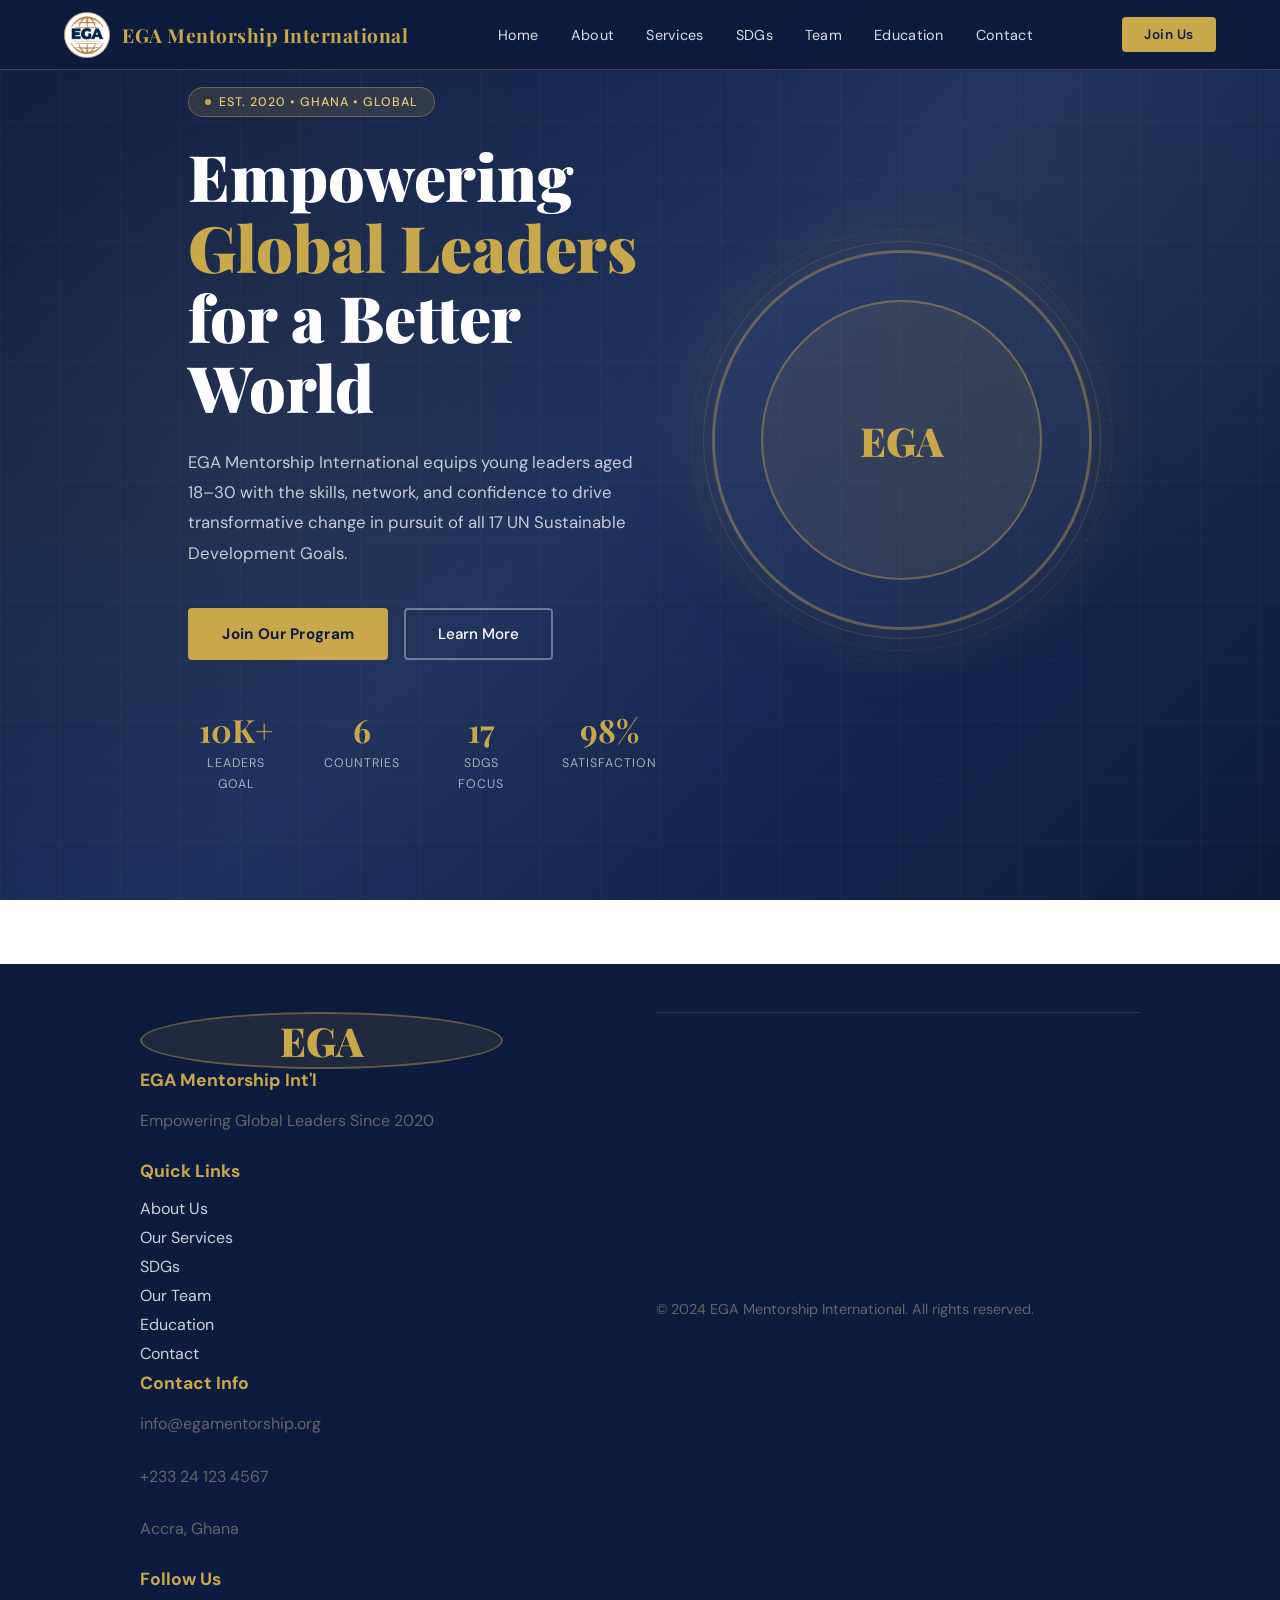
<file: index.html>
<!DOCTYPE html>
<html lang="en">
<head>
<meta charset="UTF-8">
<meta name="viewport" content="width=device-width, initial-scale=1.0">
<title>EGA Mentorship International | Empowering Global Leaders</title>
<link href="https://fonts.googleapis.com/css2?family=Playfair+Display:wght@400;600;700;900&family=DM+Sans:wght@300;400;500;600&display=swap" rel="stylesheet">
<link rel="stylesheet" href="styles.css">
</head>
<body>

<!-- NAVIGATION -->
<nav>
  <div class="nav-logo">
    <img src="ega.jpg" alt="EGA Logo" onerror="this.style.display='none'">
    <span>EGA Mentorship International</span>
  </div>
  <ul class="nav-links">
    <li><a href="index.html">Home</a></li>
    <li><a href="about.html">About</a></li>
    <li><a href="services.html">Services</a></li>
    <li><a href="sdgs.html">SDGs</a></li>
    <li><a href="team.html">Team</a></li>
    <li><a href="education.html">Education</a></li>
    <li><a href="contact.html">Contact</a></li>
  </ul>
  <a href="contact.html" class="nav-cta">Join Us</a>
  <div class="hamburger" onclick="toggleMenu()"><span></span><span></span><span></span></div>
</nav>

<!-- HERO -->
<section id="home">
  <div class="hero-bg"></div>
  <div class="hero-grid"></div>
  <div class="hero-content">
    <div class="hero-text">
      <div class="hero-badge">Est. 2020 &bull; Ghana &bull; Global</div>
      <h1 class="hero-title">
        Empowering<br><span class="accent">Global Leaders</span><br>for a Better World
      </h1>
      <p class="hero-sub">EGA Mentorship International equips young leaders aged 18–30 with the skills, network, and confidence to drive transformative change in pursuit of all 17 UN Sustainable Development Goals.</p>
      <div class="hero-actions">
        <a href="contact.html" class="btn-primary">Join Our Program</a>
        <a href="about.html" class="btn-outline">Learn More</a>
      </div>
      <div class="hero-stats">
        <div class="stat-item"><span class="stat-num">10K+</span><span class="stat-label">Leaders Goal</span></div>
        <div class="stat-item"><span class="stat-num">6</span><span class="stat-label">Countries</span></div>
        <div class="stat-item"><span class="stat-num">17</span><span class="stat-label">SDGs Focus</span></div>
        <div class="stat-item"><span class="stat-num">98%</span><span class="stat-label">Satisfaction</span></div>
      </div>
    </div>
    <div class="hero-logo-side">
      <div class="logo-circle">
        <img src="[data-uri]" alt="EGA MI Logo" onerror="this.outerHTML='<div style=\'width:75%;height:75%;background:rgba(201,168,76,0.1);border-radius:50%;border:2px solid rgba(201,168,76,0.4);display:flex;align-items:center;justify-content:center\'><span style=\'color:var(--gold);font-family:Playfair Display,serif;font-size:2.5rem;font-weight:900\'>EGA</span></div>'">
      </div>
    </div>
  </div>
</section>

<!-- FOOTER -->
<footer>
  <div class="container">
    <div class="footer-content">
      <div class="footer-section">
        <div class="footer-logo">
          <img src="[data-uri]" alt="EGA Logo" onerror="this.outerHTML='<div style=\'width:75%;height:75%;background:rgba(201,168,76,0.1);border-radius:50%;border:2px solid rgba(201,168,76,0.4);display:flex;align-items:center;justify-content:center\'><span style=\'color:var(--gold);font-family:Playfair Display,serif;font-size:2.5rem;font-weight:900\'>EGA</span></div>'">
          <h3>EGA Mentorship Int'l</h3>
          <p>Empowering Global Leaders Since 2020</p>
        </div>
        <div class="footer-links">
          <h4>Quick Links</h4>
          <ul>
            <li><a href="about.html">About Us</a></li>
            <li><a href="services.html">Our Services</a></li>
            <li><a href="sdgs.html">SDGs</a></li>
            <li><a href="team.html">Our Team</a></li>
            <li><a href="education.html">Education</a></li>
            <li><a href="contact.html">Contact</a></li>
          </ul>
        </div>
        <div class="footer-contact">
          <h4>Contact Info</h4>
          <p><i class="fas fa-envelope"></i> info@egamentorship.org</p>
          <p><i class="fas fa-phone"></i> +233 24 123 4567</p>
          <p><i class="fas fa-map-marker-alt"></i> Accra, Ghana</p>
        </div>
        <div class="footer-social">
          <h4>Follow Us</h4>
          <div class="social-links">
            <a href="#" class="social-link"><i class="fab fa-facebook-f"></i></a>
            <a href="#" class="social-link"><i class="fab fa-twitter"></i></a>
            <a href="#" class="social-link"><i class="fab fa-linkedin-in"></i></a>
            <a href="#" class="social-link"><i class="fab fa-instagram"></i></a>
          </div>
        </div>
      </div>
      <div class="footer-bottom">
        <p>&copy; 2024 EGA Mentorship International. All rights reserved.</p>
      </div>
    </div>
  </div>
</footer>

<script>
function toggleMenu() {
  const navLinks = document.querySelector('.nav-links');
  navLinks.classList.toggle('active');
}
</script>

</body>
</html>
</file>
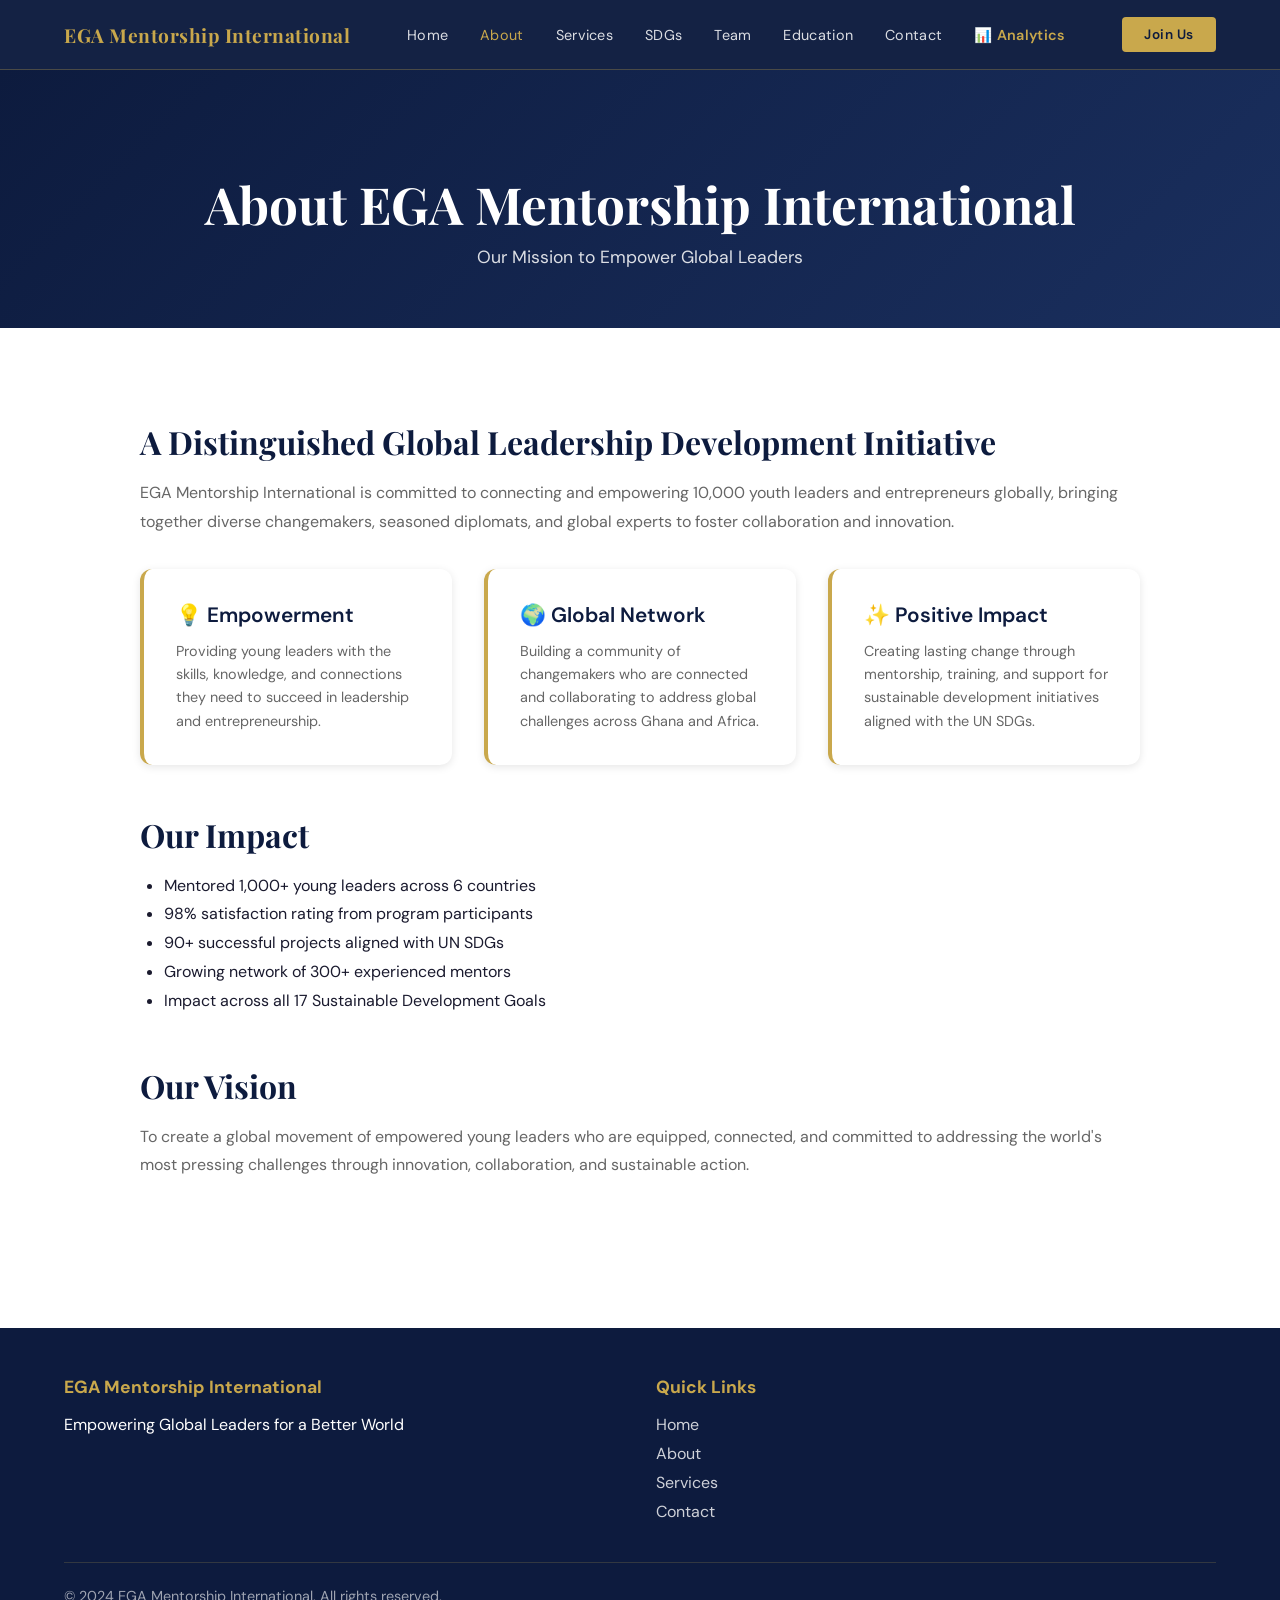
<file: about.html>
<!DOCTYPE html>
<html lang="en">
<head>
<meta charset="UTF-8">
<meta name="viewport" content="width=device-width, initial-scale=1.0">
<title>About | EGA Mentorship International</title>
<link href="https://fonts.googleapis.com/css2?family=Playfair+Display:wght@400;600;700;900&family=DM+Sans:wght@300;400;500;600&display=swap" rel="stylesheet">
<link rel="stylesheet" href="styles.css">
</head>
<body>

<!-- NAVIGATION -->
<nav>
  <div class="nav-logo">
    <span>EGA Mentorship International</span>
  </div>
  <ul class="nav-links">
    <li><a href="home.html">Home</a></li>
    <li><a href="about.html" class="active">About</a></li>
    <li><a href="services.html">Services</a></li>
    <li><a href="sdgs.html">SDGs</a></li>
    <li><a href="team.html">Team</a></li>
    <li><a href="education.html">Education</a></li>
    <li><a href="contact.html">Contact</a></li>
    <li><a href="analytics.html" style="color: #C9A84C; font-weight: 600;">📊 Analytics</a></li>
  </ul>
  <a href="contact.html" class="nav-cta">Join Us</a>
  <div class="hamburger" onclick="toggleMenu()"><span></span><span></span><span></span></div>
</nav>

<!-- PAGE HEADER -->
<section class="page-header">
  <h1>About EGA Mentorship International</h1>
  <p>Our Mission to Empower Global Leaders</p>
</section>

<!-- CONTENT -->
<section class="page-content">
  <div class="container">
    <h2>A Distinguished Global Leadership Development Initiative</h2>
    <p>EGA Mentorship International is committed to connecting and empowering 10,000 youth leaders and entrepreneurs globally, bringing together diverse changemakers, seasoned diplomats, and global experts to foster collaboration and innovation.</p>
    
    <div class="value-cards">
      <div class="value-card">
        <h3>💡 Empowerment</h3>
        <p>Providing young leaders with the skills, knowledge, and connections they need to succeed in leadership and entrepreneurship.</p>
      </div>
      <div class="value-card">
        <h3>🌍 Global Network</h3>
        <p>Building a community of changemakers who are connected and collaborating to address global challenges across Ghana and Africa.</p>
      </div>
      <div class="value-card">
        <h3>✨ Positive Impact</h3>
        <p>Creating lasting change through mentorship, training, and support for sustainable development initiatives aligned with the UN SDGs.</p>
      </div>
    </div>

    <h2 style="margin-top: 3rem;">Our Impact</h2>
    <ul style="line-height: 1.8; padding-left: 1.5rem;">
      <li>Mentored 1,000+ young leaders across 6 countries</li>
      <li>98% satisfaction rating from program participants</li>
      <li>90+ successful projects aligned with UN SDGs</li>
      <li>Growing network of 300+ experienced mentors</li>
      <li>Impact across all 17 Sustainable Development Goals</li>
    </ul>

    <h2 style="margin-top: 3rem;">Our Vision</h2>
    <p>To create a global movement of empowered young leaders who are equipped, connected, and committed to addressing the world's most pressing challenges through innovation, collaboration, and sustainable action.</p>
  </div>
</section>

<!-- FOOTER -->
<footer>
  <div class="footer-content">
    <div class="footer-section">
      <h3>EGA Mentorship International</h3>
      <p>Empowering Global Leaders for a Better World</p>
    </div>
    <div class="footer-section">
      <h4>Quick Links</h4>
      <ul>
        <li><a href="home.html">Home</a></li>
        <li><a href="about.html">About</a></li>
        <li><a href="services.html">Services</a></li>
        <li><a href="contact.html">Contact</a></li>
      </ul>
    </div>
  </div>
  <div class="footer-bottom">
    <p>&copy; 2024 EGA Mentorship International. All rights reserved.</p>
  </div>
</footer>

<script src="scripts.js"></script>
<script src="analytics.js"></script>
</body>
</html>
</file>
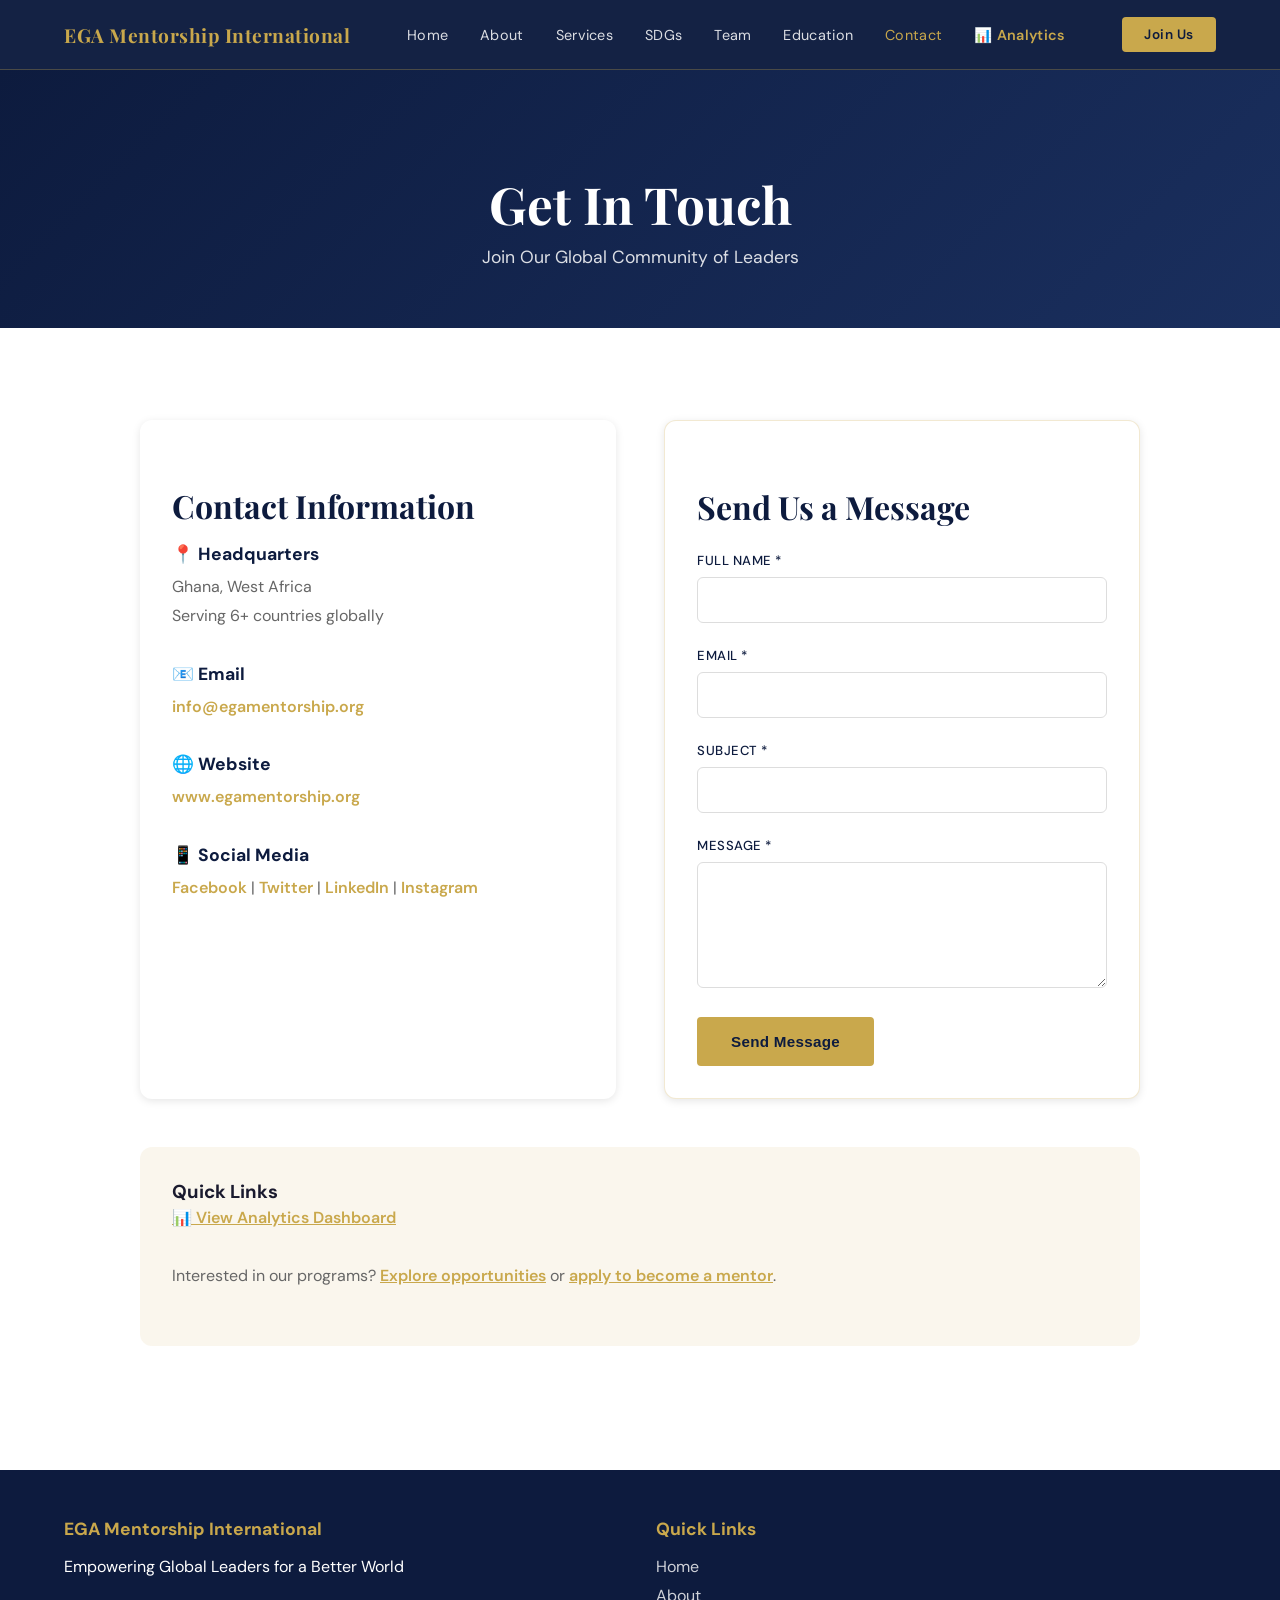
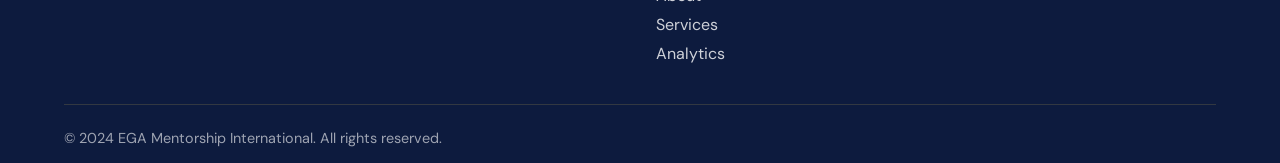
<file: contact.html>
<!DOCTYPE html>
<html lang="en">
<head>
<meta charset="UTF-8">
<meta name="viewport" content="width=device-width, initial-scale=1.0">
<title>Contact | EGA Mentorship International</title>
<link href="https://fonts.googleapis.com/css2?family=Playfair+Display:wght@400;600;700;900&family=DM+Sans:wght@300;400;500;600&display=swap" rel="stylesheet">
<link rel="stylesheet" href="styles.css">
</head>
<body>

<!-- NAVIGATION -->
<nav>
  <div class="nav-logo">
    <span>EGA Mentorship International</span>
  </div>
  <ul class="nav-links">
    <li><a href="home.html">Home</a></li>
    <li><a href="about.html">About</a></li>
    <li><a href="services.html">Services</a></li>
    <li><a href="sdgs.html">SDGs</a></li>
    <li><a href="team.html">Team</a></li>
    <li><a href="education.html">Education</a></li>
    <li><a href="contact.html" class="active">Contact</a></li>
    <li><a href="analytics.html" style="color: #C9A84C; font-weight: 600;">📊 Analytics</a></li>
  </ul>
  <a href="contact.html" class="nav-cta">Join Us</a>
  <div class="hamburger" onclick="toggleMenu()"><span></span><span></span><span></span></div>
</nav>

<!-- PAGE HEADER -->
<section class="page-header">
  <h1>Get In Touch</h1>
  <p>Join Our Global Community of Leaders</p>
</section>

<!-- CONTENT -->
<section class="page-content">
  <div class="container">
    <div class="contact-wrapper">
      <div class="contact-info">
        <h2>Contact Information</h2>
        <div class="info-item">
          <h4>📍 Headquarters</h4>
          <p>Ghana, West Africa<br>
          Serving 6+ countries globally</p>
        </div>
        <div class="info-item">
          <h4>📧 Email</h4>
          <p><a href="mailto:info@egamentorship.org">info@egamentorship.org</a></p>
        </div>
        <div class="info-item">
          <h4>🌐 Website</h4>
          <p><a href="https://www.egamentorship.org">www.egamentorship.org</a></p>
        </div>
        <div class="info-item">
          <h4>📱 Social Media</h4>
          <p>
            <a href="#">Facebook</a> | 
            <a href="#">Twitter</a> | 
            <a href="#">LinkedIn</a> | 
            <a href="#">Instagram</a>
          </p>
        </div>
      </div>

      <div class="contact-form">
        <h2>Send Us a Message</h2>
        <form>
          <div class="form-group">
            <label for="name">Full Name *</label>
            <input type="text" id="name" name="name" required>
          </div>
          <div class="form-group">
            <label for="email">Email *</label>
            <input type="email" id="email" name="email" required>
          </div>
          <div class="form-group">
            <label for="subject">Subject *</label>
            <input type="text" id="subject" name="subject" required>
          </div>
          <div class="form-group">
            <label for="message">Message *</label>
            <textarea id="message" name="message" rows="5" required></textarea>
          </div>
          <button type="submit" class="btn-primary">Send Message</button>
        </form>
      </div>
    </div>

    <div style="margin-top: 3rem; padding: 2rem; background: rgba(201,168,76,0.1); border-radius: 12px;">
      <h3>Quick Links</h3>
      <p>
        <a href="analytics.html" style="color: var(--gold); font-weight: 600; margin-right: 1rem;">📊 View Analytics Dashboard</a><br><br>
        Interested in our programs? <a href="home.html" style="color: var(--gold); font-weight: 600;">Explore opportunities</a> or 
        <a href="#" style="color: var(--gold); font-weight: 600;">apply to become a mentor</a>.
      </p>
    </div>
  </div>
</section>

<!-- FOOTER -->
<footer>
  <div class="footer-content">
    <div class="footer-section">
      <h3>EGA Mentorship International</h3>
      <p>Empowering Global Leaders for a Better World</p>
    </div>
    <div class="footer-section">
      <h4>Quick Links</h4>
      <ul>
        <li><a href="home.html">Home</a></li>
        <li><a href="about.html">About</a></li>
        <li><a href="services.html">Services</a></li>
        <li><a href="analytics.html">Analytics</a></li>
      </ul>
    </div>
  </div>
  <div class="footer-bottom">
    <p>&copy; 2024 EGA Mentorship International. All rights reserved.</p>
  </div>
</footer>

<style>
  .contact-wrapper {
    display: grid;
    grid-template-columns: 1fr 1fr;
    gap: 3rem;
    margin: 2rem 0;
  }

  .contact-info {
    background: white;
    padding: 2rem;
    border-radius: 12px;
    box-shadow: 0 2px 8px rgba(0,0,0,0.1);
  }

  .info-item {
    margin-bottom: 2rem;
  }

  .info-item h4 {
    color: var(--navy);
    margin-bottom: 0.5rem;
    font-size: 1.1rem;
  }

  .info-item p {
    color: #666;
    line-height: 1.8;
  }

  .info-item a {
    color: var(--gold);
    text-decoration: none;
    font-weight: 600;
  }

  .contact-form {
    background: white;
    padding: 2rem;
    border-radius: 12px;
    box-shadow: 0 2px 8px rgba(0,0,0,0.1);
  }

  .contact-form h2 {
    color: var(--navy);
    margin-bottom: 1.5rem;
    font-family: 'Playfair Display', serif;
  }

  .form-group {
    margin-bottom: 1.5rem;
  }

  .form-group label {
    display: block;
    margin-bottom: 0.5rem;
    color: var(--navy);
    font-weight: 500;
  }

  .form-group input,
  .form-group textarea {
    width: 100%;
    padding: 0.75rem;
    border: 1px solid #ddd;
    border-radius: 6px;
    font-family: inherit;
    font-size: 0.95rem;
  }

  .form-group input:focus,
  .form-group textarea:focus {
    outline: none;
    border-color: var(--gold);
    box-shadow: 0 0 0 3px rgba(201,168,76,0.1);
  }

  @media (max-width: 768px) {
    .contact-wrapper {
      grid-template-columns: 1fr;
    }
  }
</style>

<script src="scripts.js"></script>
<script src="analytics.js"></script>
<script>
async function submitContactForm(event) {
  event.preventDefault();
  const btn = event.target.querySelector('button[type="submit"]');
  btn.disabled = true;
  btn.textContent = '⏳ Sending...';
  
  const name = document.getElementById('name').value;
  const email = document.getElementById('email').value;
  const subject = document.getElementById('subject').value;
  const message = document.getElementById('message').value;
  
  try {
    // Send to backend API
    const response = await fetch('/api/contact', {
      method: 'POST',
      headers: {
        'Content-Type': 'application/json'
      },
      body: JSON.stringify({
        name: name,
        email: email,
        subject: subject,
        message: message
      })
    });
    
    const result = await response.json();
    
    if (response.ok) {
      // Track form submission in analytics
      if (typeof analytics !== 'undefined') {
        analytics.trackFormSubmit('Contact Form');
      }
      
      // Show success message
      alert(`✅ Thank you ${name}! Your message has been sent. We'll get back to you at ${email} soon.`);
      
      // Reset form
      event.target.reset();
      btn.textContent = 'Send Message';
      btn.disabled = false;
    } else {
      throw new Error(result.error || 'Failed to send message');
    }
  } catch (error) {
    console.error('Error:', error);
    alert(`❌ Error: ${error.message}. Please try again.`);
    btn.textContent = 'Send Message';
    btn.disabled = false;
  }
}
</script>
</body>
</html>
</file>
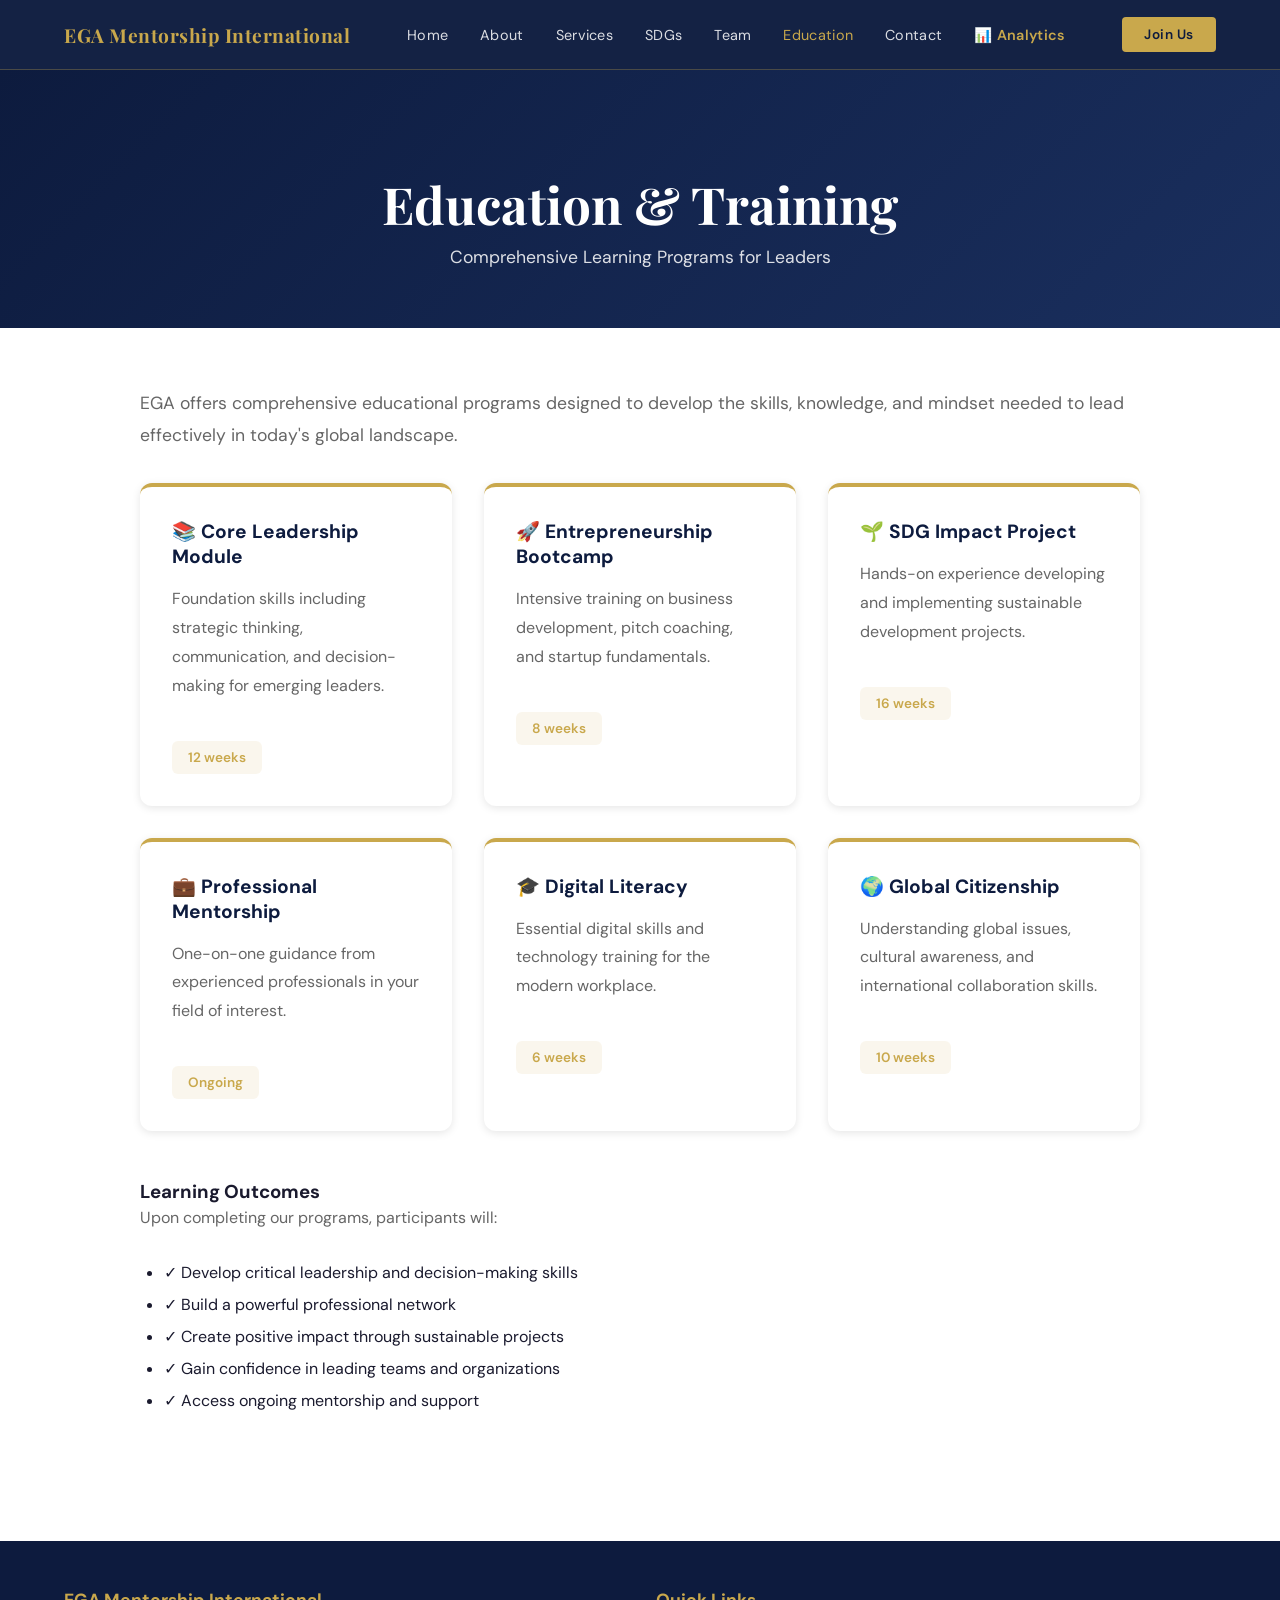
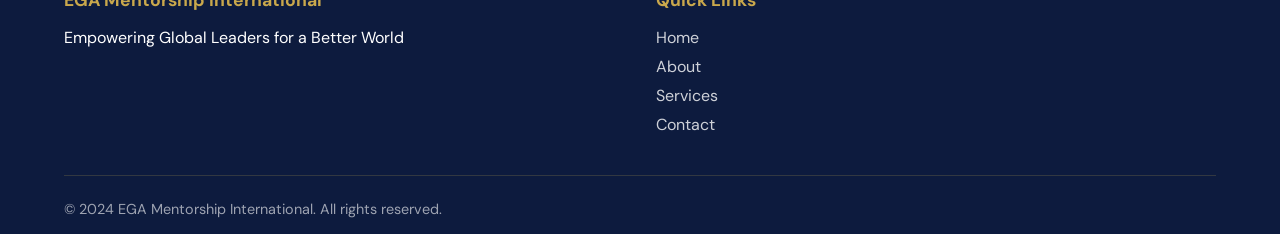
<file: education.html>
<!DOCTYPE html>
<html lang="en">
<head>
<meta charset="UTF-8">
<meta name="viewport" content="width=device-width, initial-scale=1.0">
<title>Education | EGA Mentorship International</title>
<link href="https://fonts.googleapis.com/css2?family=Playfair+Display:wght@400;600;700;900&family=DM+Sans:wght@300;400;500;600&display=swap" rel="stylesheet">
<link rel="stylesheet" href="styles.css">
</head>
<body>

<!-- NAVIGATION -->
<nav>
  <div class="nav-logo">
    <span>EGA Mentorship International</span>
  </div>
  <ul class="nav-links">
    <li><a href="home.html">Home</a></li>
    <li><a href="about.html">About</a></li>
    <li><a href="services.html">Services</a></li>
    <li><a href="sdgs.html">SDGs</a></li>
    <li><a href="team.html">Team</a></li>
    <li><a href="education.html" class="active">Education</a></li>
    <li><a href="contact.html">Contact</a></li>
    <li><a href="analytics.html" style="color: #C9A84C; font-weight: 600;">📊 Analytics</a></li>
  </ul>
  <a href="contact.html" class="nav-cta">Join Us</a>
  <div class="hamburger" onclick="toggleMenu()"><span></span><span></span><span></span></div>
</nav>

<!-- PAGE HEADER -->
<section class="page-header">
  <h1>Education & Training</h1>
  <p>Comprehensive Learning Programs for Leaders</p>
</section>

<!-- CONTENT -->
<section class="page-content">
  <div class="container">
    <p style="margin-bottom: 2rem; font-size: 1.1rem;">EGA offers comprehensive educational programs designed to develop the skills, knowledge, and mindset needed to lead effectively in today's global landscape.</p>
    
    <div class="education-grid">
      <div class="education-card">
        <h3>📚 Core Leadership Module</h3>
        <p>Foundation skills including strategic thinking, communication, and decision-making for emerging leaders.</p>
        <span class="program-length">12 weeks</span>
      </div>
      <div class="education-card">
        <h3>🚀 Entrepreneurship Bootcamp</h3>
        <p>Intensive training on business development, pitch coaching, and startup fundamentals.</p>
        <span class="program-length">8 weeks</span>
      </div>
      <div class="education-card">
        <h3>🌱 SDG Impact Project</h3>
        <p>Hands-on experience developing and implementing sustainable development projects.</p>
        <span class="program-length">16 weeks</span>
      </div>
      <div class="education-card">
        <h3>💼 Professional Mentorship</h3>
        <p>One-on-one guidance from experienced professionals in your field of interest.</p>
        <span class="program-length">Ongoing</span>
      </div>
      <div class="education-card">
        <h3>🎓 Digital Literacy</h3>
        <p>Essential digital skills and technology training for the modern workplace.</p>
        <span class="program-length">6 weeks</span>
      </div>
      <div class="education-card">
        <h3>🌍 Global Citizenship</h3>
        <p>Understanding global issues, cultural awareness, and international collaboration skills.</p>
        <span class="program-length">10 weeks</span>
      </div>
    </div>

    <div style="margin-top: 3rem;">
      <h3>Learning Outcomes</h3>
      <p>Upon completing our programs, participants will:</p>
      <ul style="line-height: 2; padding-left: 1.5rem;">
        <li>✓ Develop critical leadership and decision-making skills</li>
        <li>✓ Build a powerful professional network</li>
        <li>✓ Create positive impact through sustainable projects</li>
        <li>✓ Gain confidence in leading teams and organizations</li>
        <li>✓ Access ongoing mentorship and support</li>
      </ul>
    </div>
  </div>
</section>

<!-- FOOTER -->
<footer>
  <div class="footer-content">
    <div class="footer-section">
      <h3>EGA Mentorship International</h3>
      <p>Empowering Global Leaders for a Better World</p>
    </div>
    <div class="footer-section">
      <h4>Quick Links</h4>
      <ul>
        <li><a href="home.html">Home</a></li>
        <li><a href="about.html">About</a></li>
        <li><a href="services.html">Services</a></li>
        <li><a href="contact.html">Contact</a></li>
      </ul>
    </div>
  </div>
  <div class="footer-bottom">
    <p>&copy; 2024 EGA Mentorship International. All rights reserved.</p>
  </div>
</footer>

<style>
  .education-grid {
    display: grid;
    grid-template-columns: repeat(auto-fit, minmax(280px, 1fr));
    gap: 2rem;
    margin: 2rem 0;
  }

  .education-card {
    padding: 2rem;
    background: white;
    border-radius: 12px;
    box-shadow: 0 2px 8px rgba(0,0,0,0.1);
    transition: transform 0.3s, box-shadow 0.3s;
    border-top: 4px solid var(--gold);
  }

  .education-card:hover {
    transform: translateY(-5px);
    box-shadow: 0 4px 12px rgba(0,0,0,0.15);
  }

  .education-card h3 {
    color: var(--navy);
    margin-bottom: 1rem;
    font-size: 1.2rem;
  }

  .program-length {
    display: inline-block;
    margin-top: 1rem;
    padding: 0.5rem 1rem;
    background: rgba(201,168,76,0.1);
    color: var(--gold);
    border-radius: 6px;
    font-size: 0.85rem;
    font-weight: 600;
  }
</style>

<script src="scripts.js"></script>
<script src="analytics.js"></script>
</body>
</html>
</file>
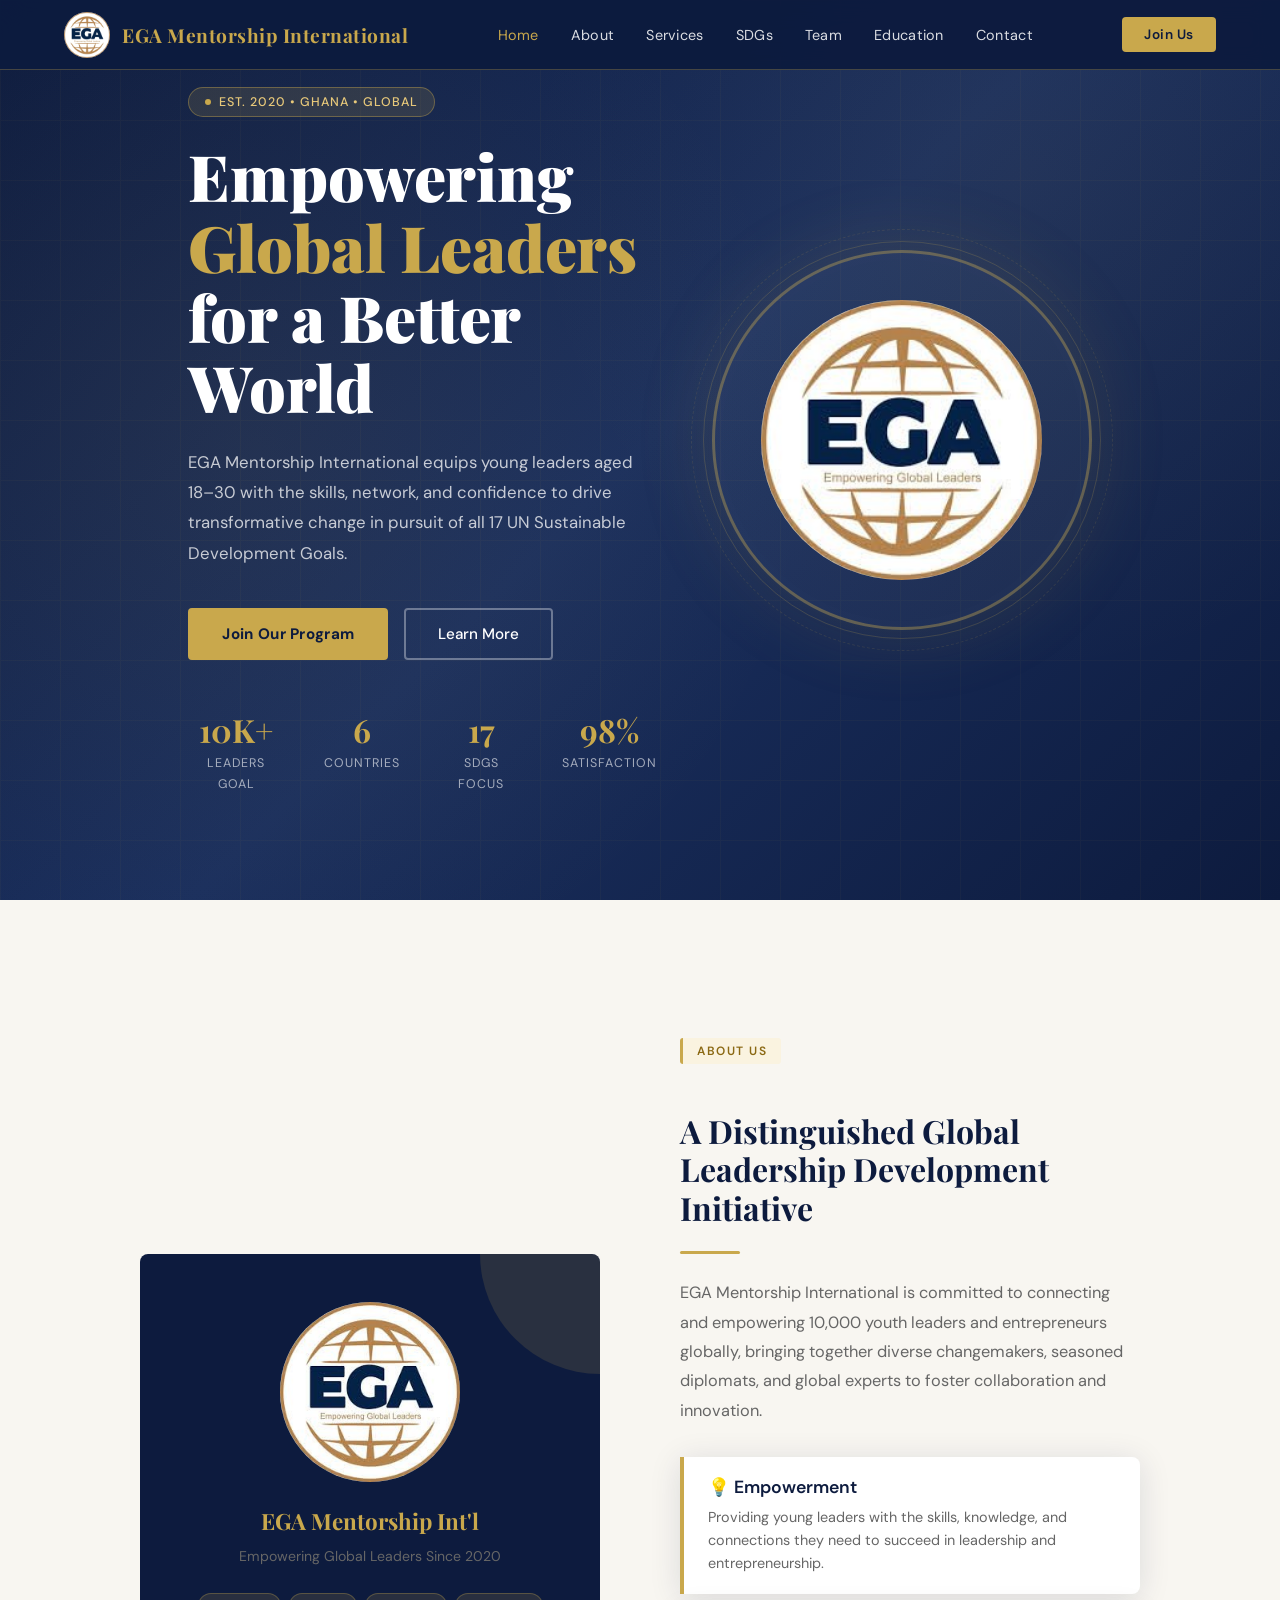
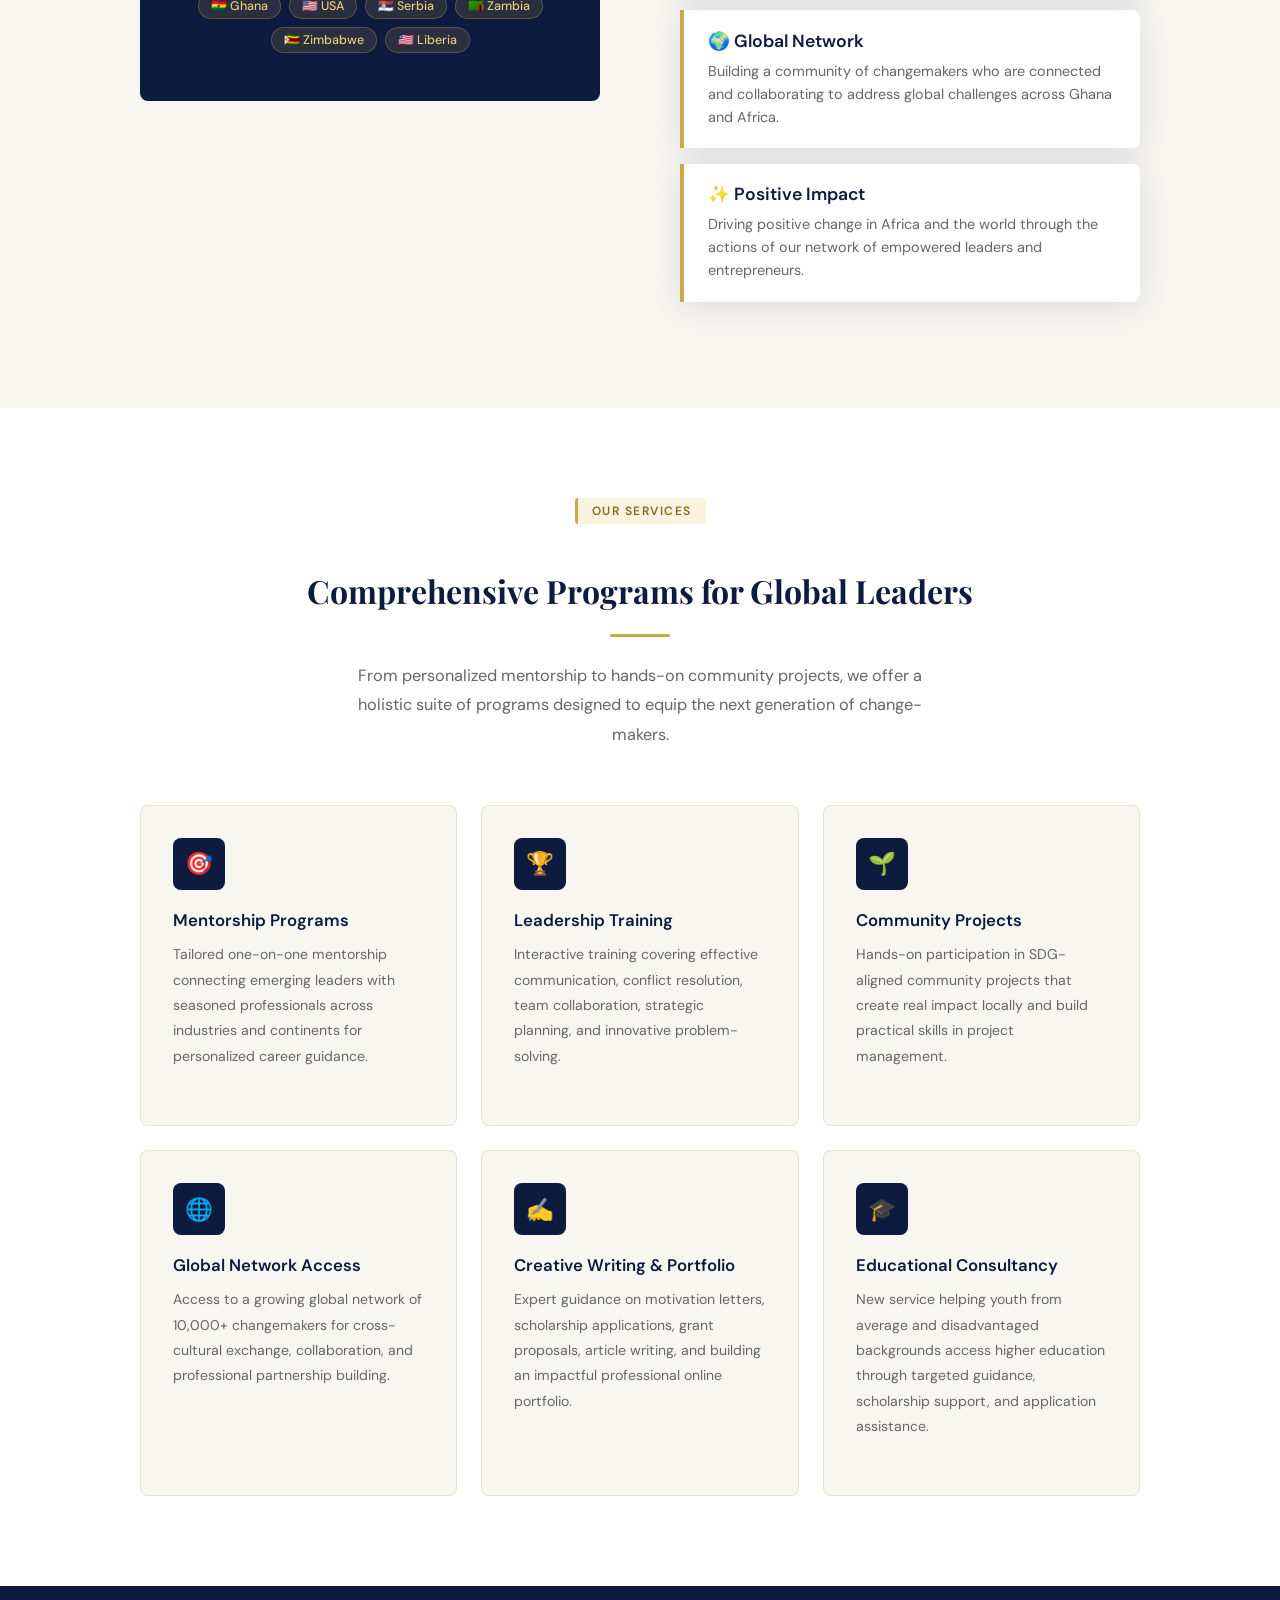
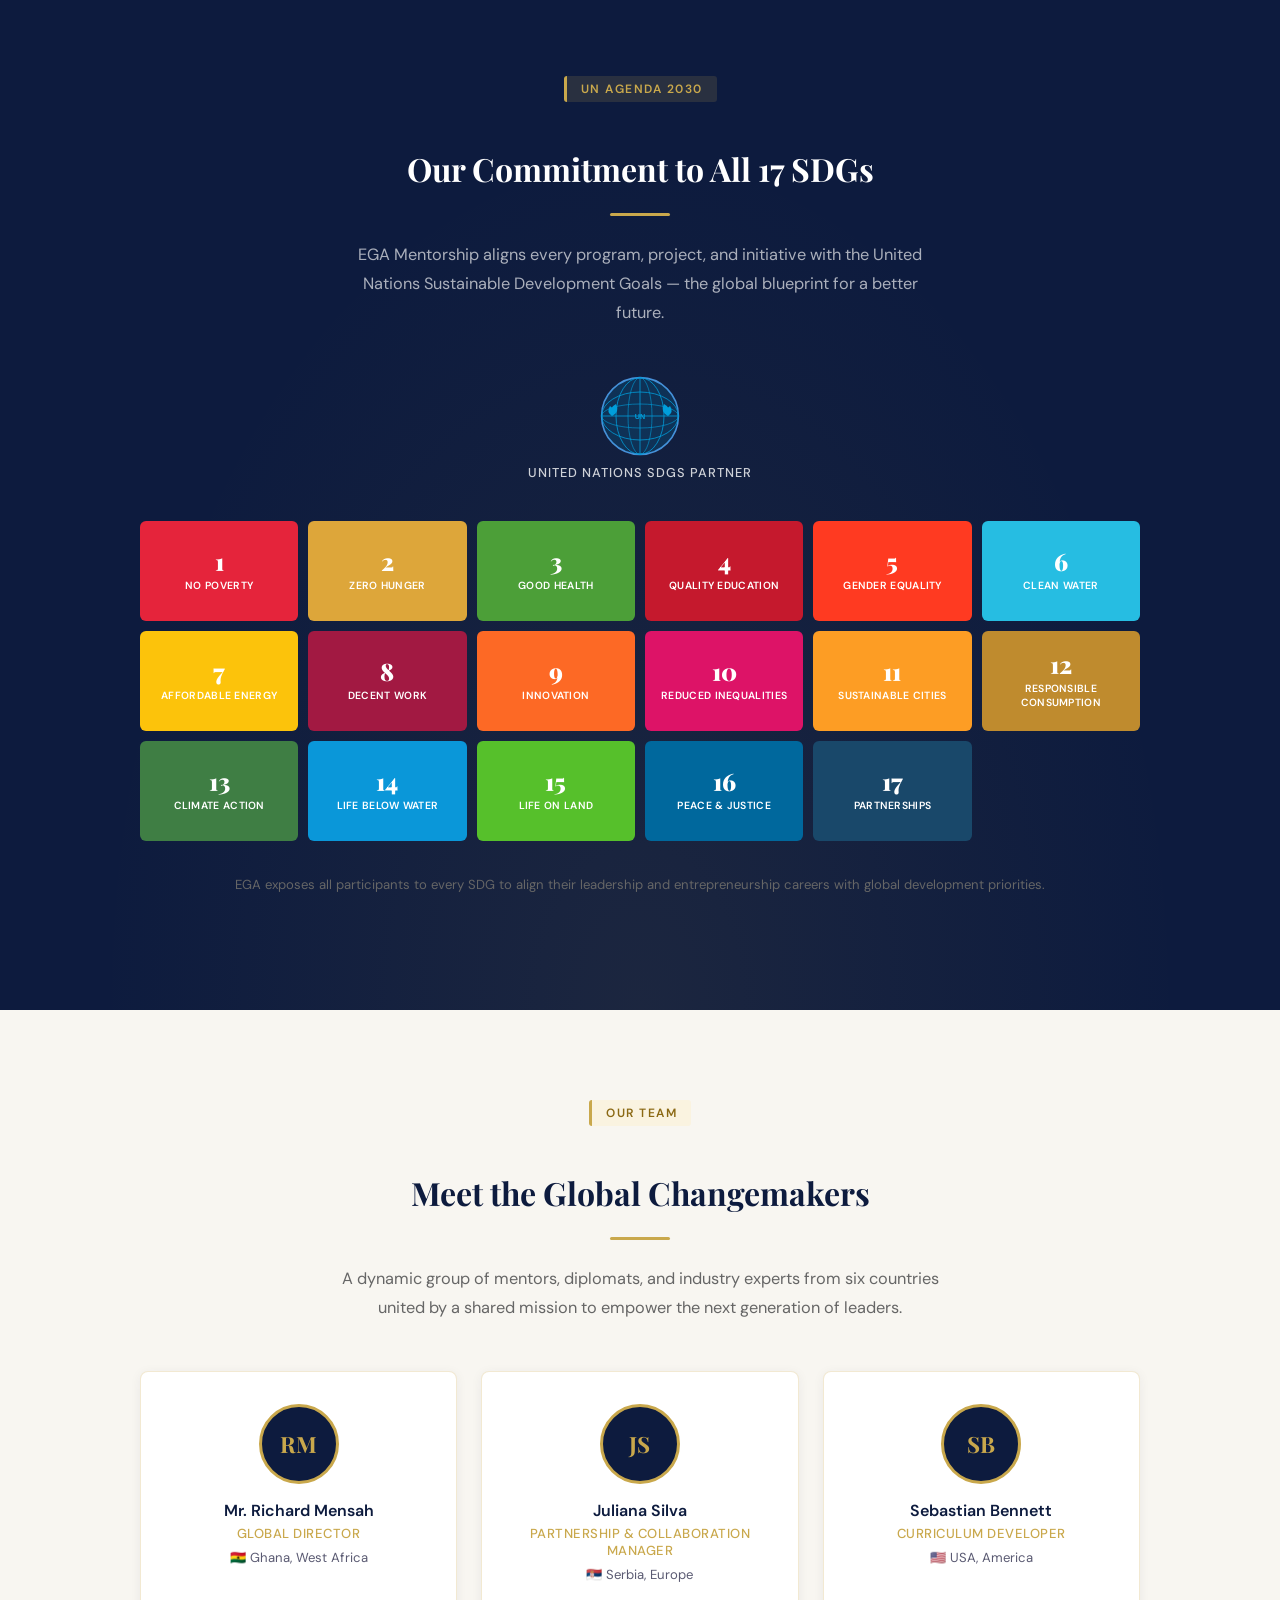
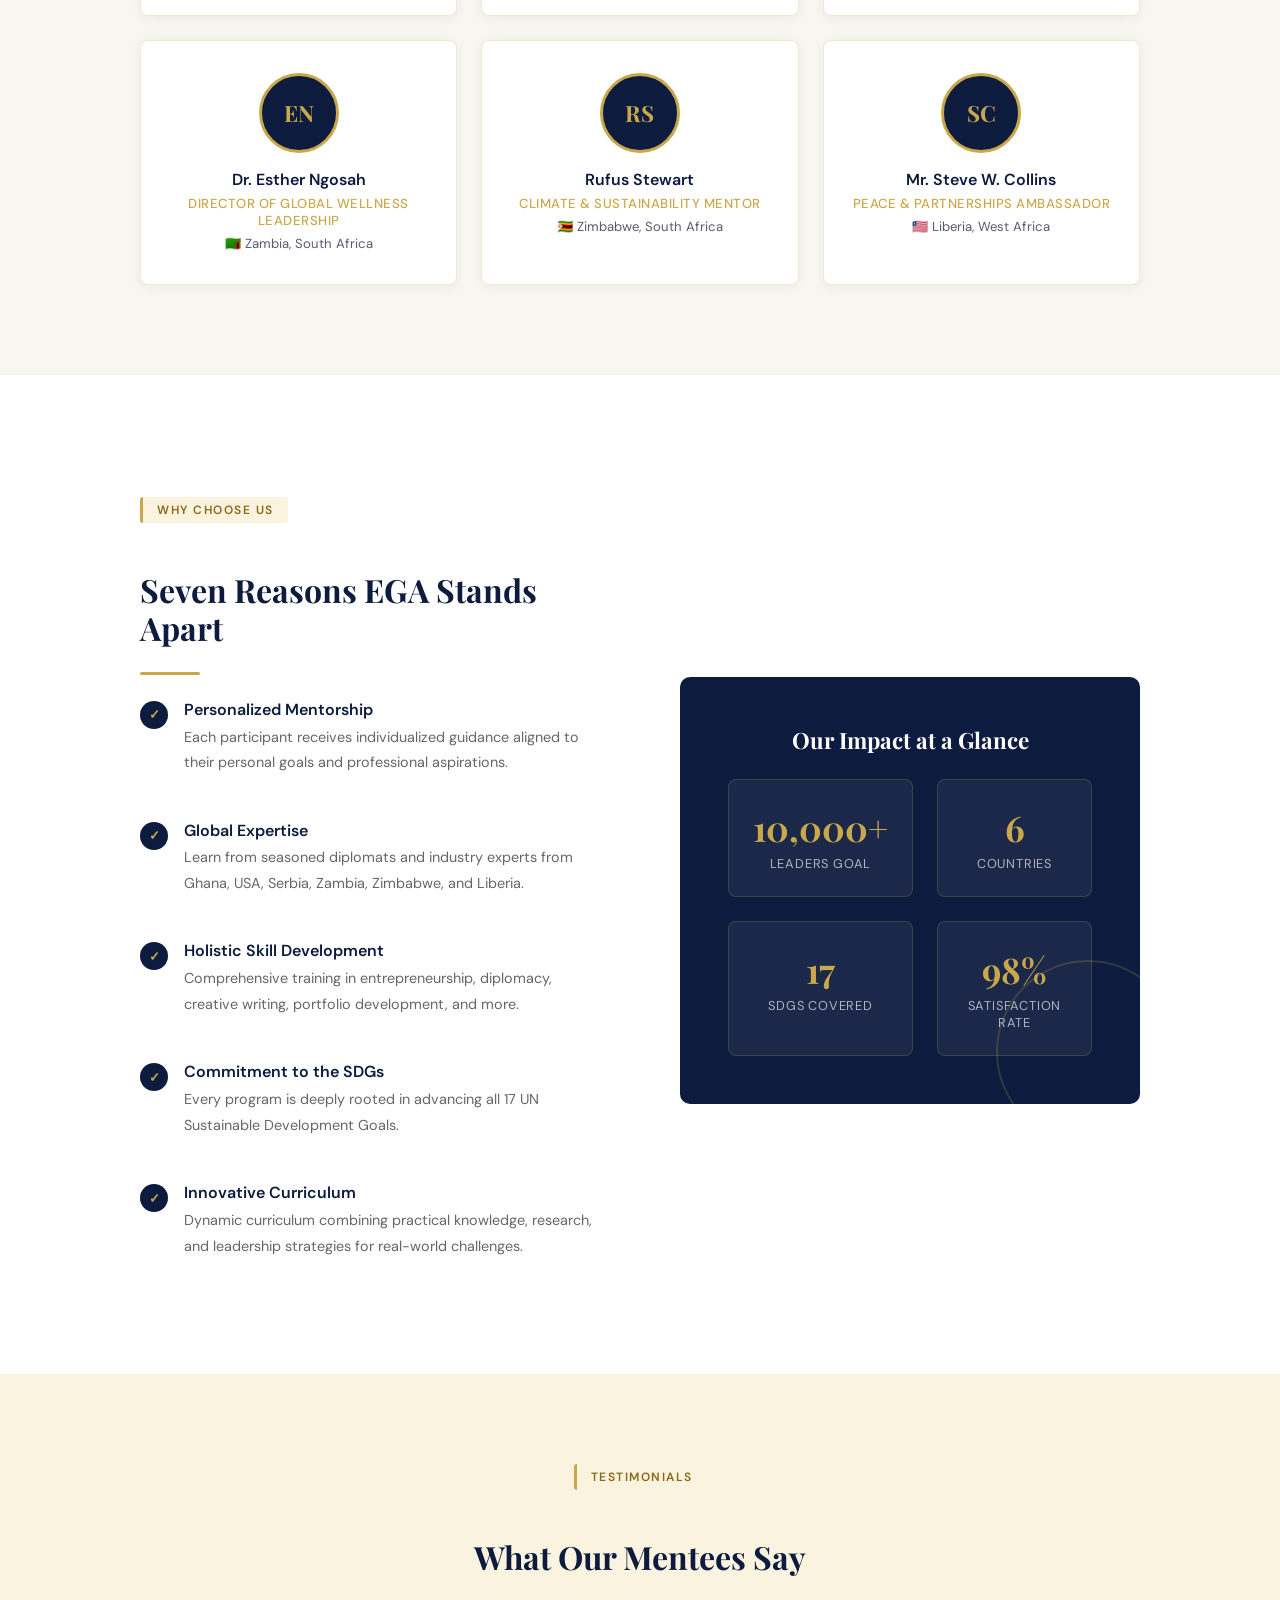
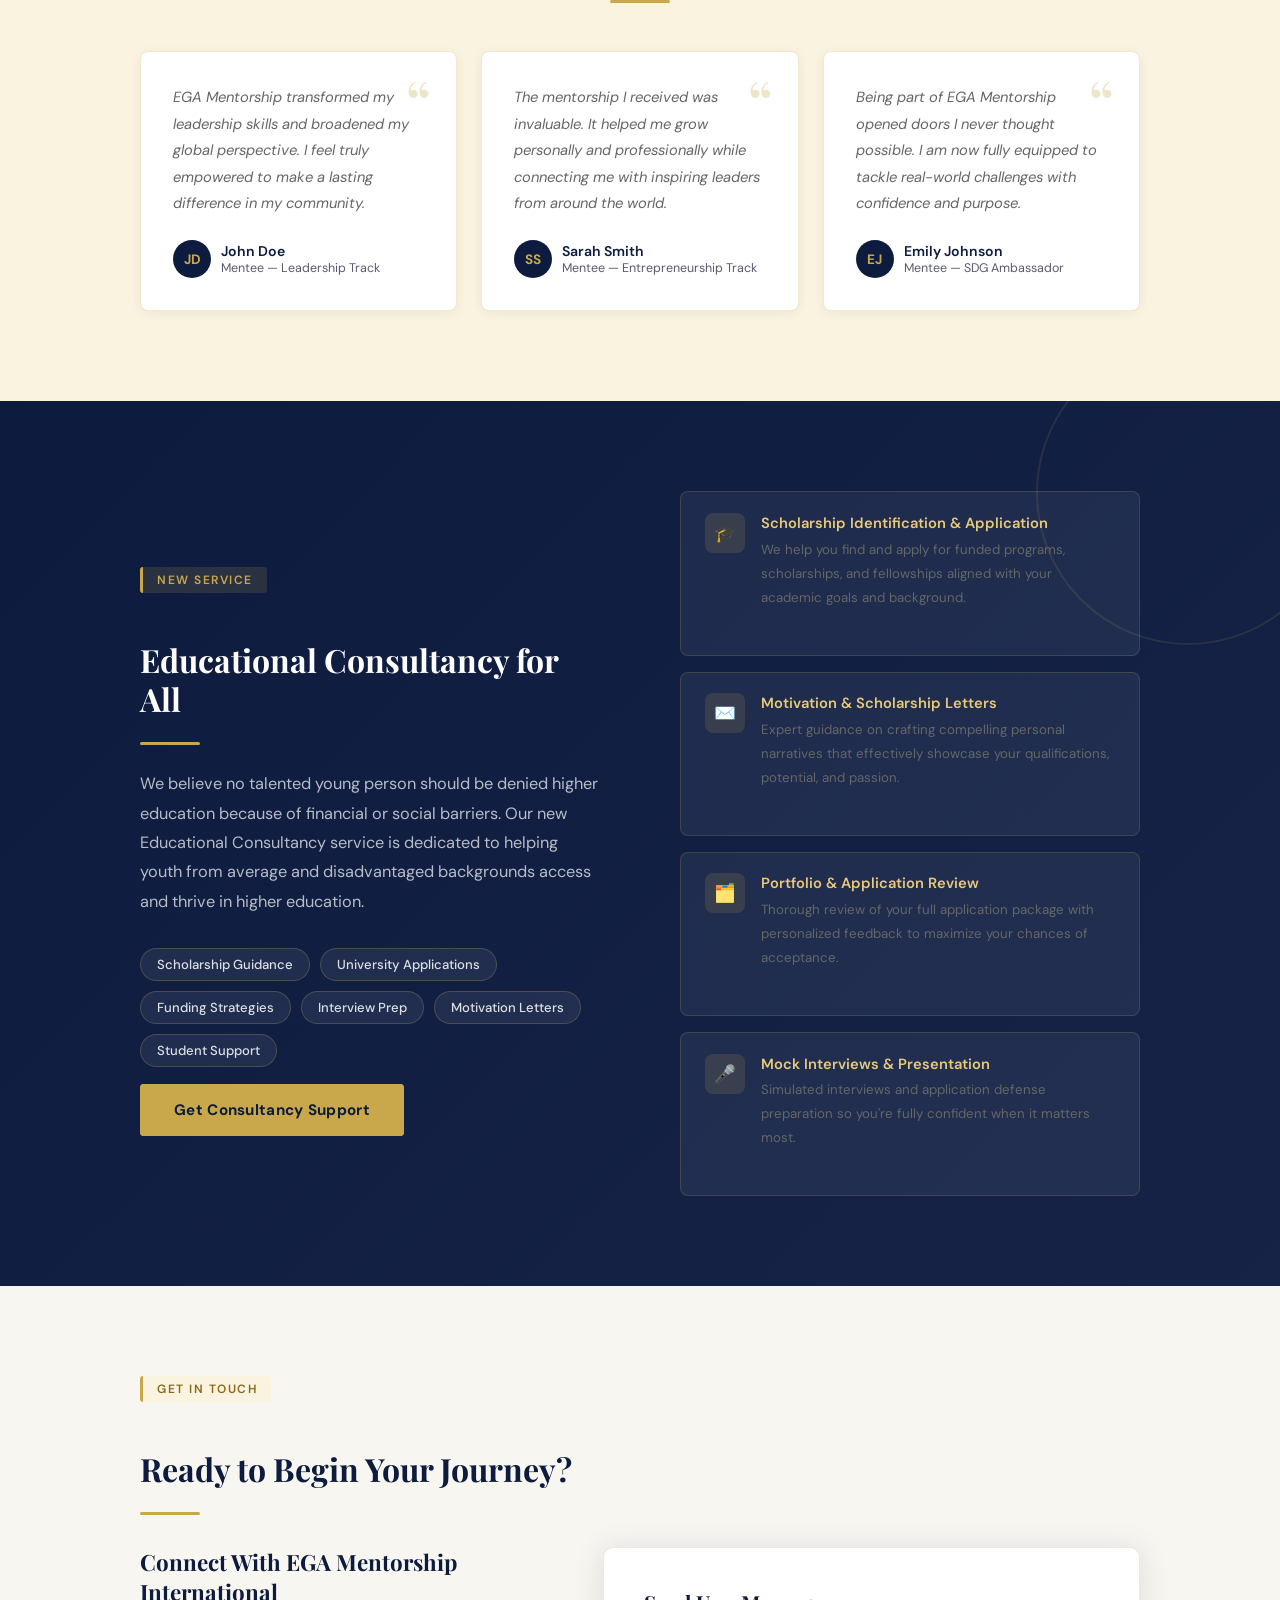
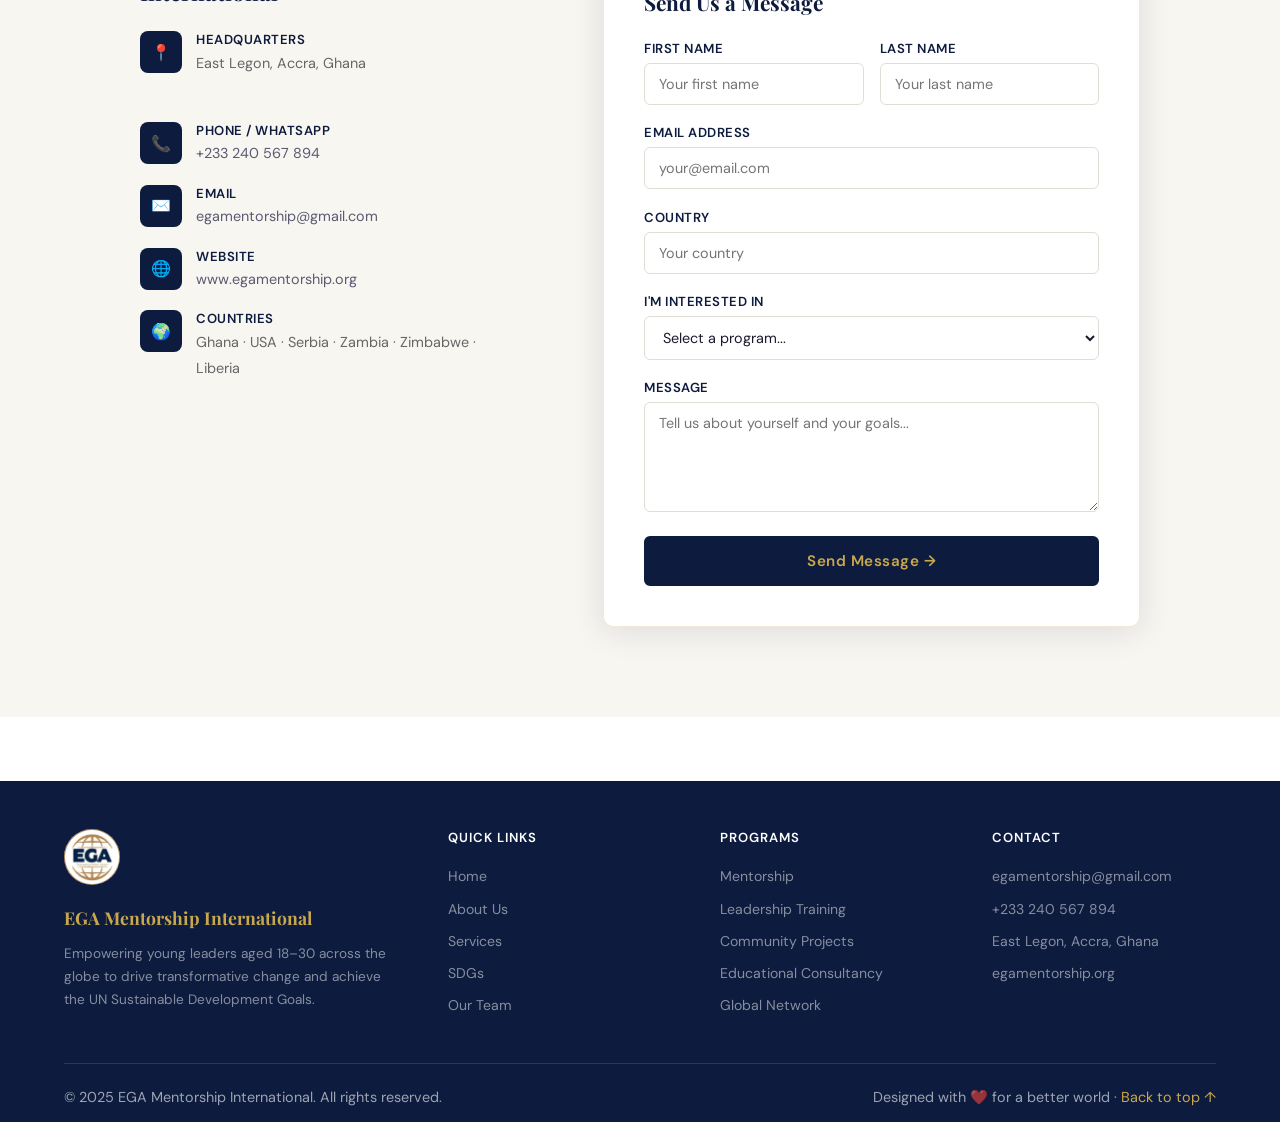
<file: EGA_Website_index.html>
<!DOCTYPE html>
<html lang="en">
<head>
<meta charset="UTF-8">
<meta name="viewport" content="width=device-width, initial-scale=1.0">
<title>EGA Mentorship International | Empowering Global Leaders</title>
<link href="https://fonts.googleapis.com/css2?family=Playfair+Display:wght@400;600;700;900&family=DM+Sans:wght@300;400;500;600&display=swap" rel="stylesheet">
<link rel="stylesheet" href="styles.css">
</head>
<body>

<!-- NAVIGATION -->


</head>
<body>

<!-- NAVIGATION -->
<nav>
  <div class="nav-logo">
    <img src="ega.jpg" alt="EGA Logo" onerror="this.style.display='none'">
    <span>EGA Mentorship International</span>
  </div>
  <ul class="nav-links">
    <li><a href="#home">Home</a></li>
    <li><a href="#about">About</a></li>
    <li><a href="#services">Services</a></li>
    <li><a href="#sdgs">SDGs</a></li>
    <li><a href="#team">Team</a></li>
    <li><a href="#education">Education</a></li>
    <li><a href="#contact">Contact</a></li>
  </ul>
  <a href="#contact" class="nav-cta">Join Us</a>
  <div class="hamburger" onclick="toggleMenu()"><span></span><span></span><span></span></div>
</nav>

<!-- HERO -->
<section id="home">
  <div class="hero-bg"></div>
  <div class="hero-grid"></div>
  <div class="hero-content">
    <div class="hero-text">
      <div class="hero-badge">Est. 2020 &bull; Ghana &bull; Global</div>
      <h1 class="hero-title">
        Empowering<br><span class="accent">Global Leaders</span><br>for a Better World
      </h1>
      <p class="hero-sub">EGA Mentorship International equips young leaders aged 18–30 with the skills, network, and confidence to drive transformative change in pursuit of all 17 UN Sustainable Development Goals.</p>
      <div class="hero-actions">
        <a href="#contact" class="btn-primary">Join Our Program</a>
        <a href="#about" class="btn-outline">Learn More</a>
      </div>
      <div class="hero-stats">
        <div class="stat-item"><span class="stat-num">10K+</span><span class="stat-label">Leaders Goal</span></div>
        <div class="stat-item"><span class="stat-num">6</span><span class="stat-label">Countries</span></div>
        <div class="stat-item"><span class="stat-num">17</span><span class="stat-label">SDGs Focus</span></div>
        <div class="stat-item"><span class="stat-num">98%</span><span class="stat-label">Satisfaction</span></div>
      </div>
    </div>
    <div class="hero-logo-side">
      <div class="logo-circle">
        <img src="[data-uri]" alt="EGA Mentorship International" onerror="this.outerHTML='<div style=\'width:75%;height:75%;background:rgba(201,168,76,0.1);border-radius:50%;border:2px solid rgba(201,168,76,0.4);display:flex;align-items:center;justify-content:center\'><span style=\'color:var(--gold);font-family:Playfair Display,serif;font-size:2.5rem;font-weight:900\'>EGA</span></div>'">
      </div>
    </div>
  </div>
</section>

<!-- ABOUT -->
<section id="about">
  <div class="container">
    <div class="about-grid reveal">
      <div class="about-img-wrap">
        <div class="about-img-box">
          <img class="big-logo" src="[data-uri]" alt="EGA MI Logo" onerror="this.outerHTML='<div class=\'big-logo\' style=\'width:180px;height:180px;background:rgba(201,168,76,0.1);border-radius:50%;border:3px solid rgba(201,168,76,0.5);display:flex;align-items:center;justify-content:center;margin:0 auto 1.5rem\'><span style=\'color:var(--gold);font-family:Playfair Display,serif;font-size:2.2rem;font-weight:900\'>EGA</span></div>'">
          <h3>EGA Mentorship Int'l</h3>
          <p>Empowering Global Leaders Since 2020</p>
          <div class="countries-strip">
            <span class="country-pill">🇬🇭 Ghana</span>
            <span class="country-pill">🇺🇸 USA</span>
            <span class="country-pill">🇷🇸 Serbia</span>
            <span class="country-pill">🇿🇲 Zambia</span>
            <span class="country-pill">🇿🇼 Zimbabwe</span>
            <span class="country-pill">🇱🇷 Liberia</span>
          </div>
        </div>
      </div>
      <div class="about-text">
        <span class="section-tag">About Us</span>
        <h2 class="section-title">A Distinguished Global Leadership Development Initiative</h2>
        <div class="divider"></div>
        <p class="section-sub" style="margin-bottom: 2rem;">EGA Mentorship International is committed to connecting and empowering 10,000 youth leaders and entrepreneurs globally, bringing together diverse changemakers, seasoned diplomats, and global experts to foster collaboration and innovation.</p>
        <div class="value-card">
          <h4>💡 Empowerment</h4>
          <p>Providing young leaders with the skills, knowledge, and connections they need to succeed in leadership and entrepreneurship.</p>
        </div>
        <div class="value-card">
          <h4>🌍 Global Network</h4>
          <p>Building a community of changemakers who are connected and collaborating to address global challenges across Ghana and Africa.</p>
        </div>
        <div class="value-card">
          <h4>✨ Positive Impact</h4>
          <p>Driving positive change in Africa and the world through the actions of our network of empowered leaders and entrepreneurs.</p>
        </div>
      </div>
    </div>
  </div>
</section>

<!-- SERVICES -->
<section id="services">
  <div class="container">
    <div class="services-header reveal">
      <span class="section-tag">Our Services</span>
      <h2 class="section-title">Comprehensive Programs for Global Leaders</h2>
      <div class="divider"></div>
      <p class="section-sub">From personalized mentorship to hands-on community projects, we offer a holistic suite of programs designed to equip the next generation of change-makers.</p>
    </div>
    <div class="services-grid">
      <div class="service-card reveal">
        <div class="service-icon">🎯</div>
        <h3>Mentorship Programs</h3>
        <p>Tailored one-on-one mentorship connecting emerging leaders with seasoned professionals across industries and continents for personalized career guidance.</p>
      </div>
      <div class="service-card reveal">
        <div class="service-icon">🏆</div>
        <h3>Leadership Training</h3>
        <p>Interactive training covering effective communication, conflict resolution, team collaboration, strategic planning, and innovative problem-solving.</p>
      </div>
      <div class="service-card reveal">
        <div class="service-icon">🌱</div>
        <h3>Community Projects</h3>
        <p>Hands-on participation in SDG-aligned community projects that create real impact locally and build practical skills in project management.</p>
      </div>
      <div class="service-card reveal">
        <div class="service-icon">🌐</div>
        <h3>Global Network Access</h3>
        <p>Access to a growing global network of 10,000+ changemakers for cross-cultural exchange, collaboration, and professional partnership building.</p>
      </div>
      <div class="service-card reveal">
        <div class="service-icon">✍️</div>
        <h3>Creative Writing & Portfolio</h3>
        <p>Expert guidance on motivation letters, scholarship applications, grant proposals, article writing, and building an impactful professional online portfolio.</p>
      </div>
      <div class="service-card reveal">
        <div class="service-icon">🎓</div>
        <h3>Educational Consultancy</h3>
        <p>New service helping youth from average and disadvantaged backgrounds access higher education through targeted guidance, scholarship support, and application assistance.</p>
      </div>
    </div>
  </div>
</section>

<!-- SDGs -->
<section id="sdgs">
  <div class="container">
    <div class="sdgs-header reveal">
      <span class="section-tag">UN Agenda 2030</span>
      <h2 class="section-title">Our Commitment to All 17 SDGs</h2>
      <div class="divider"></div>
      <p class="section-sub">EGA Mentorship aligns every program, project, and initiative with the United Nations Sustainable Development Goals — the global blueprint for a better future.</p>
    </div>
    <div class="un-logo-area reveal">
      <div class="un-emblem">
        <!-- UN Logo SVG Emblem -->
        <svg class="un-logo-svg" viewBox="0 0 200 200" xmlns="http://www.w3.org/2000/svg">
          <circle cx="100" cy="100" r="96" fill="none" stroke="#4A90D9" stroke-width="4"/>
          <circle cx="100" cy="100" r="96" fill="#009EDB" opacity="0.15"/>
          <!-- Globe lines -->
          <ellipse cx="100" cy="100" rx="60" ry="96" fill="none" stroke="#009EDB" stroke-width="2"/>
          <ellipse cx="100" cy="100" rx="96" ry="60" fill="none" stroke="#009EDB" stroke-width="2"/>
          <ellipse cx="100" cy="100" rx="30" ry="96" fill="none" stroke="#009EDB" stroke-width="1.5"/>
          <ellipse cx="100" cy="100" rx="96" ry="30" fill="none" stroke="#009EDB" stroke-width="1.5"/>
          <line x1="4" y1="100" x2="196" y2="100" stroke="#009EDB" stroke-width="2"/>
          <line x1="100" y1="4" x2="100" y2="196" stroke="#009EDB" stroke-width="2"/>
          <!-- Olive branches -->
          <path d="M30,100 Q20,80 40,70 Q50,90 30,100Z" fill="#009EDB"/>
          <path d="M30,100 Q15,90 25,75 Q40,85 30,100Z" fill="#009EDB"/>
          <path d="M170,100 Q180,80 160,70 Q150,90 170,100Z" fill="#009EDB"/>
          <path d="M170,100 Q185,90 175,75 Q160,85 170,100Z" fill="#009EDB"/>
          <text x="100" y="108" text-anchor="middle" fill="#009EDB" font-size="18" font-weight="900" font-family="Arial, sans-serif">UN</text>
        </svg>
        <span class="un-label">United Nations SDGs Partner</span>
      </div>
    </div>
    <div class="sdgs-grid reveal">
      <div class="sdg-tile sdg-1"><span class="sdg-num">1</span><span class="sdg-name">No Poverty</span></div>
      <div class="sdg-tile sdg-2"><span class="sdg-num">2</span><span class="sdg-name">Zero Hunger</span></div>
      <div class="sdg-tile sdg-3"><span class="sdg-num">3</span><span class="sdg-name">Good Health</span></div>
      <div class="sdg-tile sdg-4"><span class="sdg-num">4</span><span class="sdg-name">Quality Education</span></div>
      <div class="sdg-tile sdg-5"><span class="sdg-num">5</span><span class="sdg-name">Gender Equality</span></div>
      <div class="sdg-tile sdg-6"><span class="sdg-num">6</span><span class="sdg-name">Clean Water</span></div>
      <div class="sdg-tile sdg-7"><span class="sdg-num">7</span><span class="sdg-name">Affordable Energy</span></div>
      <div class="sdg-tile sdg-8"><span class="sdg-num">8</span><span class="sdg-name">Decent Work</span></div>
      <div class="sdg-tile sdg-9"><span class="sdg-num">9</span><span class="sdg-name">Innovation</span></div>
      <div class="sdg-tile sdg-10"><span class="sdg-num">10</span><span class="sdg-name">Reduced Inequalities</span></div>
      <div class="sdg-tile sdg-11"><span class="sdg-num">11</span><span class="sdg-name">Sustainable Cities</span></div>
      <div class="sdg-tile sdg-12"><span class="sdg-num">12</span><span class="sdg-name">Responsible Consumption</span></div>
      <div class="sdg-tile sdg-13"><span class="sdg-num">13</span><span class="sdg-name">Climate Action</span></div>
      <div class="sdg-tile sdg-14"><span class="sdg-num">14</span><span class="sdg-name">Life Below Water</span></div>
      <div class="sdg-tile sdg-15"><span class="sdg-num">15</span><span class="sdg-name">Life on Land</span></div>
      <div class="sdg-tile sdg-16"><span class="sdg-num">16</span><span class="sdg-name">Peace & Justice</span></div>
      <div class="sdg-tile sdg-17"><span class="sdg-num">17</span><span class="sdg-name">Partnerships</span></div>
    </div>
    <p class="sdg-note">EGA exposes all participants to every SDG to align their leadership and entrepreneurship careers with global development priorities.</p>
  </div>
</section>

<!-- TEAM -->
<section id="team">
  <div class="container">
    <div class="team-header reveal">
      <span class="section-tag">Our Team</span>
      <h2 class="section-title">Meet the Global Changemakers</h2>
      <div class="divider"></div>
      <p class="section-sub" style="margin:0 auto;">A dynamic group of mentors, diplomats, and industry experts from six countries united by a shared mission to empower the next generation of leaders.</p>
    </div>
    <div class="team-grid">
      <div class="team-card reveal">
        <div class="avatar">RM</div>
        <h3>Mr. Richard Mensah</h3>
        <div class="role">Global Director</div>
        <div class="country">🇬🇭 Ghana, West Africa</div>
      </div>
      <div class="team-card reveal">
        <div class="avatar">JS</div>
        <h3>Juliana Silva</h3>
        <div class="role">Partnership & Collaboration Manager</div>
        <div class="country">🇷🇸 Serbia, Europe</div>
      </div>
      <div class="team-card reveal">
        <div class="avatar">SB</div>
        <h3>Sebastian Bennett</h3>
        <div class="role">Curriculum Developer</div>
        <div class="country">🇺🇸 USA, America</div>
      </div>
      <div class="team-card reveal">
        <div class="avatar">EN</div>
        <h3>Dr. Esther Ngosah</h3>
        <div class="role">Director of Global Wellness Leadership</div>
        <div class="country">🇿🇲 Zambia, South Africa</div>
      </div>
      <div class="team-card reveal">
        <div class="avatar">RS</div>
        <h3>Rufus Stewart</h3>
        <div class="role">Climate & Sustainability Mentor</div>
        <div class="country">🇿🇼 Zimbabwe, South Africa</div>
      </div>
      <div class="team-card reveal">
        <div class="avatar">SC</div>
        <h3>Mr. Steve W. Collins</h3>
        <div class="role">Peace & Partnerships Ambassador</div>
        <div class="country">🇱🇷 Liberia, West Africa</div>
      </div>
    </div>
  </div>
</section>

<!-- WHY EGA -->
<section id="why">
  <div class="container">
    <div class="why-grid">
      <div class="reveal">
        <span class="section-tag">Why Choose Us</span>
        <h2 class="section-title">Seven Reasons EGA Stands Apart</h2>
        <div class="divider"></div>
        <ul class="why-list">
          <li class="why-item">
            <div class="why-check">✓</div>
            <div class="why-item-text"><h4>Personalized Mentorship</h4><p>Each participant receives individualized guidance aligned to their personal goals and professional aspirations.</p></div>
          </li>
          <li class="why-item">
            <div class="why-check">✓</div>
            <div class="why-item-text"><h4>Global Expertise</h4><p>Learn from seasoned diplomats and industry experts from Ghana, USA, Serbia, Zambia, Zimbabwe, and Liberia.</p></div>
          </li>
          <li class="why-item">
            <div class="why-check">✓</div>
            <div class="why-item-text"><h4>Holistic Skill Development</h4><p>Comprehensive training in entrepreneurship, diplomacy, creative writing, portfolio development, and more.</p></div>
          </li>
          <li class="why-item">
            <div class="why-check">✓</div>
            <div class="why-item-text"><h4>Commitment to the SDGs</h4><p>Every program is deeply rooted in advancing all 17 UN Sustainable Development Goals.</p></div>
          </li>
          <li class="why-item">
            <div class="why-check">✓</div>
            <div class="why-item-text"><h4>Innovative Curriculum</h4><p>Dynamic curriculum combining practical knowledge, research, and leadership strategies for real-world challenges.</p></div>
          </li>
        </ul>
      </div>
      <div class="reveal">
        <div class="impact-box">
          <h3>Our Impact at a Glance</h3>
          <div class="impact-stats">
            <div class="impact-stat"><span class="num">10,000+</span><span class="lbl">Leaders Goal</span></div>
            <div class="impact-stat"><span class="num">6</span><span class="lbl">Countries</span></div>
            <div class="impact-stat"><span class="num">17</span><span class="lbl">SDGs Covered</span></div>
            <div class="impact-stat"><span class="num">98%</span><span class="lbl">Satisfaction Rate</span></div>
          </div>
        </div>
      </div>
    </div>
  </div>
</section>

<!-- TESTIMONIALS -->
<section id="testimonials">
  <div class="container">
    <div class="test-header reveal">
      <span class="section-tag">Testimonials</span>
      <h2 class="section-title">What Our Mentees Say</h2>
      <div class="divider"></div>
    </div>
    <div class="test-grid">
      <div class="test-card reveal">
        <p>EGA Mentorship transformed my leadership skills and broadened my global perspective. I feel truly empowered to make a lasting difference in my community.</p>
        <div class="test-author"><div class="test-avatar">JD</div><div><div class="test-name">John Doe</div><div class="test-role">Mentee — Leadership Track</div></div></div>
      </div>
      <div class="test-card reveal">
        <p>The mentorship I received was invaluable. It helped me grow personally and professionally while connecting me with inspiring leaders from around the world.</p>
        <div class="test-author"><div class="test-avatar">SS</div><div><div class="test-name">Sarah Smith</div><div class="test-role">Mentee — Entrepreneurship Track</div></div></div>
      </div>
      <div class="test-card reveal">
        <p>Being part of EGA Mentorship opened doors I never thought possible. I am now fully equipped to tackle real-world challenges with confidence and purpose.</p>
        <div class="test-author"><div class="test-avatar">EJ</div><div><div class="test-name">Emily Johnson</div><div class="test-role">Mentee — SDG Ambassador</div></div></div>
      </div>
    </div>
  </div>
</section>

<!-- EDUCATIONAL CONSULTANCY -->
<section id="education">
  <div class="container">
    <div class="edu-inner">
      <div class="edu-text reveal">
        <span class="section-tag">New Service</span>
        <h2 class="section-title">Educational Consultancy for All</h2>
        <div class="divider"></div>
        <p class="section-sub">We believe no talented young person should be denied higher education because of financial or social barriers. Our new Educational Consultancy service is dedicated to helping youth from average and disadvantaged backgrounds access and thrive in higher education.</p>
        <div class="edu-pills">
          <span class="edu-pill">Scholarship Guidance</span>
          <span class="edu-pill">University Applications</span>
          <span class="edu-pill">Funding Strategies</span>
          <span class="edu-pill">Interview Prep</span>
          <span class="edu-pill">Motivation Letters</span>
          <span class="edu-pill">Student Support</span>
        </div>
        <div style="margin-top: 2rem;">
          <a href="#contact" class="btn-primary">Get Consultancy Support</a>
        </div>
      </div>
      <div class="edu-cards reveal">
        <div class="edu-card">
          <div class="edu-card-icon">🎓</div>
          <div><h4>Scholarship Identification & Application</h4><p>We help you find and apply for funded programs, scholarships, and fellowships aligned with your academic goals and background.</p></div>
        </div>
        <div class="edu-card">
          <div class="edu-card-icon">✉️</div>
          <div><h4>Motivation & Scholarship Letters</h4><p>Expert guidance on crafting compelling personal narratives that effectively showcase your qualifications, potential, and passion.</p></div>
        </div>
        <div class="edu-card">
          <div class="edu-card-icon">🗂️</div>
          <div><h4>Portfolio & Application Review</h4><p>Thorough review of your full application package with personalized feedback to maximize your chances of acceptance.</p></div>
        </div>
        <div class="edu-card">
          <div class="edu-card-icon">🎤</div>
          <div><h4>Mock Interviews & Presentation</h4><p>Simulated interviews and application defense preparation so you're fully confident when it matters most.</p></div>
        </div>
      </div>
    </div>
  </div>
</section>

<!-- CONTACT -->
<section id="contact">
  <div class="container">
    <div class="reveal" style="margin-bottom: 0.5rem;">
      <span class="section-tag">Get in Touch</span>
      <h2 class="section-title">Ready to Begin Your Journey?</h2>
      <div class="divider"></div>
    </div>
    <div class="contact-grid">
      <div class="contact-info reveal">
        <h3>Connect With EGA Mentorship International</h3>
        <div class="contact-item">
          <div class="contact-ic">📍</div>
          <div><h5>Headquarters</h5><p>East Legon, Accra, Ghana</p></div>
        </div>
        <div class="contact-item">
          <div class="contact-ic">📞</div>
          <div><h5>Phone / WhatsApp</h5><a href="tel:+233240567894">+233 240 567 894</a></div>
        </div>
        <div class="contact-item">
          <div class="contact-ic">✉️</div>
          <div><h5>Email</h5><a href="mailto:egamentorship@gmail.com">egamentorship@gmail.com</a></div>
        </div>
        <div class="contact-item">
          <div class="contact-ic">🌐</div>
          <div><h5>Website</h5><a href="https://egamentorship.org" target="_blank">www.egamentorship.org</a></div>
        </div>
        <div class="contact-item">
          <div class="contact-ic">🌍</div>
          <div><h5>Countries</h5><p>Ghana · USA · Serbia · Zambia · Zimbabwe · Liberia</p></div>
        </div>
      </div>
      <div class="contact-form reveal">
        <h3 style="color: var(--navy); font-family: 'Playfair Display', serif; font-size: 1.3rem; margin-bottom: 1.5rem;">Send Us a Message</h3>
        <div class="form-row">
          <div class="form-group"><label>First Name</label><input type="text" placeholder="Your first name"></div>
          <div class="form-group"><label>Last Name</label><input type="text" placeholder="Your last name"></div>
        </div>
        <div class="form-group"><label>Email Address</label><input type="email" placeholder="your@email.com"></div>
        <div class="form-group"><label>Country</label><input type="text" placeholder="Your country"></div>
        <div class="form-group">
          <label>I'm Interested In</label>
          <select>
            <option>Select a program...</option>
            <option>Mentorship Program</option>
            <option>Leadership Training</option>
            <option>Community Projects</option>
            <option>Educational Consultancy</option>
            <option>Partnership / Collaboration</option>
          </select>
        </div>
        <div class="form-group"><label>Message</label><textarea placeholder="Tell us about yourself and your goals..."></textarea></div>
        <button class="form-submit" onclick="submitForm(this)">Send Message →</button>
      </div>
    </div>
  </div>
</section>

<!-- FOOTER -->
<footer>
  <div class="footer-grid">
    <div class="footer-brand">
      <img src="[data-uri]" alt="EGA Logo" onerror="this.style.display='none'">
      <h3>EGA Mentorship International</h3>
      <p>Empowering young leaders aged 18–30 across the globe to drive transformative change and achieve the UN Sustainable Development Goals.</p>
    </div>
    <div class="footer-col">
      <h4>Quick Links</h4>
      <ul>
        <li><a href="#home">Home</a></li>
        <li><a href="#about">About Us</a></li>
        <li><a href="#services">Services</a></li>
        <li><a href="#sdgs">SDGs</a></li>
        <li><a href="#team">Our Team</a></li>
      </ul>
    </div>
    <div class="footer-col">
      <h4>Programs</h4>
      <ul>
        <li><a href="#services">Mentorship</a></li>
        <li><a href="#services">Leadership Training</a></li>
        <li><a href="#services">Community Projects</a></li>
        <li><a href="#education">Educational Consultancy</a></li>
        <li><a href="#services">Global Network</a></li>
      </ul>
    </div>
    <div class="footer-col">
      <h4>Contact</h4>
      <ul>
        <li><a href="mailto:egamentorship@gmail.com">egamentorship@gmail.com</a></li>
        <li><a href="tel:+233240567894">+233 240 567 894</a></li>
        <li><a href="#">East Legon, Accra, Ghana</a></li>
        <li><a href="https://egamentorship.org" target="_blank">egamentorship.org</a></li>
      </ul>
    </div>
  </div>
  <div class="footer-bottom">
    <span>&copy; 2025 EGA Mentorship International. All rights reserved.</span>
    <span>Designed with ❤️ for a better world · <a href="#home">Back to top ↑</a></span>
  </div>
</footer>

<script src="scripts.js"></script>
</body>
</html>
</file>
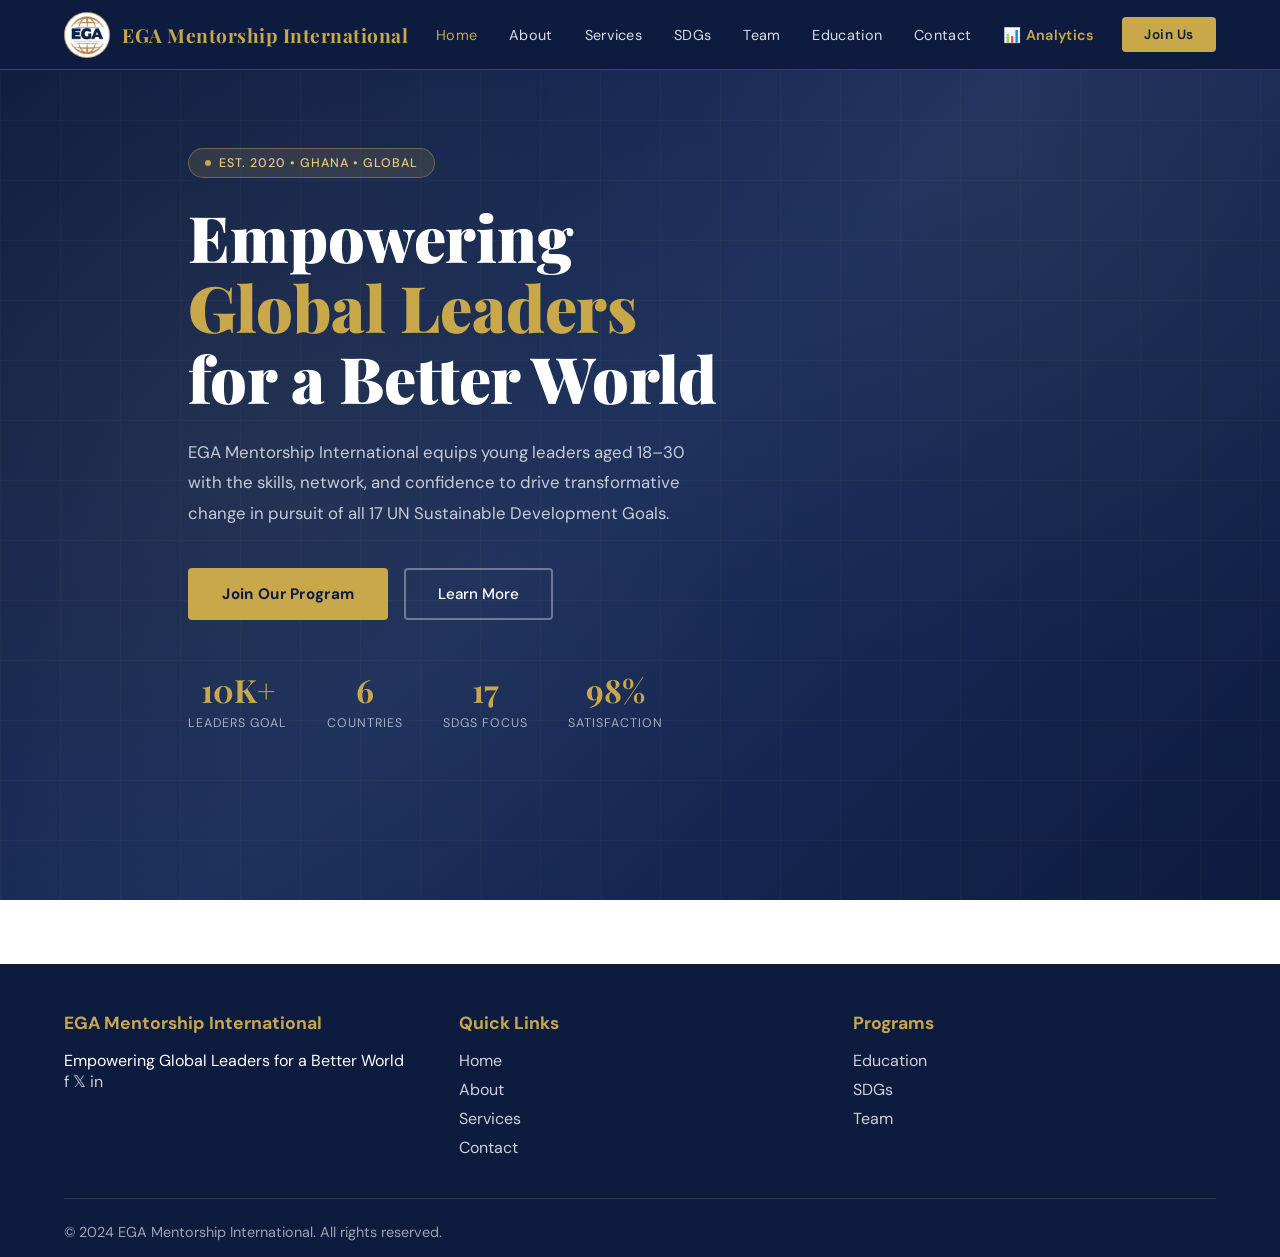
<file: home.html>
<!DOCTYPE html>
<html lang="en">
<head>
<meta charset="UTF-8">
<meta name="viewport" content="width=device-width, initial-scale=1.0">
<title>Home | EGA Mentorship International</title>
<link href="https://fonts.googleapis.com/css2?family=Playfair+Display:wght@400;600;700;900&family=DM+Sans:wght@300;400;500;600&display=swap" rel="stylesheet">
<link rel="stylesheet" href="styles.css">
</head>
<body>

<!-- NAVIGATION -->
<nav>
  <div class="nav-logo">
    <img src="ega.jpg"/9j/4AAQSkZJRgABAQAAAQABAAD/[base64]/2wBDAAUDBAQEAwUEBAQFBQUGBwwIBwcHBw8LCwkMEQ8SEhEPERETFhwXExQaFRERGCEYGh0dHx8fExciJCIeJBweHx7/2wBDAQUFBQcGBw4ICA4eFBEUHh4eHh4eHh4eHh4eHh4eHh4eHh4eHh4eHh4eHh4eHh4eHh4eHh4eHh4eHh4eHh4eHh7/wAARCADhAOEDASIAAhEBAxEB/8QAHQAAAgICAwEAAAAAAAAAAAAAAAcGCAQFAQIDCf/EAGIQAAAEAwMECgkLEAcHBQAAAAECAwQABQYHERITISIxFDJBQlFSYXGBkQgVIzNTYnKhsRYkQ1SCkpSVwdHTFxglNDdXY3N1k6Kys8LS4TVEVoOj8PEJJlV0hcPiNkVlpPL/xAAaAQACAwEBAAAAAAAAAAAAAAADBAACBQEG/8QAMxEAAQMCAwQIBgMBAQAAAAAAAQACAwQREiExBRNBURQyYXGBkaHRIiMzUsHhQrHwFVP/2gAMAwEAAhEDEQA/ALlwQQRFEQQQRFEQQQRFEQR0MYCBjOMLurbUpRLMbeVEGZOA35O8l6d90dcClmZCLvNleOJ8hs0XTFMMROeV/SsoHArMgcqcRt3Tz6g64gASe0KvAykycjLpcp7GfEkTDyJhnH3XXEtkNltPMAyj0FZkr+GDCQOYgfLfCnSJ5vpNsOZ9kyYYYvqOueQ91H3trMyerbHp+n8ooO0y16h/eE+ePIFrXpwHc01GSXkEQ9OnDaZMWjFDIs2yTZPiJEAoeaMuO9Ekf9SQ+GSnSY29SMeOaTfqBtBe/btSB7t6sbzXXR2+pJN1ftio0x/uTm9JocUET/mwnW58VOnSjSw8EnfqQTJIO51In+YMX9+OoWdVy2D1lVAh5DpZKHJBE/5sHC48Sp06bjY+CTORtelGpRR6kHjpL+nTjs2tRqCWK7HqOn7uYh0D9Rr74ckY7luk4QFNwkmqQd4cmIvVE6G9v05CO/Nc6Sx3XYPDJQ+R2l0tM8CajpSXKDvHJMJffho+eJkkqmskCiShDpm2hi6UQ+e2bUxMwyiTYZerx22j+jtfNELcUdW9ILqO6cfKPW+/[base64]/WVt75Aai+nliTM2rZq0I3bJppN0yYSJkLhKUIyotDSBpxvOJ3NckqS4YGZN5IggiN1PWUhkAZN89vXH2BHTV6tzpuhl72sGJxsEBrHPNmi5UkjqYYSNQWszd0GTlLZKXJcc/dVf4Q/SiDTSdTiZ/0lMnrnyzmwdWosZsu1om9UXT8WzZHdY2Vj31T0+yG51OZel4ply4uqNYpaNRiWudJ+4QVN6CxXOOYTO2JODQmm7Lj4uKsSFpFFj/71/wDWV/gjPa1nSrkO5T+Xe6XKX0xWeOI4NsSjUBQ7LjOjirZILpKpZRJRNRPjEPij3iprN05YrZRk5ctlOOicxfREwkdptSyzublynMU/BuSaXvgz9d8NRbXjcfjFvVLybLkHUN/RWCgiB0xabT83wIOBGXOR3i20NzH1dd0TooxpxTMlF2G6z5I3xmzxZR2qqQklSo+vW1zgA0HKWgqTp3eYYWTuWVdZs62ZLXGzpSJ9Pie7JvB5S/yh4x0UIBwugM1I2Q4m5O5hFiqHRjCc28iovRFaSypkcml62eph3RqcdLnDhCJXCnrmztVuqM8pLKNnCensVHR0uMnwDyf6RsbNq/JNxTk85ubTQmgQ+1IvduXb0/i/6QOKpcx27myPPgVeSBrm7yHMcRxCY8EEEPpREEEERREEEERREEEERREQu0msUaaluTb5NaYrl7iS/MQOObxfTG3rKoGtNSJWYObhU2iKfhT7gQtbOqddVXN1KuqK9RAVsaBT+ymDk4hdX+kJVM7sQhi6x9BzTVPE0gySdUevYsuziiFXzsanqcVHCq58siitvjcc/wAgQ28MBY5gtPTthbhahTTOlddyIxJi9asGh3jxdNu3T25z6gjGqGcsJFLVJhMVcmkTg2xjbgFDdGK/1lVMzq6YACqapG+P1syJpX8GrWeBVda2nHM8kWmpXTnkFJK4tRevsqykAKMm3tr2U/NxA8/NEElkumc3ebHlzZy9cb/BpdIjvecYYtF2VquSpvajuTT3GRNt7s295g6whrS9jL5SzyDJuk0bp36BAwlDlH54zm0U9Ucc7rDknXVUNOMMIuksazlSUShSb1PMk2TdMneG2kqYdwl45r/fREZJKX07m+wJS2yiin+EXhOPByxJrRqkc1dUSUrlWUUZprYGxCezHHNj+bk8qGzZ9SzalZRse8FHimm5X4xuAOQIGykjnlwxj4G6nmiOqZII8Uh+I6DktHStl0kliJFJoATNyG4fvReYu70xrbd2TZtTcr2M3SbpJvcGAhAKTOQR1B5MNWF/bullaKTU8G8TP5jB8saVTTxx0zmtFskhBM987S43zSwsnSytoUq/BnUP1Jmh6z+m5LPEMnM2KSvAptTl5ja4TNiKWUrxNTwbZQ/mu+WLAQDZUbXQG41KNtJ5EwsdAq42gUc+pZ3fcLiXKd5XH9Q/L6Y9KOpRrVTNRNlMtjTVvpnQWJiIqnuCAhnLwDtvPD+mzBrM5crL3qYKN1yYDkiv8/lcys/q5Nw2UEEyHxtVt6qXdIPXcIcsK1VG2nfjtdh17ExT1T52YL2cNO1YNR0nUFPjjmMuUFv4dHSS6w2vTdGXR9bzemlU0k1dksh/qqx9D3A7z0ckPalZ2zqGSJTBqOY+ZRMdaZ90oxG6ss1kc4BRwyT7XPNeNIvcjD4xPmugjtnvZaSnchita/5c7VvaSqqUVKyFwxVuUT78ifbpc/JyxIYrJMmFQUZPk1FBUZOE+8rk2ipeQd0OEIc1nNatalaA3cZNtNEyd0Qv25eOXk5NyG6Su3h3cos4JeppN2McZu1TWFzadQYTcp5zJSZOaE0zkIOHZF3oPywxoIdmhbM3C5KxSuidialtZXW6kzEJHOzgnNE8xDn9nu2wD44QyYVVrlHq3+quSiom8Q03JEd/d7IHjFiSWZ1YnU0m7qIBMG+g5JxuA4cgwrTSuY7cS68DzCPPG1zd7GMuI5KYwQQQ+lEQQQRFER0UMBAxx3hc221F2skAShsoOyX+Y+HWVHd99q64FNKIWF54IkUZkeGjiopMDubSrQNhtlD9pmm/DNgT3T85x1dHAMOdk2Ratk27dMiaCZCkTIXelDVEYsspz1PU4QFUwB67HLOfF4CdAee+JjAKSEtBe/rO19kWpkDjgZ1R/rojAnUyayiWuH75TJN0CYzn+QOWM40JOtZm+ryr06bkv2k3Pt94Yxcx1B5A1B/[base64]/LDvZopNWiSDdPJppEKQhOKUMwRkR1mzA0WDyO5VdtAuNywJAqU9aer3xOdfGJfpIwJpR9cJM3DyZMnOx0CGOfG9IbRDOI3YxixsaqqUgWpqaIeEZqk/QGOP2Yyx+I+a63aDw4WaPJVwkEknk8WU7SslHGx8OPAoUuC++7WIcAxv0aStHT70ymKfkPSl/fiW9jsl9jpy48IsmTqKI/vw2IBSbObJEHlxBKNU1z45S0AZJCIye1VLvfbr4wL/ABx0m1P2lzJomhMmL16mQ+MhFlkjYTcN98P6CGjsxpFsZ80v09wNw0eSrTSk7qWnpsqwlOZdRbIqNTkxYjlG667h16oZ7Orq5T+3qGVU/EnEvmG+ItbNK1JHVLepGI5PZBynv4i5LvSFw9Aw5Za5SfS5u8S724RKcnMYL4DRwva90WMjCi1UrHNbJgBv/ags2n7aeS47CfUPUeSPxGWPCPCAhnAYVM4Youaem6buUqTFNMh8aKyzU6ByG4o3hdfzZjfoxZuPBwkk5RO3WTTUTOGmQwbYOUIYqKEzZl2Y42S8NWIsg3LldRazmrkqplgipk0pghcC6N/6Ycg+aJhCQrSQvqDnzepJB/R4KXYPBX60x8Qdz/SGzTM4az2TN5myEckoGcnENulHmglLM4kxSdYevaq1ETQBJH1T6di2hghJVcwc2fVs3n8pT+x7g5u573xkflL/4w740tXSNvUMhcStzqULeQ/EOGoYvVwb1nw9YZhUp5t27PQ5FZ0rftplLW8wanBRu4TA6Z+EoxmQo7E5w4ZTF7SEy7momcx0CG3pg74T5euG5F6aYTRh3Hiqzxbp5aiCCCDoS6mGEpIS+ry1hSaKXKS5npk8ghrkw6R0uuJ/apNu1NFPVSHuVX9bJ+UfMPmvHojWWHykGNIbOVJcq/PlOZMMxA9I9MZ9R86dsXAZn8JyH5cLpOJyH5TALHMEEaCTUJtSm7hhKCSiVAdSazU+RQITbAXfG891/LyRm2fUo2pWUA3JgUdq6blbjG4A5Aj1l0qMrUryoHoaYetmZDexJBrNznNf0YYkGMnHCFmRYpDI7XQdiK6WzBGPFekEa6aJOnCOTZTEWSnHyZD+YYjriR1ep3qvsn/0tL54K97m6NJ8vdUaGu1cB5/gKZwr7LZcMyq+oasUzpqOlEG3vrxN1YQ642h5BXH3wkw/6cT541stoWqpYzTZsq52M3TxYCEa8I3juwpKXve04DYd3hxTMYY1rgHjPv9kzoIXvqOrT74jn4L/5x19RVZffCefmB/jgvSJP/[base64]/b1b3h/wCKOfUbXP8Ab5X82b54J0iT/wAz6e6HuWfePX2UjtDkYVBSzmXp3AuAZZD8YXV15w6Y8LKXYOaDlQjdjTIZD3hhD0AEaYtG1p98Jz+YH+OO0touppYkom2r1RNNRQyxydrybYw3iOc3DAwXmXeYDpbh7q5DBFgLxrfj7JhwREUJHUqffK5cqc7FEI3UqazJuHruaqPfLQIX9WG2vcdW28vdLOa0aOv5/lZExZtn7JVm8TBVuuTAoQ26EK6kgdUHXZ6deq5SVzI/rVQ/G3o8+8H3MN2I9W9Otqlk52aggm4T02y+6kfcNzQGohLyHs6w/wBZFhkDbsdof9dSGCNfJVnSkpbKP08m7EgZYm4B9Q3cl8bCGQbi6Ak3bAyVp+qmFXy4A7ocuP8AGk/iJm6Bhryl6jMpa2mDfvbhEqhB5DBfGntHkwTukH7MA7qBMqh5ZM4derpiN2DzbZVNuJWrt2C2h+LPnDz4oQZ8mpLeDs/Eapt3zacO4ty8EyYI654I0EndKG3h0q9mUnp9t3xQcpg8Y45Mn73XDVljVJjLmzNLvbdIqZOYAuhSuvsxb6mn7G0OX/DTxfrw5YQpBjlkk7beSdqfhjjZ2X80QQQQ+k0kOzZVUTsDmWSVyeUeNSH8YuWC8B5IoDsdr7WT95F/Ozd+4G9/KDT9qEUIjY2f9LxWdVE4hZeWx2vtZP3kGx2vtZP3kbam5LM6inzKRyRts2Yuz4GqGMhcZrhG684gBcwDrGGF9bvbR/YVT40ZfTQ26RjdSgNbI7S6U+x2vtZP3kcKNkvBJ+8hs/W720f2FU+NGX00Bux1to/sKp8Zsvpopv4/uHmrbuXkVfihlFFKIkaqqmUVUlrc5zm1mNky3iMLHsh7c5XZoiMnlpEplVK6eNNqc/cmpR1KK3Z+YmseQM8SWvKoSstsRGbvU0lXcslqLVBG/RVc4AIQnNi18gDHzpnUyfTybvJxNnKjyYO1jLOVj784/wCdW4ARl0lOJSXO0Ts8uAWGq2td1tVVcTHZ9UTtzMlMeMiB1MKSX4tMNAnVfEeghiWeWLWjV4zTmElkGTlx85Hr5YEElfIv0zhygAhyxrXZGM8gs+z3nml3G1pio6hpV5tunJ29lLjjs1jJ4/LAMx+kBhqTjsYbXWLXLpSqUzIfBs5gXH/igQIU9QSWcU9MVJZP5Q9lrwnsDxEUj84X6w5QzRwSRyaEFdMckedl9Bexiq+eVxZDLp9UaybiYisuiosQgFymBQQAwlDNfdwQ0oR/YR/cCl3/Az7z9sMPCMOYBsjgOa1mG7QsOaPWstlrmYvFQSbtETLLKG3pCheI9QR8wbSaldVxXc1quZEHKTByY6JD6WSR1Jp9BLg64uN2cFajT1mSdMM1AB9US2RUu2xWhLhVHpHJk5jm4Io3D9BHYF5SNXJYhoXlsdr7WT95Fv8AsCa0ystm1AOVRvb/AGQl5D+DNcCpA5APhN/eDFRYlVktWq0NaRJqoT720cl2UQm/QPoqhdu6AjdygEN1Ee9jLUGGQteLr6fQRjtF0nSKbhuoRRJUhTkOXUYo5wGMiMBayIIIIii4NCZof/d62SYye7Ak4yiZAv8A70n6ObphzwmrVPsRanJpunqUyJz+4PcPmuhCv+EMk5FOUnxF0fMJx38kEcwQ7kkrFJ2y+59azPX47zZHnWAA80OOE7YPcrUc9cDxC+c5ocUJbNzhvzJTtd9W3IBEEEEPpNI7s3fuBvfyg0/ahFCIvv2bv3A3v5QaftQihEa9B9LxWbVdZbiiqjfUhVMuqeWpN1HssWyyJHJDGSxXCGcAEBuz8MOj67e1D/hlHfAnH08V/gxQ06Fjzdwul2zPaLAqwH129qH/wwyjvgTj6eHL2LNtFVWoTiey2o2MobCwbJrInYpnT2xhAQMBzn4AijWKLN/7Pj/1pVX5Mb/[base64]/8epeGIPILiP7mKTQFkuC9yUSOQOZiVM+ydrb1cWvzV42Vysvlh+17LiZNMwgc/SpjG/i3QupPLn03nDKTy1PKPH6ybVAnHUOIFDovGMQsO/sNJXI1LTFKkqCbS5k3kjbG12Y5InjXVvIS7EOlhICg8giSNdxEMWXALNaN5J3rQ9kpZsnZpXbaWMsopKnbBNZqc+/OUATWDysQY/[base64]/A9/7Z/mhPaAvTuTVEbTtWX6toISezlfCQRjf9By0ugsTMsF7lPp6mPEL5jnhxQnLJh2LadPZf/zH6CwfxQ441tm5QW5E/wBrPrs5r8wEQQQQ+k0juzd+4G9/KDT9qEUIi+/Zu/cDe/[base64]/T1PzZvlJe/lJkVyX70TGzgO9ENYDuCARSy1+zmeWaVUpJJskoq2UxHl77BoOkuEPHDfE3OYQEeUcgF4jwJUqYybPHFaGjahmdKVTLqklKuSesFirI49qfcEg8ggIgPIMX4s0t6s6rKToqqT1nJZjg7sxmS5UDkNu4TmuA4cpeoNUfPGCDT0zZtdVSKYx6K+/ZN11RbmxqpZO2q2SuZi7bFIg1RepqKnNjKOYhRvihEGGCO08AhBAN1yWUyG6eXYN/d3T/Izr9ZKNn2clbdvbRm9INlPWUhR7t47lUAEfeEwh7o8RXsV582pW0Cc1Y9TuZyinXa63lYkgTJfwnPcUOERhXziYvpvN3k4mKuUeP1lHKx+MocRMPnGKbvFUF3IK5kwwho4rEgMWNrScjfVNVMqp+W/[base64]/3UUrosTLjUK1K/C63NXSgggjGWkiFn2QY/wC6svJ/8gX9mpDMhTdkSsAS2VN/HUP1AAfLCdebU7k1RC87UpMgp4OCHB6h1fBwRidBetXpjFrk/sRb7+Cdn/aJ3/rw5YTtuCSssqiTT9vrDCA+UkfEHp80Npmum5aJOEs6ahCnJ5IheEbFJ8EkkfbfzWXU/EyN/ZbyWRBBBD6UUBtyoI1pVnzulEpkWXKKrIrEXMhlSlMmcDXCW8NfPFefrN5x98KX/FB/pYuJBBo6iSMWaUN0TXG5Cp39ZvOPvgy/4pP9LB9ZvOPvhS/4oP8ASxZqaTV8nUTiXtlRTSTbIqBhl6rnSOZQBvEg5toHnj2VqUE1VE05U9WAh1SAYpk9IU9trNHP+jJfX0UFIzgFV/6zecffCl/xQf6WD6zecffCl/xQf6WLQKVQ0TyiyrZcjRM5iiuOHDeCWV1X37XzxytUaTXKEfMnKCyZMeC8psegYxQC41144Dhzl5o7/wBF/wBy70Rv2rxswpcaLs/k1LA82b2tbAiK+DBlTZxEcN43Zx4YyqzpaQVfIVZLUUsbzJkp7GoGchtwxDBnIYOEM8Yq9Yy1PJ5NNVTGQTp3nIXGUCEMN2IQz90KF3DfwR2cVMkAioDZwDcihi4xIFyoggZUQDPeGYAziHJCu/be90XdOtayrXXvYhOAWUcUNVCeT3jKakHR5MqmGrnJ0wtJh2M9sbVbAlTbN947aZo4P8QSDF5k5/lFtjBLXOy8feMZNrgxYr77rtzyuuOF5uo4lUrXl6YpqTM5CoCuXvQCmZS8SgOfMUc1+uG27SkaNb+CXdRtPBUilnYv2vPvtmWymXf85MCf9rHDQorsQWiKpHFY1Qq6u/qstJkieSKh7xEOYCjFgFKgVY37JcILpoLGBc5ETlPkyoKKbUd29PWF4DGUvPnQTFBmnLldkY+7IHOTEBRTMYBKOK7WQQ6B54q/aT3C17Kwo2N4KAWh2HyacWWBQtHKt6Ubi6RcrHTbZXZGC/[base64]/ngclSHvu43KsyLCMgpPC4t8s1StQoUZALxNk8buU3TN2ZHK5JQuYby3hmEhjF17oDuRuW1WJJiRN8mqDgTmxkASaBcsomTNizjoDfhv1c0e6lVJJAmopLnKaZ1lEyKHOkUp8BsI3CJ9YjtS6xuirKloIc05qzoiRYhVeL2G09/t9Lviw/wBJG9oDsWJ1TFayWpPV83Hta9Tc5NGXGIY5QG8SYhUG7EF5RzahGLVwQ6auUi10uIIxwRBBBCyMiE3a6ITK0WSycNVyZD/3imfzAEOM0Jimr6htwePwuO3aHUP7kgZIvnuGEK/4mtj+4hOUfwlz+QKclycEd8MEO4QkrlQq2KV9s6JcnTJeqz9ck8ku28wj1R1sZmvbOim6Ch71WBxbH5gzk/[base64]/zxx9SujvaTn4Sf54tacfwb5/pc+T958v2sqb9pHOTUbzuXN18ZRyh3I7hBKW4SKFENfDnjKQLT4SJnKFJkzVTQRTTTPsopT6AAACAgN4Dm3I1P1K6Q9rOfhJox31l9IJNFVxbPO5kE/fzbgXxwicXOAeanyTYYz5LeJs6Zz5V63c4x0zrPMoY+gYlwiI6rjmC7ljt2up7Vs0cplMWW2ebK4sIl2+K/UI5uWIBZrQtPVBS6UzfJudkCdQh8Cwl1GzZuaJR9SmkPazn8+MUY6WRocGCx7f0rPZExxaXm47P2twSWU2msRRJwmnkzpnAhXQ4MRAAhRuvuvuKAdEeq6EgUZtGezU002ghkMk8EpiXEEmsBv1CIRowsqo32k4+En+eO31K6L9ouPhR/nggE32Dz/SpaL7j5ftbUG1PAqBgmCYiGHFjfmEFMOoxwxaY8o8AcUI80pZTSYdzeJhoEIQ+zRxFKTaAUcWa68euNHOrP6GlModzBxLVMk3RMc/rk+5ua4wbOaGpqZUeymExlCajhxlD34zl0cY3BmHgihdJjwFgv3/pWwx4MWI+X7UxSlUkvSySve9eB4bT0xU08+nnERz8I8MZLiRy1y1K3UTUyVymgRY5cRTjecBuHOAjGrCzqjNyRpfnD/[base64]/ZTjvlU9uLv6C2OeCO0EaCSsiFdbjIVVWbepGQCDhnoLYfB33gPQPphoxjukEXLdRuukCiShMBym1GKOYQgFRCJoywosMpieHBaKz2oEqkptB5eAOCdzck4iga+vX0xJYR0rXc2a2gKM3IKdpnms/4Pen5yah6fFh3JqAoljT3YHSTmRuF/[base64]/a5JSSRmxHqFM4TMjfjStskxl6vc2czc4B8o+kmPWfD0xJ17UJQ1+3JVO2v45qBf3oWNpc/lNQz1vNJUm4T7jgWyxALnKOYwXCPD5oUrqqPC17HZgpmkp5MRa5uRCsbBCzktqsjGUNhm2yNmYC5bAjiLi3RCM/6q1KeEe/BjQ6K2Ai+IJU0kwNsJU9jTVotsekJwvxGSw/oDEc+qtSPhHvwU0aWtrRaemdLTCXsVXOyF0cBMaBi6xC/PzXxSSrhwGzgusppcQu0rY2CKB6inBPBvFP1CD8sMWEjZLWMkp6TvWc1cqJ5RzjJhRMbeAA6uaJoNqlIe2XPwY0Co6qJsDQ5wBsi1VPIZnWadVOoIgI2r0rwvfzH846Gtbpbwcx/Mh88M9Mg+8IHRpvtK1Vvs7BKWN5GioGNx3ZfyC7UvSbP7iGFS7EJbTkul4hnbtkyG8oChf54QE2n7Wb1528mSSmwtkl0CbfIk1Bdfu3Z+cYZ4Wt0yP8AVpr+YL/HCFPVRmZ8jndg7k3PTSNiYxre0piQRCWteA+D1jS1RuB4digUvvhNdEfqu1B8wFRg3kux3uD2ZyQ2S5yEvz8gjDr62FjcROSVbSyuOEDNbe1WtQp9n2vlygDNHBMw+ALxx5eAI97JqaPI5Hst8S6Yvu6L49uUu9IPLnvHlGIfZVS7mdzEarn+VVTx40cr/[base64]/EUnCZhTbZXeGD2If3erghtwurVKI7eJduJQTBNENsQmjsgofvhuD0QhUxOa4TRDMajmE1BI1zd1JodOwpiRzC1svrvtlk5JO1MnNU9Ahz6OXu3B8eGVDUMzZm4moMsTonYXJYWq0D2xBSeSRO5/desgTNl+UPH9MQmgq7mVNLbDdZRzLsemgfbpcOC/9X0RYWF9aNZ42n+UmEuybaZ7/AIi/lcA8sIVVI8O30GTv7TlPUtLd1Np/Slskm0tnsuB5LnKbhuf9HkENwY09WUVJJ4zcE2E2bvFCaDlMmE5Tbl92sIRCas8pWcKZNRzLnqe3/nuGDzQxKZtc2jefstfs7b5SD8nVA2V8MowTCxVpKKWM44TcJfsmzeT1T2vqdkoo3TPgdEKcxTE8cBDbcPKENslmdGvkCOGuywTOTGQ6TkTAYo6hC++NXaFL5RWco7eU49buZi0Jppk2yqfAJdd4bkR2yuuu0aycomqn2MUP3NT2uYf3B/nC8bYYJMEgBadCjyOlmjxxkhw1CmKtkFO3dzfTVP3ZDfuRDrSKDZUrJ20wbzFw4FRyVHAqQOKYb83ND0RUTVSyiagHTPtRLCy7IVW6Typv4R0Y/US796G6ylgZC5zW5hLUlRM6ZrS7JQGzmnGtUz1Rg5cqt8m2Mt3G7cMAXZ+eGSSyCnQ74+mqnOoT+CITYcrkq7TT8I1UJ6B+SH9AtnU0MsWJzbm6JXzyxy2a6wUATsppVMLzg+V8tb5ghbWnNKZlMx7USBtc4Q+2VjrHNpcQLxu8r/[base64]/cUMU09S7FIbD/cFOK+tPVc5SX05lE09od1fhObyA3OfXzRqbNaIcVA4CZTJNROWEPfn2zgeAOThGNrZ5Zmq5yczqNLJt9uRrvz+XwBya4caKKSKJE00wTITalLvY5BSy1DxLUacAuy1EcDd1B4lcN0Um6BEkkwTTTLgIQuooR7wRCrRq0a0yyFBuKa01VJ3FO/aBxzcnpjVkkbE3E7RZ8cbpHBrdVgWsVmEkZjKZYr9lHBNuT+rkHfeUO51x6WS0iEhl3bB8l9kXZbvxSfE590f5RpbL6PcvHgVXUgKKOFD5ZqRbb4vCG+QP5Q2oTp43TP38g7hyCZme2Ju5Ye8/hEEEEaCTRBBBEURBBBEURBBBEUS5tKoDtxdOJH63mhNM5A0dkdO9PyxrqEtEVTW7SVZ63cp6BHK2jePFU4puX/[base64]/PGPLsmVvUNx5LUj2lGeuLFLSla2nlNet2yibhn7VV0ik5t0I9a9rJSr9h5Rkm22JlNopjx33cnJEie2PThMPWM2ZOPxhDJei+NQpZbVxNTZmp5LkA/WgToawM3ZBsiNlpC/eAi6j1KTpSn563m6aWyVEMXcznw48RRDX0xuKhtCqab9z2bsJvxG2j1jr88ZJbL6v9pNvhRYzWtklSq/bDmWt+Y5j/JFWRVYbgaCAuvlpS7G4glL2O6yqquTyqqiiae0xn2heTiw35bY6yD+kZ05V8RsmVPzjfEzkNG03I9NlLUsr4dYcofrHV0QWPZU7utkhybSiHVzSSpihKhngJqJNhZN/DudEnQGsYb1HUDKaeAji7Zj+77YWLtPIDe+nliZQRrU+z4oDi1KzZ62WbI5BEEayeziXSRoLuZvU2qQases48ABrEeaFVPK3qCrHXaekmblJI+3OXvpi8Im1Jh/nkg09VHDrmeQ1Q4ad8uY058FJLRLQ20jykrlIpuZptD74jfyuEeSNTZ/Qjpw99UdWAoq5OfKEQW24m46nyF/0jdWf2dsqfycwmAEeTTh3iXkcvL6IYEAjp3zOEk/gOXeivmbE0xw+J9kBqgggjQSaIIIIiiIIIIiiIIIIiiIIIIiiIIIIiixJixaPmh2r1um4bqbdM5cQDCwqKy1Vut2wpJ6o2UTHERA6glw+Spr6+uG1BAJqaOYfEEWKZ8Ru0pMS20OpaaXBjVkqUV8fBk1evaH/wA54n8hrmmp53NrMU03F3eHPcj+fMPRfG9fsmj5DIPGyThPdIqTGXzxBj7ZNT73ukvWcS4+4QndEuoc/nhbd1MPVOIduvmjl9PL1hhPZp5Ji4o5hMeo20ans8km+yU+Iivh/wANTQjsFbWjygMnNZBsnxztTl85c0QV2H6jCPC6nRMXUeD6JywQoELZvY3lPgA+I5+QSxnktik+/lMyD3nzxcbRpz/JVNFOP4poQQsTWxyT/hMx/Q/ijCcWzJXXNpAoP4x0UvoAY6doU4/koKKc/wAU244xQnPqh1xMxwSmnBT8cjY6vn2sdPU9ahUP9JTJRk34h1ipaPkJfLFOnh302E+Ct0Mt67gPFMie1XT8iLhmMzbpKeBKOM/[base64]/qJgG1RyWCCPTcF53iiOYII6uhEEEERdRBBBEURBBBEURBBBEURBBBEUX/2Q==" alt="EGA Logo" onerror="this.style.display='none'">
    <span>EGA Mentorship International</span>
  </div>
  <ul class="nav-links">
    <li><a href="home.html" class="active">Home</a></li>
    <li><a href="about.html">About</a></li>
    <li><a href="services.html">Services</a></li>
    <li><a href="sdgs.html">SDGs</a></li>
    <li><a href="team.html">Team</a></li>
    <li><a href="education.html">Education</a></li>
    <li><a href="contact.html">Contact</a></li>
    <li><a href="analytics.html" style="color: #C9A84C; font-weight: 600;">📊 Analytics</a></li>
  </ul>
  <a href="contact.html" class="nav-cta">Join Us</a>
  <div class="hamburger" onclick="toggleMenu()"><span></span><span></span><span></span></div>
</nav>

<!-- HERO -->
<section id="home">
  <div class="hero-bg"></div>
  <div class="hero-grid"></div>
  <div class="hero-content">
    <div class="hero-text">
      <div class="hero-badge">Est. 2020 &bull; Ghana &bull; Global</div>
      <h1 class="hero-title">
        Empowering<br><span class="accent">Global Leaders</span><br>for a Better World
      </h1>
      <p class="hero-sub">EGA Mentorship International equips young leaders aged 18–30 with the skills, network, and confidence to drive transformative change in pursuit of all 17 UN Sustainable Development Goals.</p>
      <div class="hero-actions">
        <a href="contact.html" class="btn-primary">Join Our Program</a>
        <a href="about.html" class="btn-outline">Learn More</a>
      </div>
      <div class="hero-stats">
        <div class="stat-item"><span class="stat-num">10K+</span><span class="stat-label">Leaders Goal</span></div>
        <div class="stat-item"><span class="stat-num">6</span><span class="stat-label">Countries</span></div>
        <div class="stat-item"><span class="stat-num">17</span><span class="stat-label">SDGs Focus</span></div>
        <div class="stat-item"><span class="stat-num">98%</span><span class="stat-label">Satisfaction</span></div>
      </div>
    </div>
  </div>
</section>

<!-- FOOTER -->
<footer>
  <div class="footer-content">
    <div class="footer-section">
      <h3>EGA Mentorship International</h3>
      <p>Empowering Global Leaders for a Better World</p>
      <div class="footer-social">
        <a href="#" aria-label="Facebook">f</a>
        <a href="#" aria-label="Twitter">𝕏</a>
        <a href="#" aria-label="LinkedIn">in</a>
      </div>
    </div>
    <div class="footer-section">
      <h4>Quick Links</h4>
      <ul>
        <li><a href="home.html">Home</a></li>
        <li><a href="about.html">About</a></li>
        <li><a href="services.html">Services</a></li>
        <li><a href="contact.html">Contact</a></li>
      </ul>
    </div>
    <div class="footer-section">
      <h4>Programs</h4>
      <ul>
        <li><a href="education.html">Education</a></li>
        <li><a href="sdgs.html">SDGs</a></li>
        <li><a href="team.html">Team</a></li>
      </ul>
    </div>
  </div>
  <div class="footer-bottom">
    <p>&copy; 2024 EGA Mentorship International. All rights reserved.</p>
  </div>
</footer>

<script src="scripts.js"></script>
<script src="analytics.js"></script>
</body>
</html>
</file>
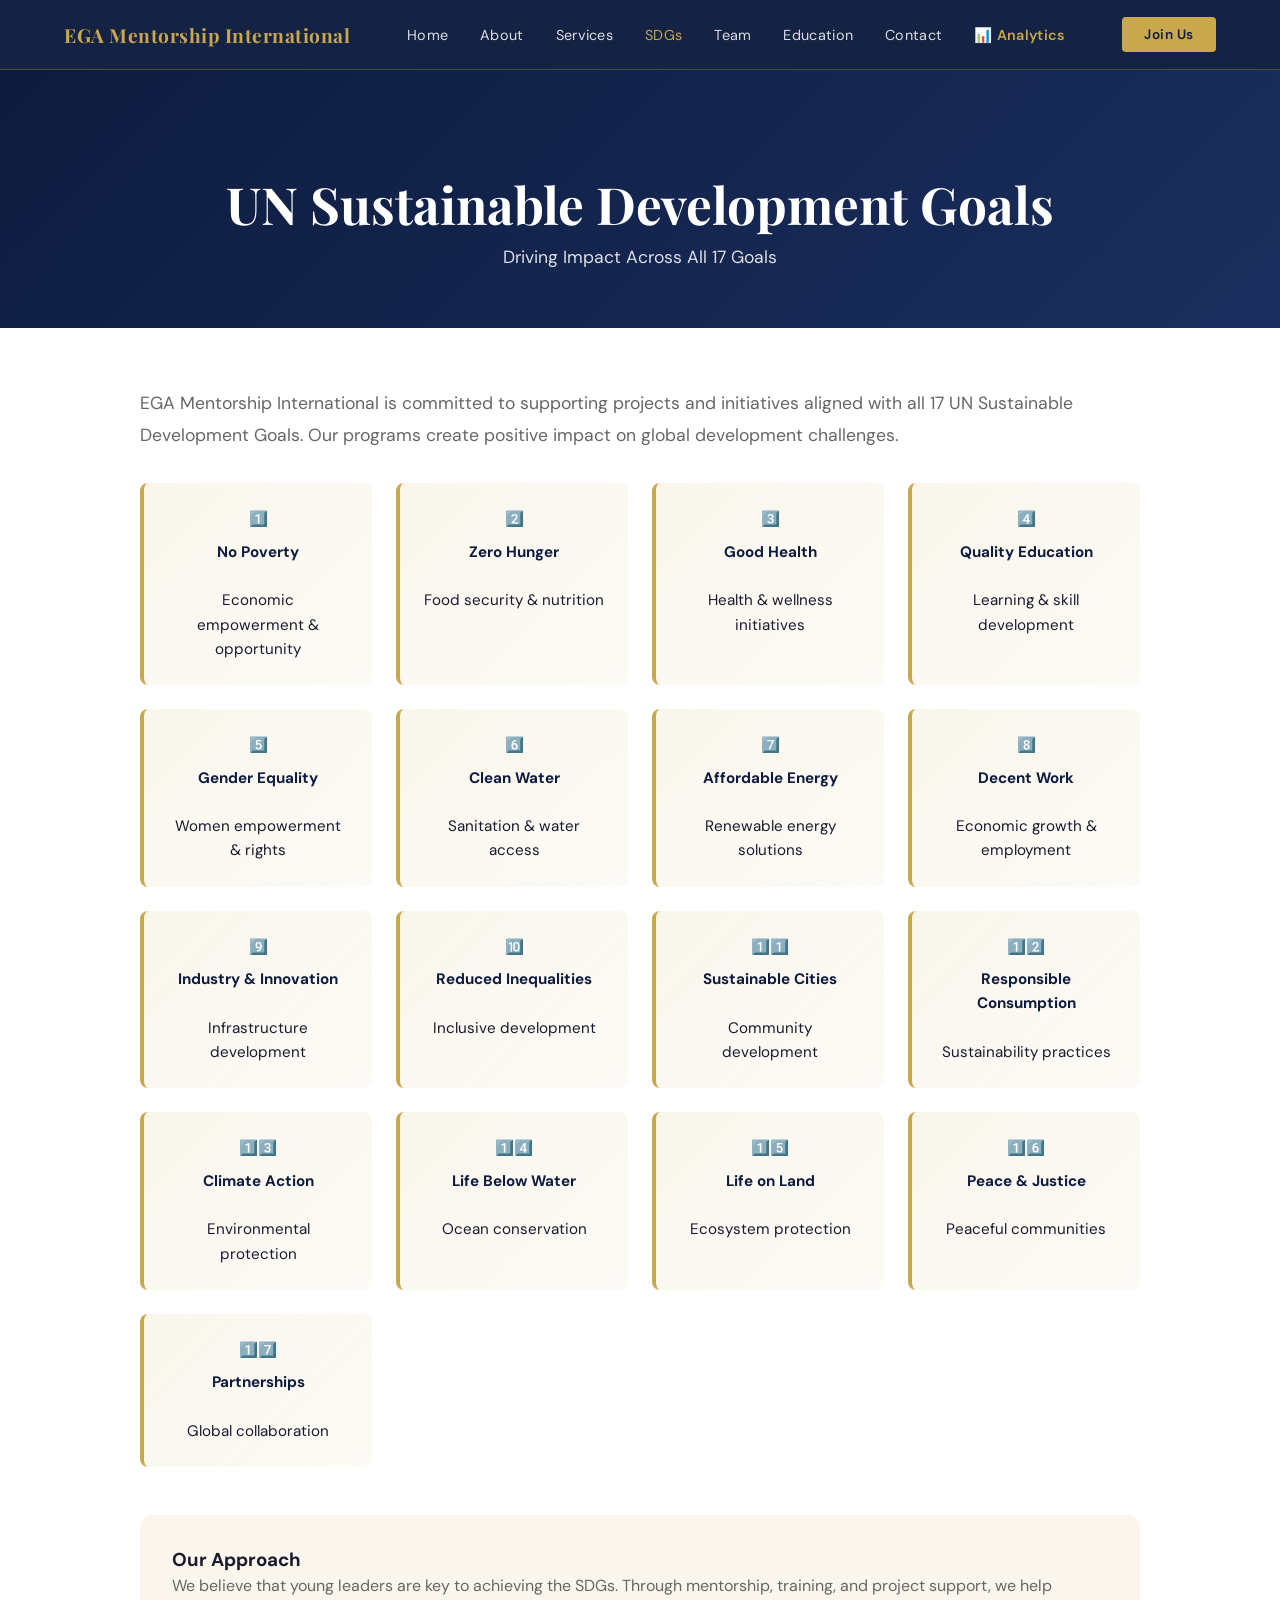
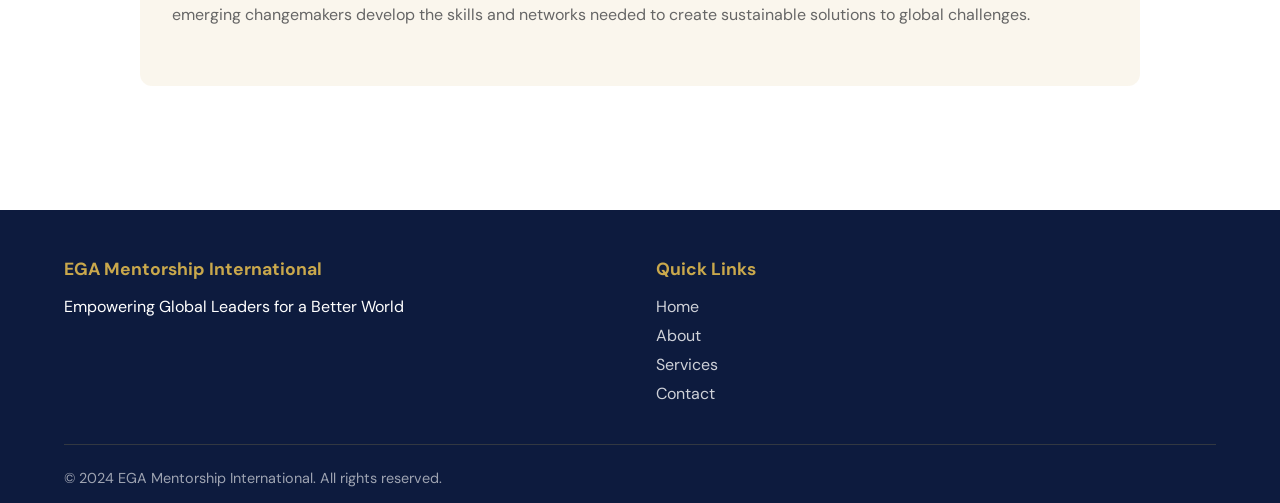
<file: sdgs.html>
<!DOCTYPE html>
<html lang="en">
<head>
<meta charset="UTF-8">
<meta name="viewport" content="width=device-width, initial-scale=1.0">
<title>SDGs | EGA Mentorship International</title>
<link href="https://fonts.googleapis.com/css2?family=Playfair+Display:wght@400;600;700;900&family=DM+Sans:wght@300;400;500;600&display=swap" rel="stylesheet">
<link rel="stylesheet" href="styles.css">
</head>
<body>

<!-- NAVIGATION -->
<nav>
  <div class="nav-logo">
    <span>EGA Mentorship International</span>
  </div>
  <ul class="nav-links">
    <li><a href="home.html">Home</a></li>
    <li><a href="about.html">About</a></li>
    <li><a href="services.html">Services</a></li>
    <li><a href="sdgs.html" class="active">SDGs</a></li>
    <li><a href="team.html">Team</a></li>
    <li><a href="education.html">Education</a></li>
    <li><a href="contact.html">Contact</a></li>
    <li><a href="analytics.html" style="color: #C9A84C; font-weight: 600;">📊 Analytics</a></li>
  </ul>
  <a href="contact.html" class="nav-cta">Join Us</a>
  <div class="hamburger" onclick="toggleMenu()"><span></span><span></span><span></span></div>
</nav>

<!-- PAGE HEADER -->
<section class="page-header">
  <h1>UN Sustainable Development Goals</h1>
  <p>Driving Impact Across All 17 Goals</p>
</section>

<!-- CONTENT -->
<section class="page-content">
  <div class="container">
    <p style="margin-bottom: 2rem; font-size: 1.1rem;">EGA Mentorship International is committed to supporting projects and initiatives aligned with all 17 UN Sustainable Development Goals. Our programs create positive impact on global development challenges.</p>
    
    <div class="sdg-grid">
      <div class="sdg-card">1️⃣ <strong>No Poverty</strong><br>Economic empowerment & opportunity</div>
      <div class="sdg-card">2️⃣ <strong>Zero Hunger</strong><br>Food security & nutrition</div>
      <div class="sdg-card">3️⃣ <strong>Good Health</strong><br>Health & wellness initiatives</div>
      <div class="sdg-card">4️⃣ <strong>Quality Education</strong><br>Learning & skill development</div>
      <div class="sdg-card">5️⃣ <strong>Gender Equality</strong><br>Women empowerment & rights</div>
      <div class="sdg-card">6️⃣ <strong>Clean Water</strong><br>Sanitation & water access</div>
      <div class="sdg-card">7️⃣ <strong>Affordable Energy</strong><br>Renewable energy solutions</div>
      <div class="sdg-card">8️⃣ <strong>Decent Work</strong><br>Economic growth & employment</div>
      <div class="sdg-card">9️⃣ <strong>Industry & Innovation</strong><br>Infrastructure development</div>
      <div class="sdg-card">🔟 <strong>Reduced Inequalities</strong><br>Inclusive development</div>
      <div class="sdg-card">1️⃣1️⃣ <strong>Sustainable Cities</strong><br>Community development</div>
      <div class="sdg-card">1️⃣2️⃣ <strong>Responsible Consumption</strong><br>Sustainability practices</div>
      <div class="sdg-card">1️⃣3️⃣ <strong>Climate Action</strong><br>Environmental protection</div>
      <div class="sdg-card">1️⃣4️⃣ <strong>Life Below Water</strong><br>Ocean conservation</div>
      <div class="sdg-card">1️⃣5️⃣ <strong>Life on Land</strong><br>Ecosystem protection</div>
      <div class="sdg-card">1️⃣6️⃣ <strong>Peace & Justice</strong><br>Peaceful communities</div>
      <div class="sdg-card">1️⃣7️⃣ <strong>Partnerships</strong><br>Global collaboration</div>
    </div>

    <div style="margin-top: 3rem; padding: 2rem; background: rgba(201,168,76,0.1); border-radius: 12px;">
      <h3>Our Approach</h3>
      <p>We believe that young leaders are key to achieving the SDGs. Through mentorship, training, and project support, we help emerging changemakers develop the skills and networks needed to create sustainable solutions to global challenges.</p>
    </div>
  </div>
</section>

<!-- FOOTER -->
<footer>
  <div class="footer-content">
    <div class="footer-section">
      <h3>EGA Mentorship International</h3>
      <p>Empowering Global Leaders for a Better World</p>
    </div>
    <div class="footer-section">
      <h4>Quick Links</h4>
      <ul>
        <li><a href="home.html">Home</a></li>
        <li><a href="about.html">About</a></li>
        <li><a href="services.html">Services</a></li>
        <li><a href="contact.html">Contact</a></li>
      </ul>
    </div>
  </div>
  <div class="footer-bottom">
    <p>&copy; 2024 EGA Mentorship International. All rights reserved.</p>
  </div>
</footer>

<style>
  .sdg-grid {
    display: grid;
    grid-template-columns: repeat(auto-fit, minmax(200px, 1fr));
    gap: 1.5rem;
    margin: 2rem 0;
  }

  .sdg-card {
    padding: 1.5rem;
    background: linear-gradient(135deg, rgba(201,168,76,0.1), rgba(201,168,76,0.05));
    border-left: 4px solid var(--gold);
    border-radius: 8px;
    text-align: center;
    font-size: 0.95rem;
    line-height: 1.6;
    transition: transform 0.3s;
  }

  .sdg-card:hover {
    transform: translateY(-3px);
    background: rgba(201,168,76,0.15);
  }

  .sdg-card strong {
    color: var(--navy);
    display: block;
    margin-top: 0.5rem;
  }
</style>

<script src="scripts.js"></script>
<script src="analytics.js"></script>
</body>
</html>
</file>
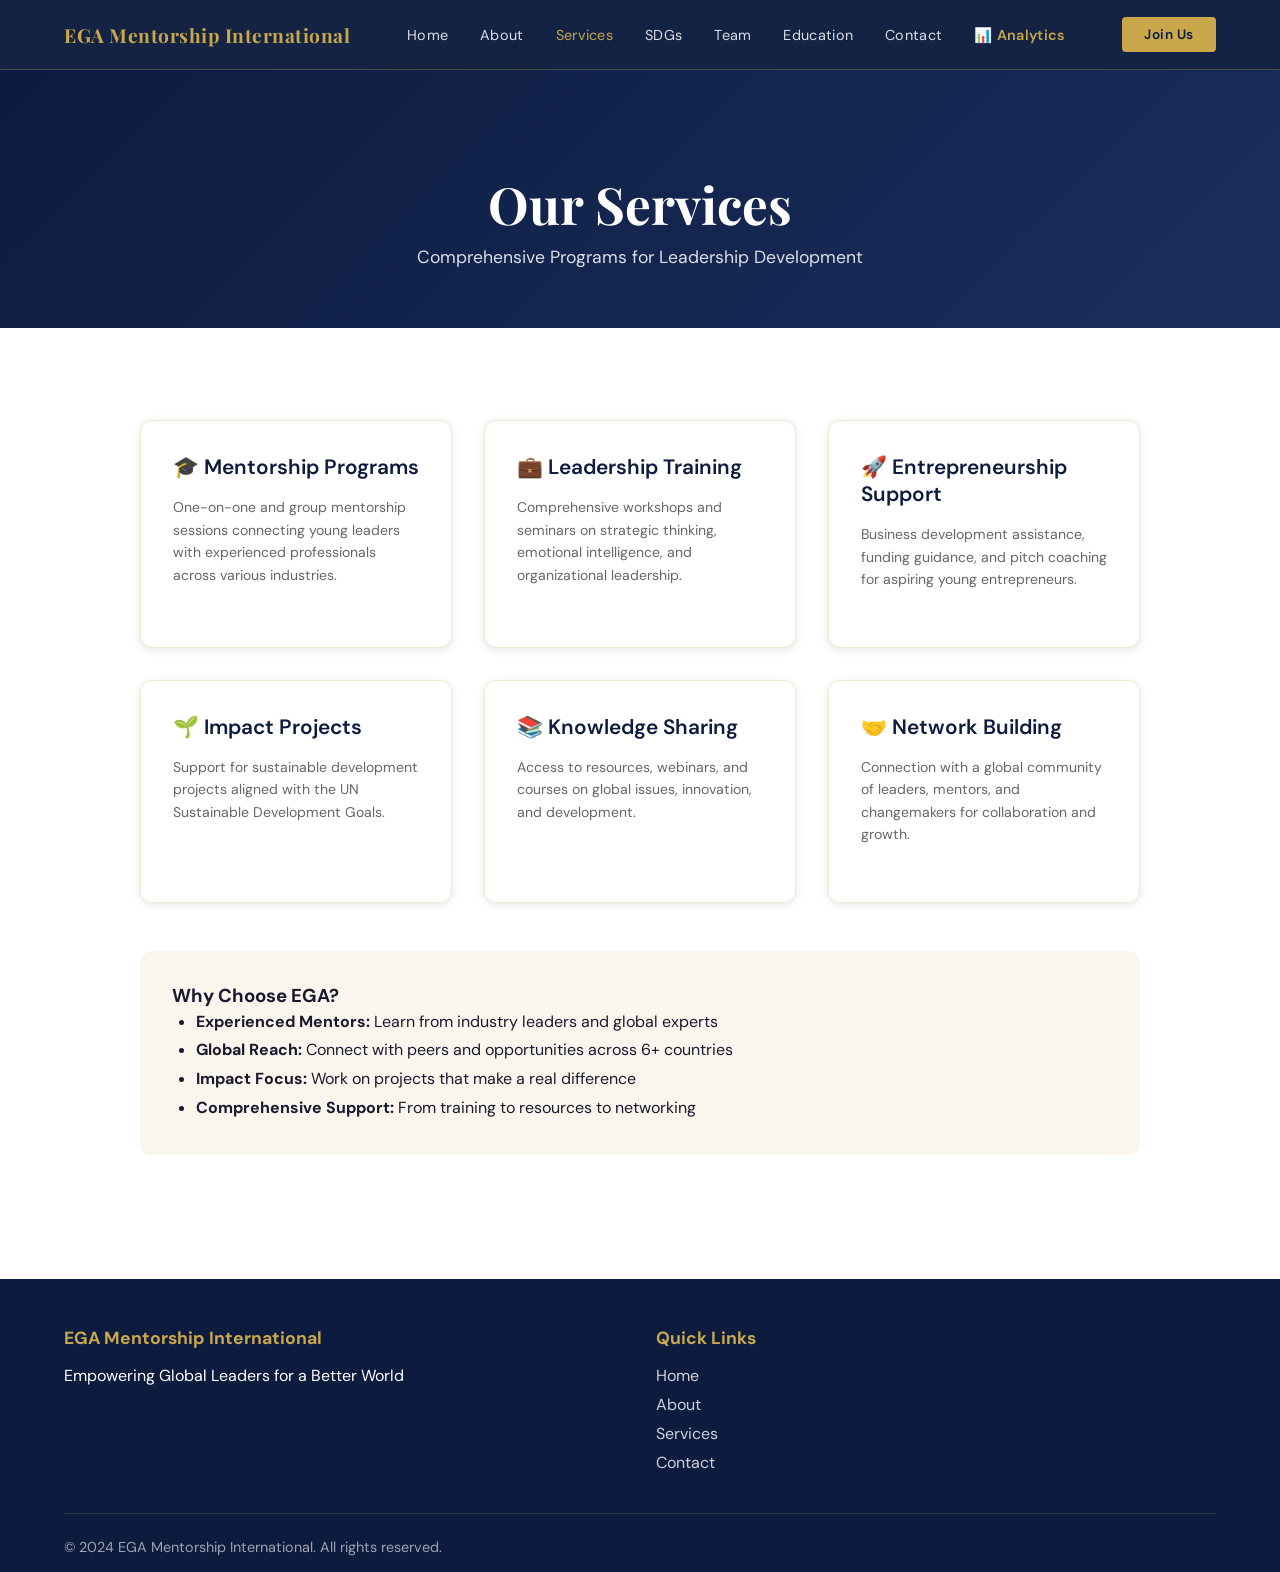
<file: services.html>
<!DOCTYPE html>
<html lang="en">
<head>
<meta charset="UTF-8">
<meta name="viewport" content="width=device-width, initial-scale=1.0">
<title>Services | EGA Mentorship International</title>
<link href="https://fonts.googleapis.com/css2?family=Playfair+Display:wght@400;600;700;900&family=DM+Sans:wght@300;400;500;600&display=swap" rel="stylesheet">
<link rel="stylesheet" href="styles.css">
</head>
<body>

<!-- NAVIGATION -->
<nav>
  <div class="nav-logo">
    <span>EGA Mentorship International</span>
  </div>
  <ul class="nav-links">
    <li><a href="home.html">Home</a></li>
    <li><a href="about.html">About</a></li>
    <li><a href="services.html" class="active">Services</a></li>
    <li><a href="sdgs.html">SDGs</a></li>
    <li><a href="team.html">Team</a></li>
    <li><a href="education.html">Education</a></li>
    <li><a href="contact.html">Contact</a></li>
    <li><a href="analytics.html" style="color: #C9A84C; font-weight: 600;">📊 Analytics</a></li>
  </ul>
  <a href="contact.html" class="nav-cta">Join Us</a>
  <div class="hamburger" onclick="toggleMenu()"><span></span><span></span><span></span></div>
</nav>

<!-- PAGE HEADER -->
<section class="page-header">
  <h1>Our Services</h1>
  <p>Comprehensive Programs for Leadership Development</p>
</section>

<!-- CONTENT -->
<section class="page-content">
  <div class="container">
    <div class="services-grid">
      <div class="service-card">
        <h3>🎓 Mentorship Programs</h3>
        <p>One-on-one and group mentorship sessions connecting young leaders with experienced professionals across various industries.</p>
      </div>
      <div class="service-card">
        <h3>💼 Leadership Training</h3>
        <p>Comprehensive workshops and seminars on strategic thinking, emotional intelligence, and organizational leadership.</p>
      </div>
      <div class="service-card">
        <h3>🚀 Entrepreneurship Support</h3>
        <p>Business development assistance, funding guidance, and pitch coaching for aspiring young entrepreneurs.</p>
      </div>
      <div class="service-card">
        <h3>🌱 Impact Projects</h3>
        <p>Support for sustainable development projects aligned with the UN Sustainable Development Goals.</p>
      </div>
      <div class="service-card">
        <h3>📚 Knowledge Sharing</h3>
        <p>Access to resources, webinars, and courses on global issues, innovation, and development.</p>
      </div>
      <div class="service-card">
        <h3>🤝 Network Building</h3>
        <p>Connection with a global community of leaders, mentors, and changemakers for collaboration and growth.</p>
      </div>
    </div>

    <div style="margin-top: 3rem; padding: 2rem; background: rgba(201,168,76,0.1); border-radius: 12px;">
      <h3>Why Choose EGA?</h3>
      <ul style="line-height: 1.8; padding-left: 1.5rem;">
        <li><strong>Experienced Mentors:</strong> Learn from industry leaders and global experts</li>
        <li><strong>Global Reach:</strong> Connect with peers and opportunities across 6+ countries</li>
        <li><strong>Impact Focus:</strong> Work on projects that make a real difference</li>
        <li><strong>Comprehensive Support:</strong> From training to resources to networking</li>
      </ul>
    </div>
  </div>
</section>

<!-- FOOTER -->
<footer>
  <div class="footer-content">
    <div class="footer-section">
      <h3>EGA Mentorship International</h3>
      <p>Empowering Global Leaders for a Better World</p>
    </div>
    <div class="footer-section">
      <h4>Quick Links</h4>
      <ul>
        <li><a href="home.html">Home</a></li>
        <li><a href="about.html">About</a></li>
        <li><a href="services.html">Services</a></li>
        <li><a href="contact.html">Contact</a></li>
      </ul>
    </div>
  </div>
  <div class="footer-bottom">
    <p>&copy; 2024 EGA Mentorship International. All rights reserved.</p>
  </div>
</footer>

<style>
  .services-grid {
    display: grid;
    grid-template-columns: repeat(auto-fit, minmax(300px, 1fr));
    gap: 2rem;
    margin: 2rem 0;
  }

  .service-card {
    padding: 2rem;
    background: white;
    border-radius: 12px;
    box-shadow: 0 2px 8px rgba(0,0,0,0.1);
    transition: transform 0.3s, box-shadow 0.3s;
  }

  .service-card:hover {
    transform: translateY(-5px);
    box-shadow: 0 4px 12px rgba(0,0,0,0.15);
  }

  .service-card h3 {
    color: var(--navy);
    margin-bottom: 1rem;
    font-size: 1.3rem;
  }

  .service-card p {
    color: #666;
    line-height: 1.6;
  }
</style>

<script src="scripts.js"></script>
<script src="analytics.js"></script>
</body>
</html>
</file>
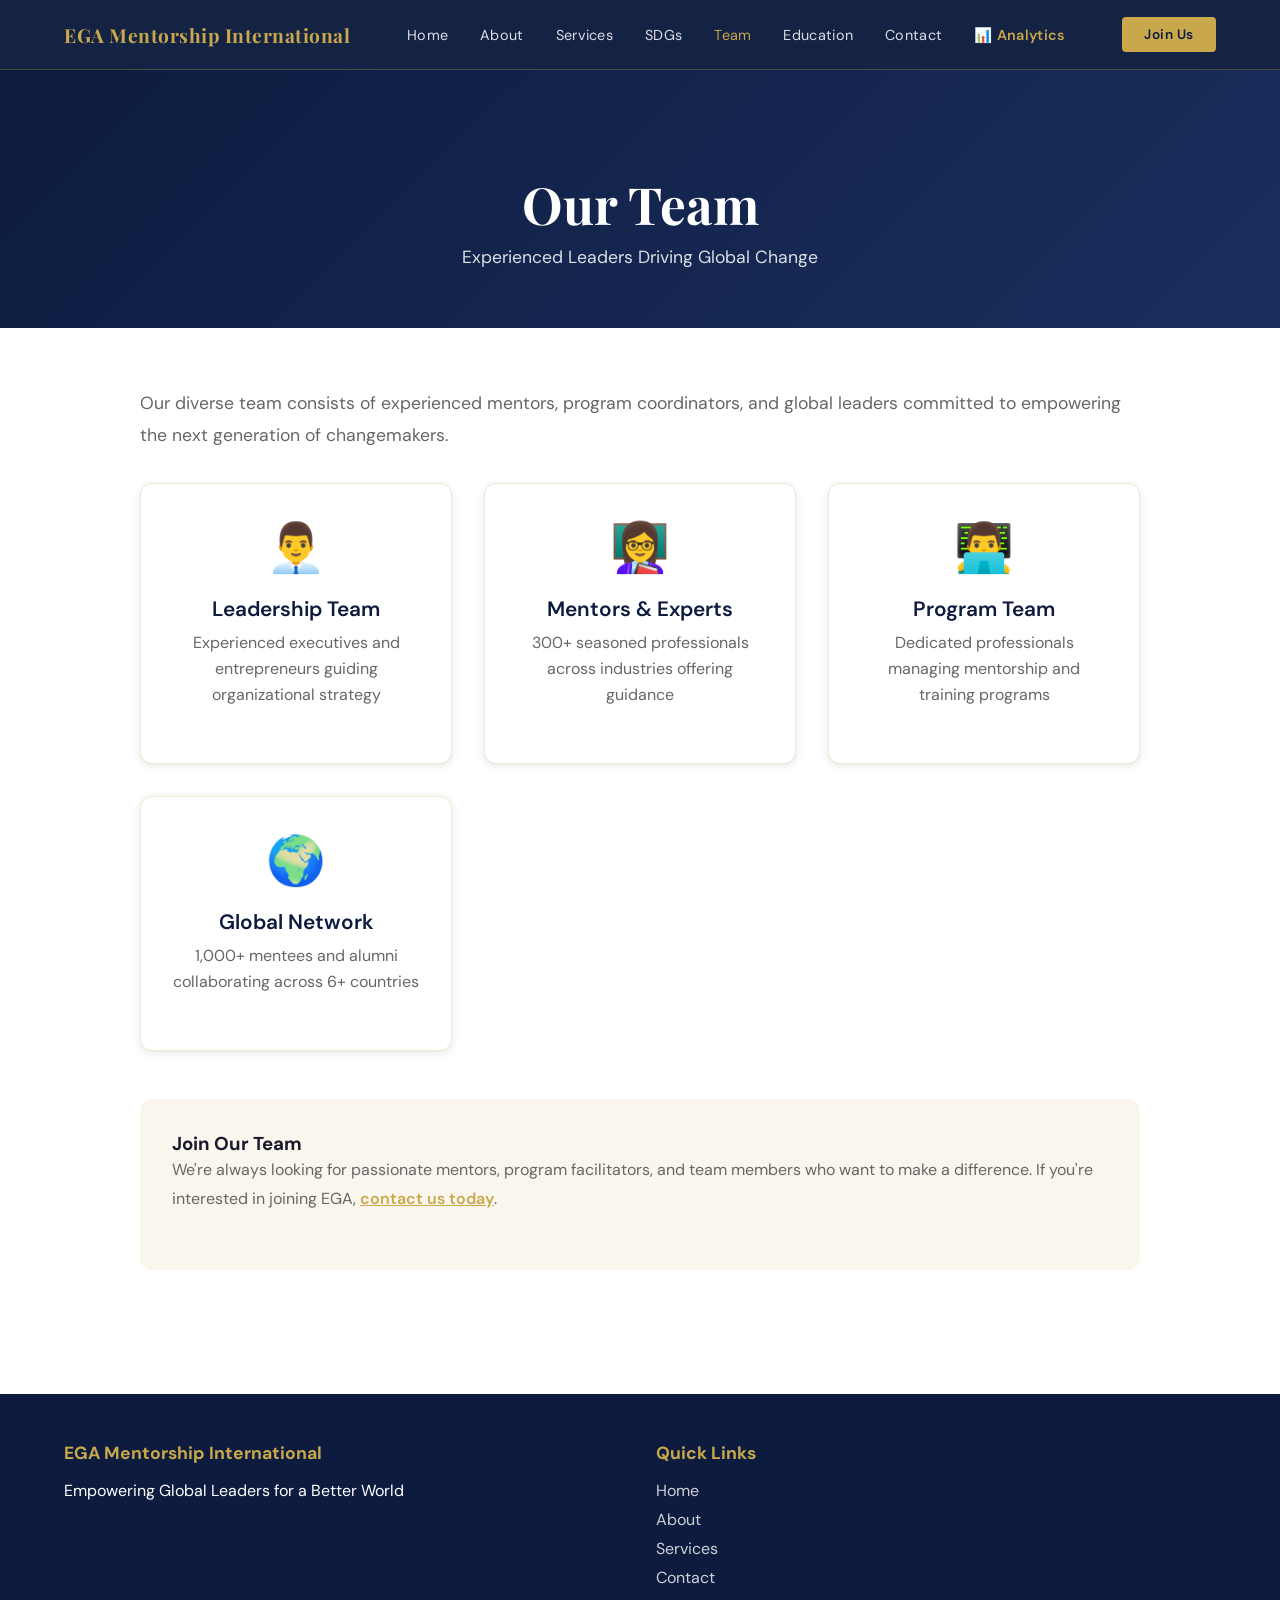
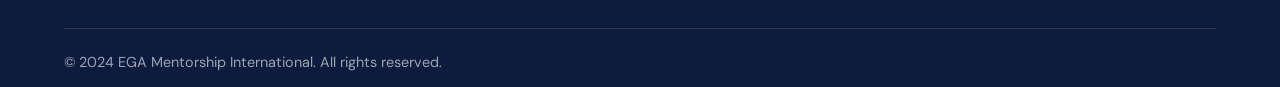
<file: team.html>
<!DOCTYPE html>
<html lang="en">
<head>
<meta charset="UTF-8">
<meta name="viewport" content="width=device-width, initial-scale=1.0">
<title>Team | EGA Mentorship International</title>
<link href="https://fonts.googleapis.com/css2?family=Playfair+Display:wght@400;600;700;900&family=DM+Sans:wght@300;400;500;600&display=swap" rel="stylesheet">
<link rel="stylesheet" href="styles.css">
</head>
<body>

<!-- NAVIGATION -->
<nav>
  <div class="nav-logo">
    <span>EGA Mentorship International</span>
  </div>
  <ul class="nav-links">
    <li><a href="home.html">Home</a></li>
    <li><a href="about.html">About</a></li>
    <li><a href="services.html">Services</a></li>
    <li><a href="sdgs.html">SDGs</a></li>
    <li><a href="team.html" class="active">Team</a></li>
    <li><a href="education.html">Education</a></li>
    <li><a href="contact.html">Contact</a></li>
    <li><a href="analytics.html" style="color: #C9A84C; font-weight: 600;">📊 Analytics</a></li>
  </ul>
  <a href="contact.html" class="nav-cta">Join Us</a>
  <div class="hamburger" onclick="toggleMenu()"><span></span><span></span><span></span></div>
</nav>

<!-- PAGE HEADER -->
<section class="page-header">
  <h1>Our Team</h1>
  <p>Experienced Leaders Driving Global Change</p>
</section>

<!-- CONTENT -->
<section class="page-content">
  <div class="container">
    <p style="margin-bottom: 2rem; font-size: 1.1rem;">Our diverse team consists of experienced mentors, program coordinators, and global leaders committed to empowering the next generation of changemakers.</p>
    
    <div class="team-grid">
      <div class="team-card">
        <div class="team-avatar">👨‍💼</div>
        <h3>Leadership Team</h3>
        <p>Experienced executives and entrepreneurs guiding organizational strategy</p>
      </div>
      <div class="team-card">
        <div class="team-avatar">👩‍🏫</div>
        <h3>Mentors & Experts</h3>
        <p>300+ seasoned professionals across industries offering guidance</p>
      </div>
      <div class="team-card">
        <div class="team-avatar">👨‍💻</div>
        <h3>Program Team</h3>
        <p>Dedicated professionals managing mentorship and training programs</p>
      </div>
      <div class="team-card">
        <div class="team-avatar">🌍</div>
        <h3>Global Network</h3>
        <p>1,000+ mentees and alumni collaborating across 6+ countries</p>
      </div>
    </div>

    <div style="margin-top: 3rem; padding: 2rem; background: rgba(201,168,76,0.1); border-radius: 12px;">
      <h3>Join Our Team</h3>
      <p>We're always looking for passionate mentors, program facilitators, and team members who want to make a difference. If you're interested in joining EGA, <a href="contact.html" style="color: var(--gold); font-weight: 600;">contact us today</a>.</p>
    </div>
  </div>
</section>

<!-- FOOTER -->
<footer>
  <div class="footer-content">
    <div class="footer-section">
      <h3>EGA Mentorship International</h3>
      <p>Empowering Global Leaders for a Better World</p>
    </div>
    <div class="footer-section">
      <h4>Quick Links</h4>
      <ul>
        <li><a href="home.html">Home</a></li>
        <li><a href="about.html">About</a></li>
        <li><a href="services.html">Services</a></li>
        <li><a href="contact.html">Contact</a></li>
      </ul>
    </div>
  </div>
  <div class="footer-bottom">
    <p>&copy; 2024 EGA Mentorship International. All rights reserved.</p>
  </div>
</footer>

<style>
  .team-grid {
    display: grid;
    grid-template-columns: repeat(auto-fit, minmax(250px, 1fr));
    gap: 2rem;
    margin: 2rem 0;
  }

  .team-card {
    padding: 2rem;
    background: white;
    border-radius: 12px;
    box-shadow: 0 2px 8px rgba(0,0,0,0.1);
    text-align: center;
    transition: transform 0.3s, box-shadow 0.3s;
  }

  .team-card:hover {
    transform: translateY(-5px);
    box-shadow: 0 4px 12px rgba(0,0,0,0.15);
  }

  .team-avatar {
    font-size: 3rem;
    margin-bottom: 1rem;
  }

  .team-card h3 {
    color: var(--navy);
    margin-bottom: 0.5rem;
    font-size: 1.3rem;
  }

  .team-card p {
    color: #666;
    line-height: 1.6;
  }
</style>

<script src="scripts.js"></script>
<script src="analytics.js"></script>
</body>
</html>
</file>
<file: styles.css>
:root {
  --navy: #0D1B3E;
  --gold: #C9A84C;
  --gold-light: #E8C97A;
  --gold-pale: #FAF3E0;
  --white: #FFFFFF;
  --off-white: #F8F6F1;
  --text-dark: #1A1A2E;
  --text-muted: #5A5A72;
  --border: rgba(201,168,76,0.25);
  --shadow: 0 4px 32px rgba(13,27,62,0.12);
}
* { margin: 0; padding: 0; box-sizing: border-box; }
html { scroll-behavior: smooth; }
body {
  font-family: 'DM Sans', sans-serif;
  background: var(--white);
  color: var(--text-dark);
  overflow-x: hidden;
}

/* ── NAV ── */
nav {
  position: fixed; top: 0; width: 100%; z-index: 1000;
  background: rgba(13,27,62,0.97);
  backdrop-filter: blur(12px);
  border-bottom: 1px solid rgba(201,168,76,0.3);
  padding: 0 5%;
  display: flex; align-items: center; justify-content: space-between;
  height: 70px;
}
.nav-logo { display: flex; align-items: center; gap: 12px; }
.nav-logo img { height: 46px; width: 46px; border-radius: 50%; object-fit: contain; }
.nav-logo span { color: var(--gold); font-family: 'Playfair Display', serif; font-size: 1.2rem; font-weight: 700; letter-spacing: 0.5px; }
.nav-links { display: flex; gap: 2rem; list-style: none; }
.nav-links a { color: rgba(255,255,255,0.85); text-decoration: none; font-size: 0.9rem; font-weight: 400; letter-spacing: 0.3px; transition: color 0.2s; }
.nav-links a:hover { color: var(--gold); }
.nav-links a.active { color: var(--gold); }
.nav-links.show-mobile { display:flex; flex-direction:column; position:fixed; top:70px; left:0; right:0; background:rgba(13,27,62,0.98); padding:1.5rem 8%; gap:1rem; z-index:999; border-bottom:1px solid rgba(201,168,76,0.3); }
.nav-cta {
  background: var(--gold); color: var(--navy);
  padding: 9px 22px; border-radius: 4px;
  text-decoration: none; font-weight: 600; font-size: 0.85rem;
  letter-spacing: 0.5px; transition: background 0.2s;
}
.nav-cta:hover { background: var(--gold-light); }
.hamburger { display: none; flex-direction: column; gap: 5px; cursor: pointer; }
.hamburger span { width: 24px; height: 2px; background: var(--gold); display: block; transition: transform 0.25s ease, opacity 0.2s ease; }
.hamburger.active span:nth-child(1) { transform: translateY(7px) rotate(45deg); }
.hamburger.active span:nth-child(2) { opacity: 0; }
.hamburger.active span:nth-child(3) { transform: translateY(-7px) rotate(-45deg); }
.back-to-top { position: fixed; right: 24px; bottom: 24px; width: 46px; height: 46px; border-radius: 50%; border: 1px solid rgba(255,255,255,0.18); background: rgba(13,27,62,0.95); color: #fff; display: flex; align-items: center; justify-content: center; font-size: 1.2rem; cursor: pointer; opacity: 0; transform: translateY(12px); transition: opacity 0.25s ease, transform 0.25s ease; z-index: 1100; }
.back-to-top.visible { opacity: 1; transform: translateY(0); }

/* ── HERO ── */
#home {
  min-height: 100vh;
  background: linear-gradient(135deg, #0D1B3E 0%, #1A2F5E 50%, #0D1B3E 100%);
  display: flex; align-items: center;
  position: relative; overflow: hidden; padding-top: 70px;
}
.hero-bg {
  position: absolute; inset: 0;
  background-image: radial-gradient(circle at 20% 50%, rgba(201,168,76,0.08) 0%, transparent 50%),
                    radial-gradient(circle at 80% 20%, rgba(201,168,76,0.06) 0%, transparent 40%);
}
.hero-grid {
  position: absolute; inset: 0; opacity: 0.04;
  background-image: linear-gradient(var(--gold) 1px, transparent 1px),
                    linear-gradient(90deg, var(--gold) 1px, transparent 1px);
  background-size: 60px 60px;
}
.hero-content { position: relative; z-index: 2; padding: 0 8%; max-width: 1300px; margin: 0 auto; width: 100%; display: flex; align-items: center; gap: 6%; }
.hero-text { flex: 1.1; }
.hero-badge {
  display: inline-flex; align-items: center; gap: 8px;
  background: rgba(201,168,76,0.15); border: 1px solid rgba(201,168,76,0.4);
  color: var(--gold-light); padding: 6px 16px; border-radius: 20px;
  font-size: 0.78rem; font-weight: 500; letter-spacing: 1px; text-transform: uppercase;
  margin-bottom: 1.5rem;
  animation: fadeInUp 0.6s ease forwards;
}
.hero-badge::before { content: ''; width: 6px; height: 6px; background: var(--gold); border-radius: 50%; animation: pulse 2s infinite; }
@keyframes pulse { 0%,100%{opacity:1;transform:scale(1)} 50%{opacity:0.5;transform:scale(1.3)} }
.hero-title {
  font-family: 'Playfair Display', serif;
  font-size: clamp(2.4rem, 5vw, 4rem);
  font-weight: 900; color: var(--white); line-height: 1.1;
  margin-bottom: 1.5rem;
  animation: fadeInUp 0.8s ease 0.1s both;
}
.hero-title .accent { color: var(--gold); }
.hero-sub {
  color: rgba(255,255,255,0.75); font-size: 1.05rem; line-height: 1.8;
  max-width: 520px; margin-bottom: 2.5rem;
  animation: fadeInUp 0.8s ease 0.2s both;
}
.hero-actions { display: flex; gap: 1rem; flex-wrap: wrap; animation: fadeInUp 0.8s ease 0.3s both; }
.btn-primary {
  background: var(--gold); color: var(--navy);
  padding: 14px 32px; border-radius: 4px;
  text-decoration: none; font-weight: 700; font-size: 0.95rem;
  letter-spacing: 0.3px; transition: all 0.2s;
  border: 2px solid var(--gold);
}
.btn-primary:hover { background: var(--gold-light); border-color: var(--gold-light); transform: translateY(-1px); }
.btn-outline {
  background: transparent; color: var(--white);
  padding: 14px 32px; border-radius: 4px;
  text-decoration: none; font-weight: 500; font-size: 0.95rem;
  border: 2px solid rgba(255,255,255,0.35); transition: all 0.2s;
}
.btn-outline:hover { border-color: var(--gold); color: var(--gold); }
.hero-stats { display: flex; gap: 2.5rem; margin-top: 3rem; animation: fadeInUp 0.8s ease 0.4s both; }
.stat-item { text-align: center; }
.stat-num { font-family: 'Playfair Display', serif; font-size: 2rem; font-weight: 700; color: var(--gold); display: block; }
.stat-label { font-size: 0.78rem; color: rgba(255,255,255,0.6); text-transform: uppercase; letter-spacing: 1px; }
.hero-logo-side { flex: 0.8; display: flex; justify-content: center; align-items: center; animation: fadeInRight 1s ease 0.2s both; }
.logo-circle {
  width: clamp(260px, 30vw, 380px);
  height: clamp(260px, 30vw, 380px);
  border-radius: 50%;
  border: 3px solid rgba(201,168,76,0.4);
  display: flex; align-items: center; justify-content: center;
  position: relative;
  background: rgba(255,255,255,0.04);
  box-shadow: 0 0 80px rgba(201,168,76,0.15), inset 0 0 40px rgba(255,255,255,0.02);
}
.logo-circle::before {
  content: ''; position: absolute; inset: -12px;
  border-radius: 50%; border: 1px solid rgba(201,168,76,0.2);
}
.logo-circle::after {
  content: ''; position: absolute; inset: -24px;
  border-radius: 50%; border: 1px dashed rgba(201,168,76,0.12);
  animation: spin 20s linear infinite;
}
@keyframes spin { to { transform: rotate(360deg); } }
.logo-circle img { width: 75%; height: 75%; object-fit: contain; border-radius: 50%; }
@keyframes fadeInUp { from { opacity:0; transform:translateY(24px); } to { opacity:1; transform:translateY(0); } }
@keyframes fadeInRight { from { opacity:0; transform:translateX(40px); } to { opacity:1; transform:translateX(0); } }

/* ── SECTION SHARED ── */
section { padding: 90px 8%; }
.section-tag {
  display: inline-block; background: var(--gold-pale);
  color: #8B6914; font-size: 0.75rem; font-weight: 600;
  text-transform: uppercase; letter-spacing: 1.5px;
  padding: 5px 14px; border-radius: 3px; margin-bottom: 1rem;
  border-left: 3px solid var(--gold);
}
.section-title {
  font-family: 'Playfair Display', serif;
  font-size: clamp(1.8rem, 3.5vw, 2.8rem); font-weight: 700;
  color: var(--navy); line-height: 1.2; margin-bottom: 1rem;
}
.section-sub { color: var(--text-muted); font-size: 1.02rem; line-height: 1.8; max-width: 600px; }
.container { max-width: 1200px; margin: 0 auto; }
.divider { width: 60px; height: 3px; background: var(--gold); margin: 1.5rem 0; border-radius: 2px; }

/* ── ABOUT ── */
#about { background: var(--off-white); }
.about-grid { display: grid; grid-template-columns: 1fr 1fr; gap: 5rem; align-items: center; margin-top: 3rem; }
.about-img-wrap { position: relative; }
.about-img-box {
  background: var(--navy);
  border-radius: 8px; padding: 3rem;
  text-align: center; position: relative; overflow: hidden;
}
.about-img-box::before {
  content: ''; position: absolute; top: 0; right: 0;
  width: 120px; height: 120px;
  background: rgba(201,168,76,0.15);
  border-radius: 0 8px 0 100%;
}
.about-img-box .big-logo { width: 180px; height: 180px; border-radius: 50%; margin: 0 auto 1.5rem; display: block; }
.about-img-box h3 { color: var(--gold); font-family: 'Playfair Display', serif; font-size: 1.4rem; margin-bottom: 0.5rem; }
.about-img-box p { color: rgba(255,255,255,0.7); font-size: 0.88rem; }
.countries-strip {
  display: flex; flex-wrap: wrap; gap: 8px; margin-top: 1.5rem; justify-content: center;
}
.country-pill {
  background: rgba(201,168,76,0.15); color: var(--gold-light);
  padding: 4px 12px; border-radius: 20px; font-size: 0.78rem; font-weight: 500;
  border: 1px solid rgba(201,168,76,0.3);
}
.about-text .value-card {
  background: var(--white); border-left: 4px solid var(--gold);
  padding: 1.2rem 1.5rem; border-radius: 0 8px 8px 0;
  margin-bottom: 1rem; box-shadow: var(--shadow);
  transition: transform 0.2s;
}
.about-text .value-card:hover { transform: translateX(4px); }
.value-card h4 { color: var(--navy); font-weight: 600; margin-bottom: 0.4rem; }
.value-card p { color: var(--text-muted); font-size: 0.9rem; line-height: 1.6; }

/* ── SERVICES ── */
#services { background: var(--white); }
.services-header { text-align: center; margin-bottom: 3.5rem; }
.services-header .section-sub { margin: 0 auto; }
.services-header .divider { margin: 1.5rem auto; }
.services-grid { display: grid; grid-template-columns: repeat(3, 1fr); gap: 1.5rem; margin-top: 2rem; }
.service-card {
  background: var(--off-white); border-radius: 8px; padding: 2rem;
  border: 1px solid var(--border); transition: all 0.3s; position: relative; overflow: hidden;
}
.service-card::before {
  content: ''; position: absolute; top: 0; left: 0; right: 0; height: 3px;
  background: var(--gold); transform: scaleX(0); transform-origin: left;
  transition: transform 0.3s;
}
.service-card:hover { transform: translateY(-4px); box-shadow: var(--shadow); background: var(--white); }
.service-card:hover::before { transform: scaleX(1); }
.service-icon {
  width: 52px; height: 52px; background: var(--navy); border-radius: 8px;
  display: flex; align-items: center; justify-content: center; margin-bottom: 1.2rem;
  font-size: 1.4rem;
}
.service-card h3 { color: var(--navy); font-size: 1.05rem; font-weight: 600; margin-bottom: 0.7rem; }
.service-card p { color: var(--text-muted); font-size: 0.88rem; line-height: 1.7; }

/* ── SDGs ── */
#sdgs {
  background: var(--navy);
  position: relative; overflow: hidden;
}
#sdgs::before {
  content: ''; position: absolute; inset: 0;
  background: radial-gradient(ellipse at 50% 100%, rgba(201,168,76,0.08) 0%, transparent 60%);
}
.sdgs-header { text-align: center; margin-bottom: 3rem; position: relative; z-index: 1; }
.sdgs-header .section-title { color: var(--white); }
.sdgs-header .section-sub { color: rgba(255,255,255,0.65); margin: 0 auto; }
.sdgs-header .section-tag { background: rgba(201,168,76,0.15); color: var(--gold); border-color: var(--gold); }
.sdgs-header .divider { margin: 1.5rem auto; }

/* UN Logo Area */
.un-logo-area {
  text-align: center; margin-bottom: 2.5rem; position: relative; z-index: 1;
}
.un-emblem {
  display: inline-flex; flex-direction: column; align-items: center; gap: 8px;
}
.un-logo-svg { width: 80px; height: 80px; }
.un-label { color: rgba(255,255,255,0.8); font-size: 0.8rem; letter-spacing: 1px; text-transform: uppercase; font-weight: 500; }

.sdgs-grid { display: grid; grid-template-columns: repeat(6, 1fr); gap: 10px; position: relative; z-index: 1; max-width: 1100px; margin: 0 auto; }
.sdg-tile {
  border-radius: 6px; padding: 12px 8px; text-align: center;
  cursor: pointer; transition: transform 0.2s, box-shadow 0.2s;
  position: relative; overflow: hidden; min-height: 100px;
  display: flex; flex-direction: column; align-items: center; justify-content: center;
}
.sdg-tile:hover { transform: scale(1.06); box-shadow: 0 8px 24px rgba(0,0,0,0.4); z-index: 2; }
.sdg-num { font-size: 1.5rem; font-weight: 900; font-family: 'Playfair Display', serif; display: block; line-height: 1; margin-bottom: 6px; }
.sdg-name { font-size: 0.65rem; font-weight: 600; letter-spacing: 0.3px; line-height: 1.3; text-transform: uppercase; }

/* Official SDG Colors */
.sdg-1  { background: #E5243B; color: #fff; }
.sdg-2  { background: #DDA63A; color: #fff; }
.sdg-3  { background: #4C9F38; color: #fff; }
.sdg-4  { background: #C5192D; color: #fff; }
.sdg-5  { background: #FF3A21; color: #fff; }
.sdg-6  { background: #26BDE2; color: #fff; }
.sdg-7  { background: #FCC30B; color: #fff; }
.sdg-8  { background: #A21942; color: #fff; }
.sdg-9  { background: #FD6925; color: #fff; }
.sdg-10 { background: #DD1367; color: #fff; }
.sdg-11 { background: #FD9D24; color: #fff; }
.sdg-12 { background: #BF8B2E; color: #fff; }
.sdg-13 { background: #3F7E44; color: #fff; }
.sdg-14 { background: #0A97D9; color: #fff; }
.sdg-15 { background: #56C02B; color: #fff; }
.sdg-16 { background: #00689D; color: #fff; }
.sdg-17 { background: #19486A; color: #fff; }

.sdg-note { text-align: center; margin-top: 2rem; color: rgba(255,255,255,0.5); font-size: 0.82rem; position: relative; z-index: 1; }

/* ── TEAM ── */
#team { background: var(--off-white); }
.team-header { text-align: center; margin-bottom: 3rem; }
.team-header .divider { margin: 1.5rem auto; }
.team-grid { display: grid; grid-template-columns: repeat(3, 1fr); gap: 1.5rem; }
.team-card {
  background: var(--white); border-radius: 8px;
  padding: 2rem 1.5rem; text-align: center;
  border: 1px solid var(--border); transition: all 0.3s;
  box-shadow: 0 2px 12px rgba(13,27,62,0.06);
}
.team-card:hover { transform: translateY(-4px); box-shadow: var(--shadow); }
.avatar {
  width: 80px; height: 80px; border-radius: 50%; margin: 0 auto 1rem;
  background: var(--navy); display: flex; align-items: center; justify-content: center;
  font-family: 'Playfair Display', serif; font-size: 1.4rem; font-weight: 700;
  color: var(--gold); border: 3px solid var(--gold);
}
.team-card h3 { color: var(--navy); font-size: 1rem; font-weight: 600; margin-bottom: 0.3rem; }
.team-card .role { color: var(--gold); font-size: 0.82rem; font-weight: 500; text-transform: uppercase; letter-spacing: 0.5px; margin-bottom: 0.4rem; }
.team-card .country { color: var(--text-muted); font-size: 0.82rem; }

/* ── IMPACT / WHY ── */
#why { background: var(--white); }
.why-grid { display: grid; grid-template-columns: 1fr 1fr; gap: 5rem; align-items: center; margin-top: 2rem; }
.why-list { list-style: none; display: flex; flex-direction: column; gap: 1.2rem; }
.why-item { display: flex; align-items: flex-start; gap: 1rem; }
.why-check {
  width: 28px; height: 28px; background: var(--navy); border-radius: 50%;
  display: flex; align-items: center; justify-content: center;
  color: var(--gold); font-size: 0.8rem; flex-shrink: 0; margin-top: 2px;
  font-weight: 700;
}
.why-item-text h4 { color: var(--navy); font-weight: 600; margin-bottom: 0.3rem; }
.why-item-text p { color: var(--text-muted); font-size: 0.9rem; line-height: 1.6; }
.impact-box {
  background: var(--navy); border-radius: 10px; padding: 3rem;
  text-align: center; position: relative; overflow: hidden;
}
.impact-box::before {
  content: ''; position: absolute; bottom: -40px; right: -40px;
  width: 180px; height: 180px; border-radius: 50%;
  border: 2px solid rgba(201,168,76,0.2);
}
.impact-stats { display: grid; grid-template-columns: 1fr 1fr; gap: 1.5rem; }
.impact-stat { padding: 1.5rem; background: rgba(255,255,255,0.06); border-radius: 8px; border: 1px solid rgba(201,168,76,0.2); }
.impact-stat .num { font-family: 'Playfair Display', serif; font-size: 2.2rem; font-weight: 700; color: var(--gold); display: block; }
.impact-stat .lbl { color: rgba(255,255,255,0.65); font-size: 0.8rem; text-transform: uppercase; letter-spacing: 0.8px; margin-top: 4px; display: block; }
.impact-box h3 { color: var(--white); font-family: 'Playfair Display', serif; font-size: 1.4rem; margin-bottom: 1.5rem; }

/* ── TESTIMONIALS ── */
#testimonials { background: var(--gold-pale); }
.test-header { text-align: center; margin-bottom: 3rem; }
.test-header .divider { margin: 1.5rem auto; }
.test-grid { display: grid; grid-template-columns: repeat(3, 1fr); gap: 1.5rem; }
.test-card {
  background: var(--white); border-radius: 8px; padding: 2rem;
  border: 1px solid var(--border); box-shadow: 0 2px 12px rgba(13,27,62,0.06);
  position: relative;
}
.test-card::before {
  content: '\201C'; font-family: 'Playfair Display', serif;
  font-size: 4rem; color: var(--gold); line-height: 0.8;
  position: absolute; top: 1.5rem; right: 1.5rem; opacity: 0.3;
}
.test-card p { color: var(--text-dark); font-size: 0.92rem; line-height: 1.8; margin-bottom: 1.5rem; font-style: italic; }
.test-author { display: flex; align-items: center; gap: 10px; }
.test-avatar { width: 38px; height: 38px; background: var(--navy); border-radius: 50%; display: flex; align-items: center; justify-content: center; color: var(--gold); font-weight: 700; font-size: 0.85rem; flex-shrink: 0; }
.test-name { color: var(--navy); font-weight: 600; font-size: 0.88rem; }
.test-role { color: var(--text-muted); font-size: 0.78rem; }

/* ── EDUCATIONAL CONSULTANCY ── */
#education {
  background: linear-gradient(135deg, #0D1B3E 0%, #162347 100%);
  position: relative; overflow: hidden;
}
#education::after {
  content: ''; position: absolute; top: -60px; right: -60px;
  width: 300px; height: 300px; border-radius: 50%;
  border: 2px solid rgba(201,168,76,0.12);
}
.edu-inner { display: grid; grid-template-columns: 1fr 1fr; gap: 5rem; align-items: center; position: relative; z-index: 1; }
.edu-text .section-title { color: var(--white); }
.edu-text .section-tag { background: rgba(201,168,76,0.15); color: var(--gold); border-color: var(--gold); }
.edu-text .section-sub { color: rgba(255,255,255,0.7); }
.edu-text .divider { background: var(--gold); }
.edu-pills { display: flex; flex-wrap: wrap; gap: 10px; margin-top: 2rem; }
.edu-pill {
  background: rgba(255,255,255,0.07); color: rgba(255,255,255,0.85);
  padding: 7px 16px; border-radius: 20px; font-size: 0.82rem; font-weight: 500;
  border: 1px solid rgba(201,168,76,0.25);
}
.edu-cards { display: flex; flex-direction: column; gap: 1rem; }
.edu-card {
  background: rgba(255,255,255,0.06); border-radius: 8px; padding: 1.3rem 1.5rem;
  border: 1px solid rgba(201,168,76,0.2); display: flex; gap: 1rem; align-items: flex-start;
  transition: background 0.2s;
}
.edu-card:hover { background: rgba(201,168,76,0.08); }
.edu-card-icon {
  width: 40px; height: 40px; background: rgba(201,168,76,0.15); border-radius: 8px;
  display: flex; align-items: center; justify-content: center; flex-shrink: 0; font-size: 1.1rem;
}
.edu-card h4 { color: var(--gold-light); font-size: 0.92rem; font-weight: 600; margin-bottom: 0.3rem; }
.edu-card p { color: rgba(255,255,255,0.6); font-size: 0.83rem; line-height: 1.6; }

/* ── CONTACT ── */
#contact { background: var(--off-white); }
.contact-grid { display: grid; grid-template-columns: 1fr 1.4fr; gap: 5rem; align-items: start; margin-top: 2rem; }
.contact-info h3 { font-family: 'Playfair Display', serif; color: var(--navy); font-size: 1.4rem; margin-bottom: 1.5rem; }
.contact-item { display: flex; gap: 14px; align-items: flex-start; margin-bottom: 1.3rem; }
.contact-ic {
  width: 42px; height: 42px; background: var(--navy); border-radius: 8px;
  display: flex; align-items: center; justify-content: center;
  font-size: 1rem; flex-shrink: 0;
}
.contact-item h5 { color: var(--navy); font-size: 0.82rem; font-weight: 600; text-transform: uppercase; letter-spacing: 0.5px; margin-bottom: 3px; }
.contact-item p, .contact-item a { color: var(--text-muted); font-size: 0.9rem; text-decoration: none; }
.contact-item a:hover { color: var(--navy); }
.contact-form { background: var(--white); border-radius: 10px; padding: 2.5rem; box-shadow: var(--shadow); border: 1px solid var(--border); }
.form-row { display: grid; grid-template-columns: 1fr 1fr; gap: 1rem; }
.form-group { margin-bottom: 1.2rem; }
.form-group label { display: block; color: var(--navy); font-size: 0.82rem; font-weight: 600; text-transform: uppercase; letter-spacing: 0.5px; margin-bottom: 6px; }
.form-group input, .form-group select, .form-group textarea {
  width: 100%; padding: 11px 14px; border: 1.5px solid #e0ddd5;
  border-radius: 6px; font-family: 'DM Sans', sans-serif; font-size: 0.9rem;
  color: var(--text-dark); background: var(--white);
  transition: border-color 0.2s; outline: none;
}
.form-group input:focus, .form-group select:focus, .form-group textarea:focus { border-color: var(--gold); }
.form-group textarea { resize: vertical; min-height: 110px; }
.form-submit {
  width: 100%; background: var(--navy); color: var(--gold);
  padding: 13px; border: 2px solid var(--navy); border-radius: 6px;
  font-family: 'DM Sans', sans-serif; font-size: 0.95rem; font-weight: 600;
  cursor: pointer; letter-spacing: 0.5px; transition: all 0.2s;
}
.form-submit:hover { background: var(--gold); color: var(--navy); border-color: var(--gold); }

/* ── FOOTER ── */
footer {
  background: #080F1F; color: rgba(255,255,255,0.7);
  padding: 4rem 8% 2rem;
}
.footer-grid { display: grid; grid-template-columns: 1.5fr 1fr 1fr 1fr; gap: 3rem; margin-bottom: 3rem; }
.footer-brand img { width: 56px; height: 56px; border-radius: 50%; margin-bottom: 1rem; }
.footer-brand h3 { color: var(--gold); font-family: 'Playfair Display', serif; font-size: 1.1rem; margin-bottom: 0.8rem; }
.footer-brand p { font-size: 0.85rem; line-height: 1.7; color: rgba(255,255,255,0.5); }
.footer-col h4 { color: var(--white); font-size: 0.82rem; text-transform: uppercase; letter-spacing: 1px; font-weight: 600; margin-bottom: 1.2rem; }
.footer-col ul { list-style: none; display: flex; flex-direction: column; gap: 0.7rem; }
.footer-col ul li a { color: rgba(255,255,255,0.5); text-decoration: none; font-size: 0.88rem; transition: color 0.2s; }
.footer-col ul li a:hover { color: var(--gold); }
.footer-bottom {
  border-top: 1px solid rgba(255,255,255,0.08); padding-top: 1.5rem;
  display: flex; justify-content: space-between; align-items: center; flex-wrap: gap;
  font-size: 0.82rem; color: rgba(255,255,255,0.35);
}
.footer-bottom a { color: var(--gold); text-decoration: none; }

/* ── SCROLL REVEAL ── */
.reveal { opacity: 0; transform: translateY(30px); transition: all 0.7s ease; }
.reveal.visible { opacity: 1; transform: translateY(0); }

/* ── RESPONSIVE ── */
@media (max-width: 900px) {
  .nav-links { display: none; }
  .hamburger { display: flex; }
  .hero-content { flex-direction: column-reverse; text-align: center; }
  .hero-logo-side { margin-bottom: 2rem; }
  .hero-actions { justify-content: center; }
  .hero-stats { justify-content: center; }
  .hero-sub { margin: 0 auto 2.5rem; }
  .about-grid, .why-grid, .edu-inner, .contact-grid { grid-template-columns: 1fr; gap: 2.5rem; }
  .services-grid, .team-grid, .test-grid { grid-template-columns: 1fr 1fr; }
  .sdgs-grid { grid-template-columns: repeat(4, 1fr); }
  .footer-grid { grid-template-columns: 1fr 1fr; }
}
@media (max-width: 600px) {
  section { padding: 60px 5%; }
  .services-grid, .team-grid, .test-grid, .impact-stats { grid-template-columns: 1fr; }
  .sdgs-grid { grid-template-columns: repeat(3, 1fr); }
  .form-row { grid-template-columns: 1fr; }
  .footer-grid { grid-template-columns: 1fr; }
  .footer-bottom { flex-direction: column; gap: 0.8rem; text-align: center; }
}

/* ── PAGE HEADER & CONTENT (NEW PAGES) ── */
.page-header {
  background: linear-gradient(135deg, #0D1B3E 0%, #1A2F5E 100%);
  color: white;
  padding: 100px 5% 60px;
  text-align: center;
  margin-top: 70px;
}

.page-header h1 {
  font-family: 'Playfair Display', serif;
  font-size: clamp(2rem, 4vw, 3.5rem);
  font-weight: 700;
  margin-bottom: 0.5rem;
}

.page-header p {
  font-size: 1.1rem;
  color: rgba(255,255,255,0.85);
  margin-top: 0.5rem;
}

.page-content {
  padding: 60px 5%;
  background: white;
}

.container {
  max-width: 1000px;
  margin: 0 auto;
}

.container h2 {
  font-family: 'Playfair Display', serif;
  font-size: 2rem;
  color: var(--navy);
  margin: 2rem 0 1rem;
  font-weight: 700;
}

.container p {
  color: #666;
  line-height: 1.8;
  margin-bottom: 1.5rem;
}

.value-cards {
  display: grid;
  grid-template-columns: repeat(auto-fit, minmax(280px, 1fr));
  gap: 2rem;
  margin: 2rem 0;
}

.value-card {
  padding: 2rem;
  background: white;
  border-radius: 12px;
  box-shadow: 0 2px 8px rgba(0,0,0,0.1);
  border-left: 4px solid var(--gold);
  transition: transform 0.3s, box-shadow 0.3s;
}

.value-card:hover {
  transform: translateY(-5px);
  box-shadow: 0 4px 12px rgba(0,0,0,0.15);
}

.value-card h3 {
  color: var(--navy);
  margin-bottom: 0.8rem;
  font-size: 1.3rem;
  font-weight: 600;
}

.value-card h4 {
  color: var(--navy);
  margin-bottom: 0.5rem;
  font-size: 1.1rem;
  font-weight: 600;
}

.value-card p {
  color: #666;
  line-height: 1.6;
  margin: 0;
}

footer {
  background: var(--navy);
  color: white;
  padding: 3rem 5% 1rem;
  margin-top: 4rem;
}

.footer-content {
  display: grid;
  grid-template-columns: repeat(auto-fit, minmax(250px, 1fr));
  gap: 2rem;
  max-width: 1200px;
  margin: 0 auto 2rem;
}

.footer-section h3,
.footer-section h4 {
  color: var(--gold);
  margin-bottom: 1rem;
  font-size: 1.1rem;
}

.footer-section ul {
  list-style: none;
}

.footer-section ul li {
  margin-bottom: 0.5rem;
}

.footer-section a {
  color: rgba(255,255,255,0.8);
  text-decoration: none;
  transition: color 0.2s;
}

.footer-section a:hover {
  color: var(--gold);
}

.footer-bottom {
  text-align: center;
  padding-top: 1.5rem;
  border-top: 1px solid rgba(201,168,76,0.2);
  color: rgba(255,255,255,0.6);
  font-size: 0.9rem;
}

@media (max-width: 900px) {
  .value-cards {
    grid-template-columns: 1fr;
  }
  .page-header h1 {
    font-size: 2.5rem;
  }
}

@media (max-width: 600px) {
  .page-header {
    padding: 80px 5% 40px;
    margin-top: 70px;
  }
  .page-header h1 {
    font-size: 1.8rem;
  }
  .page-content {
    padding: 40px 5%;
  }
}
</file>
